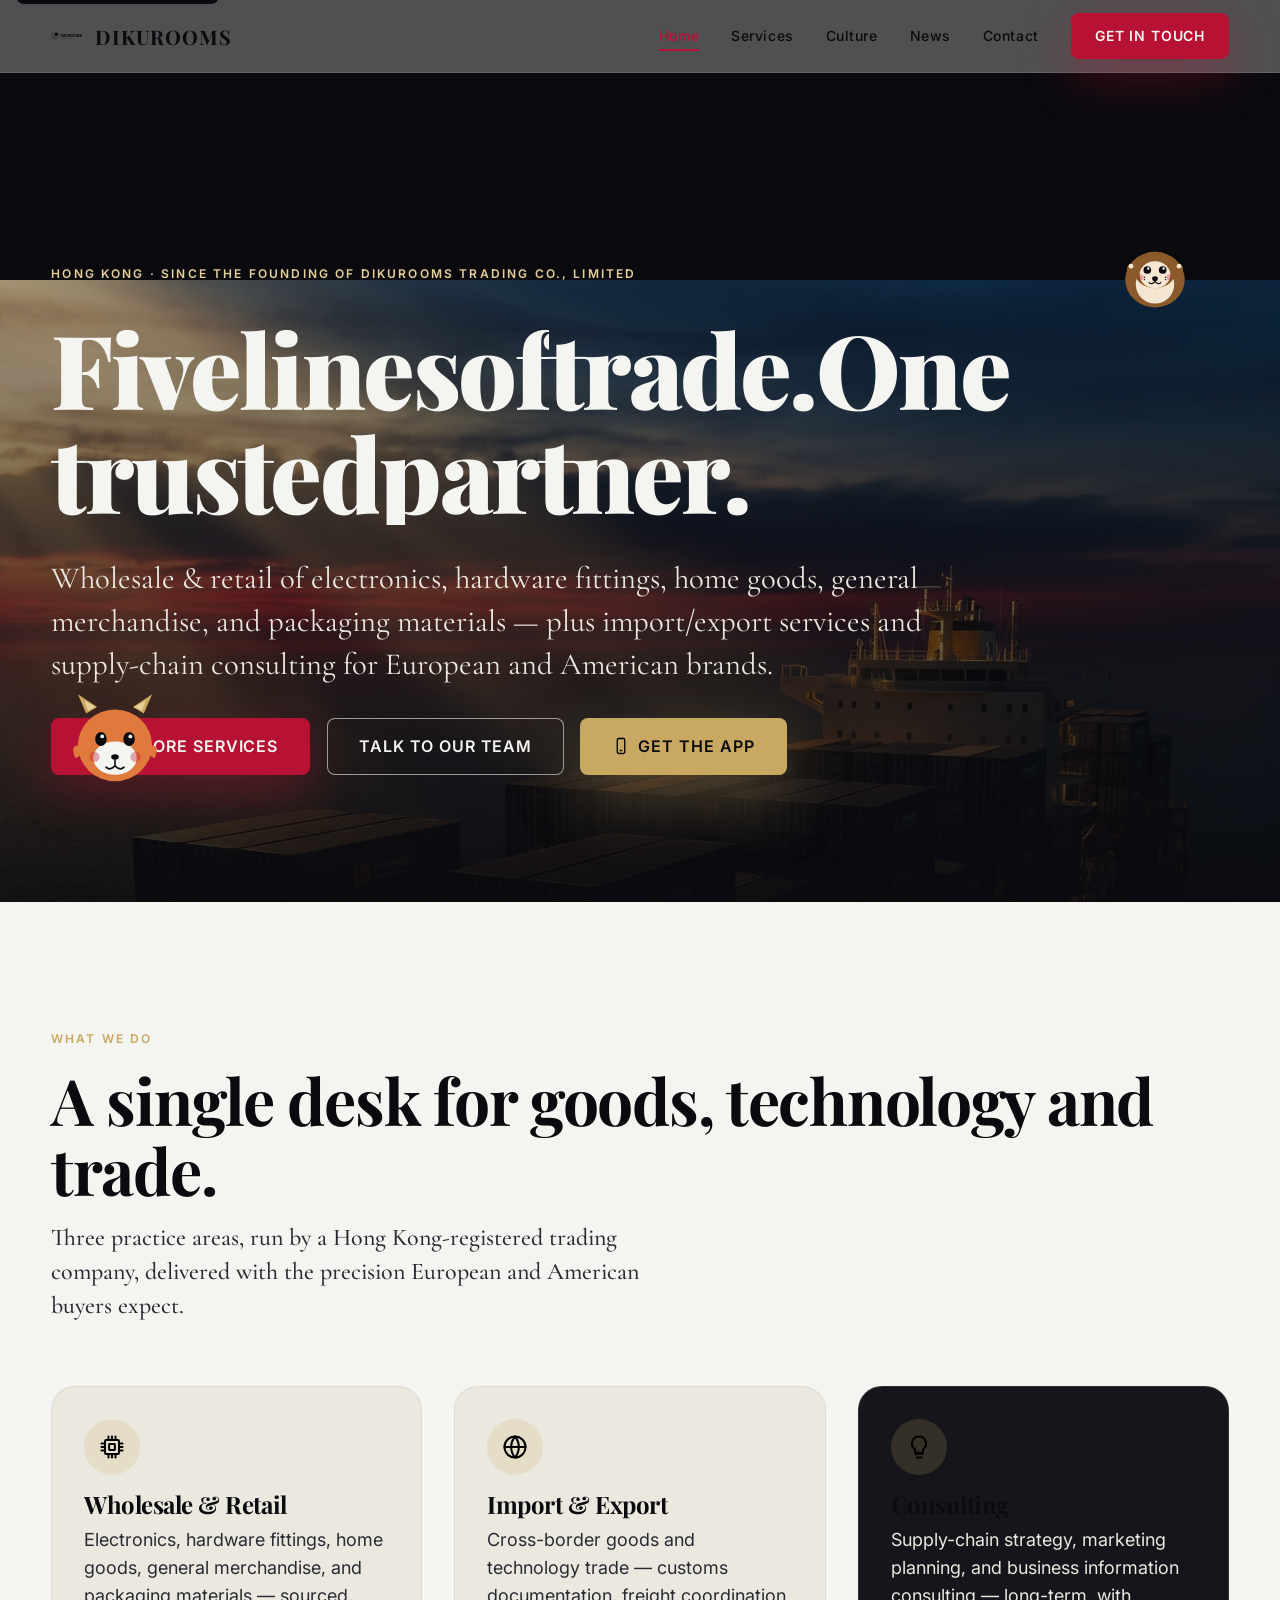
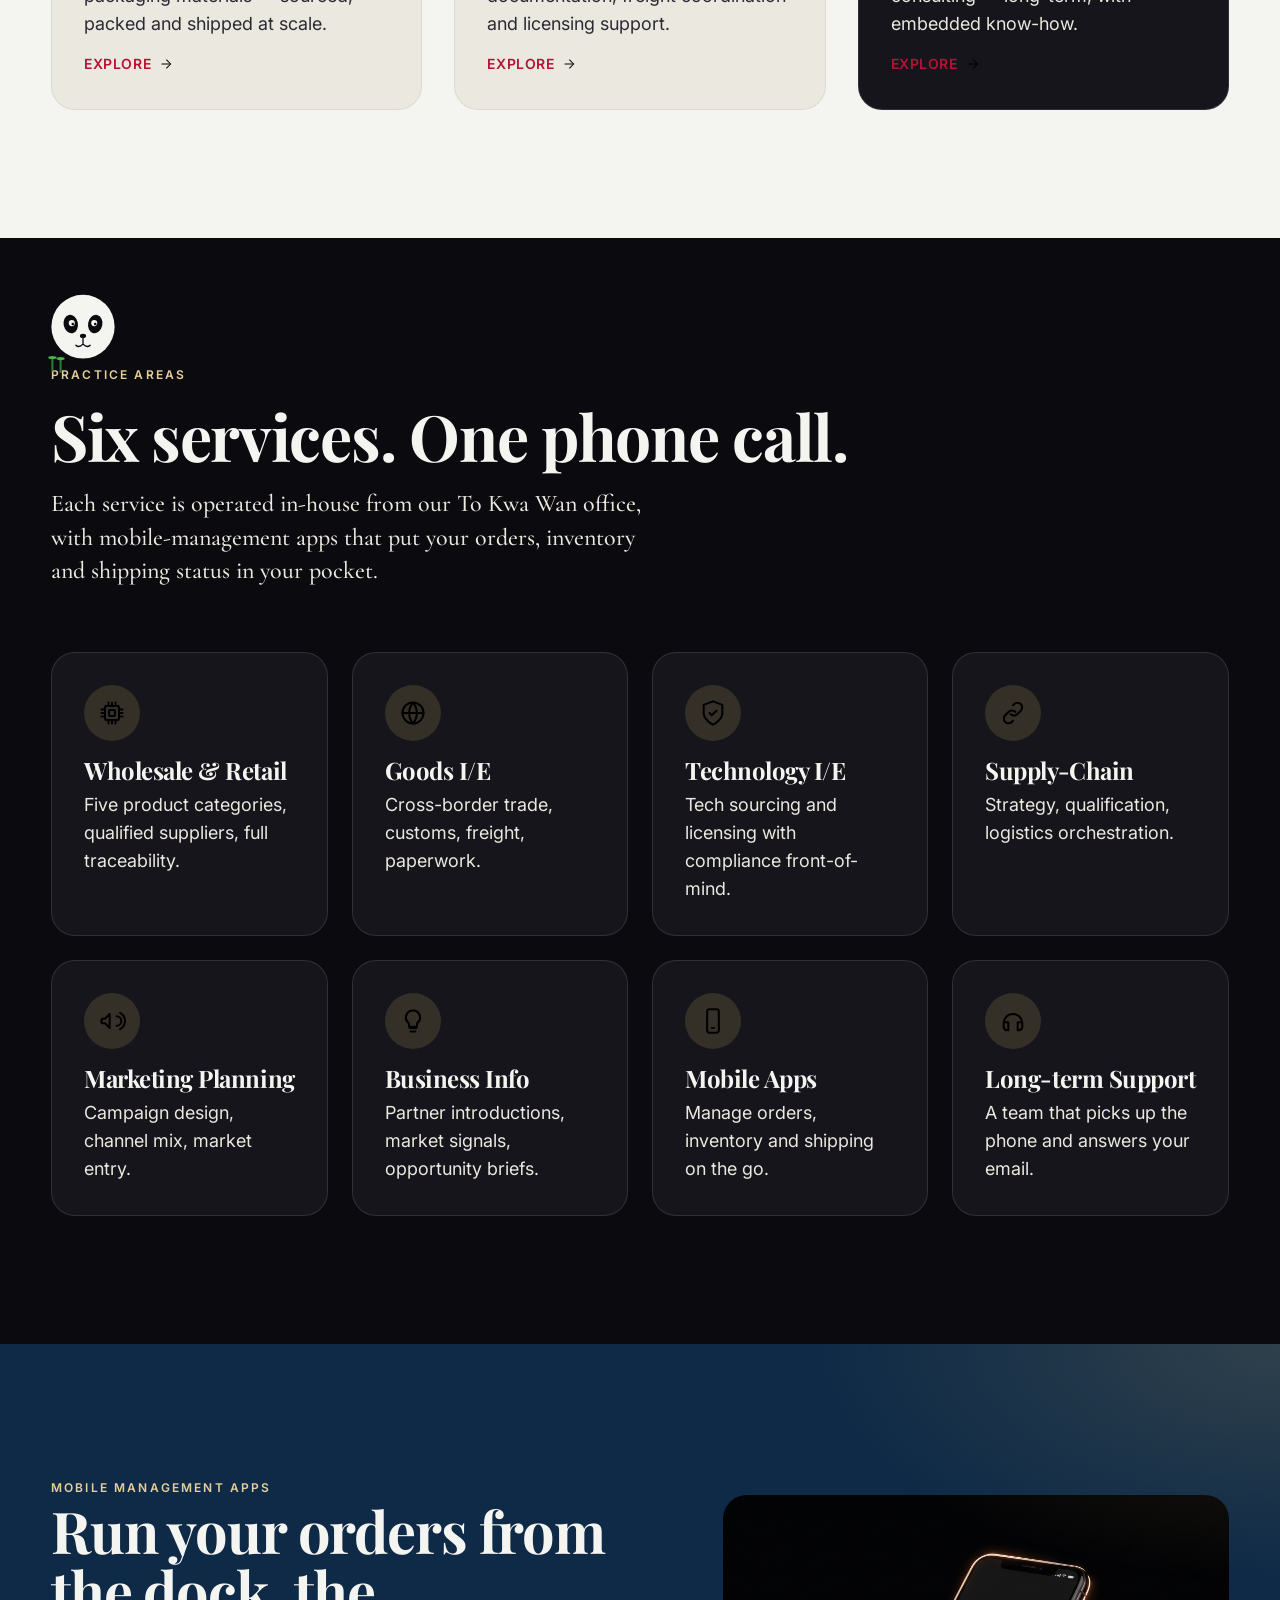
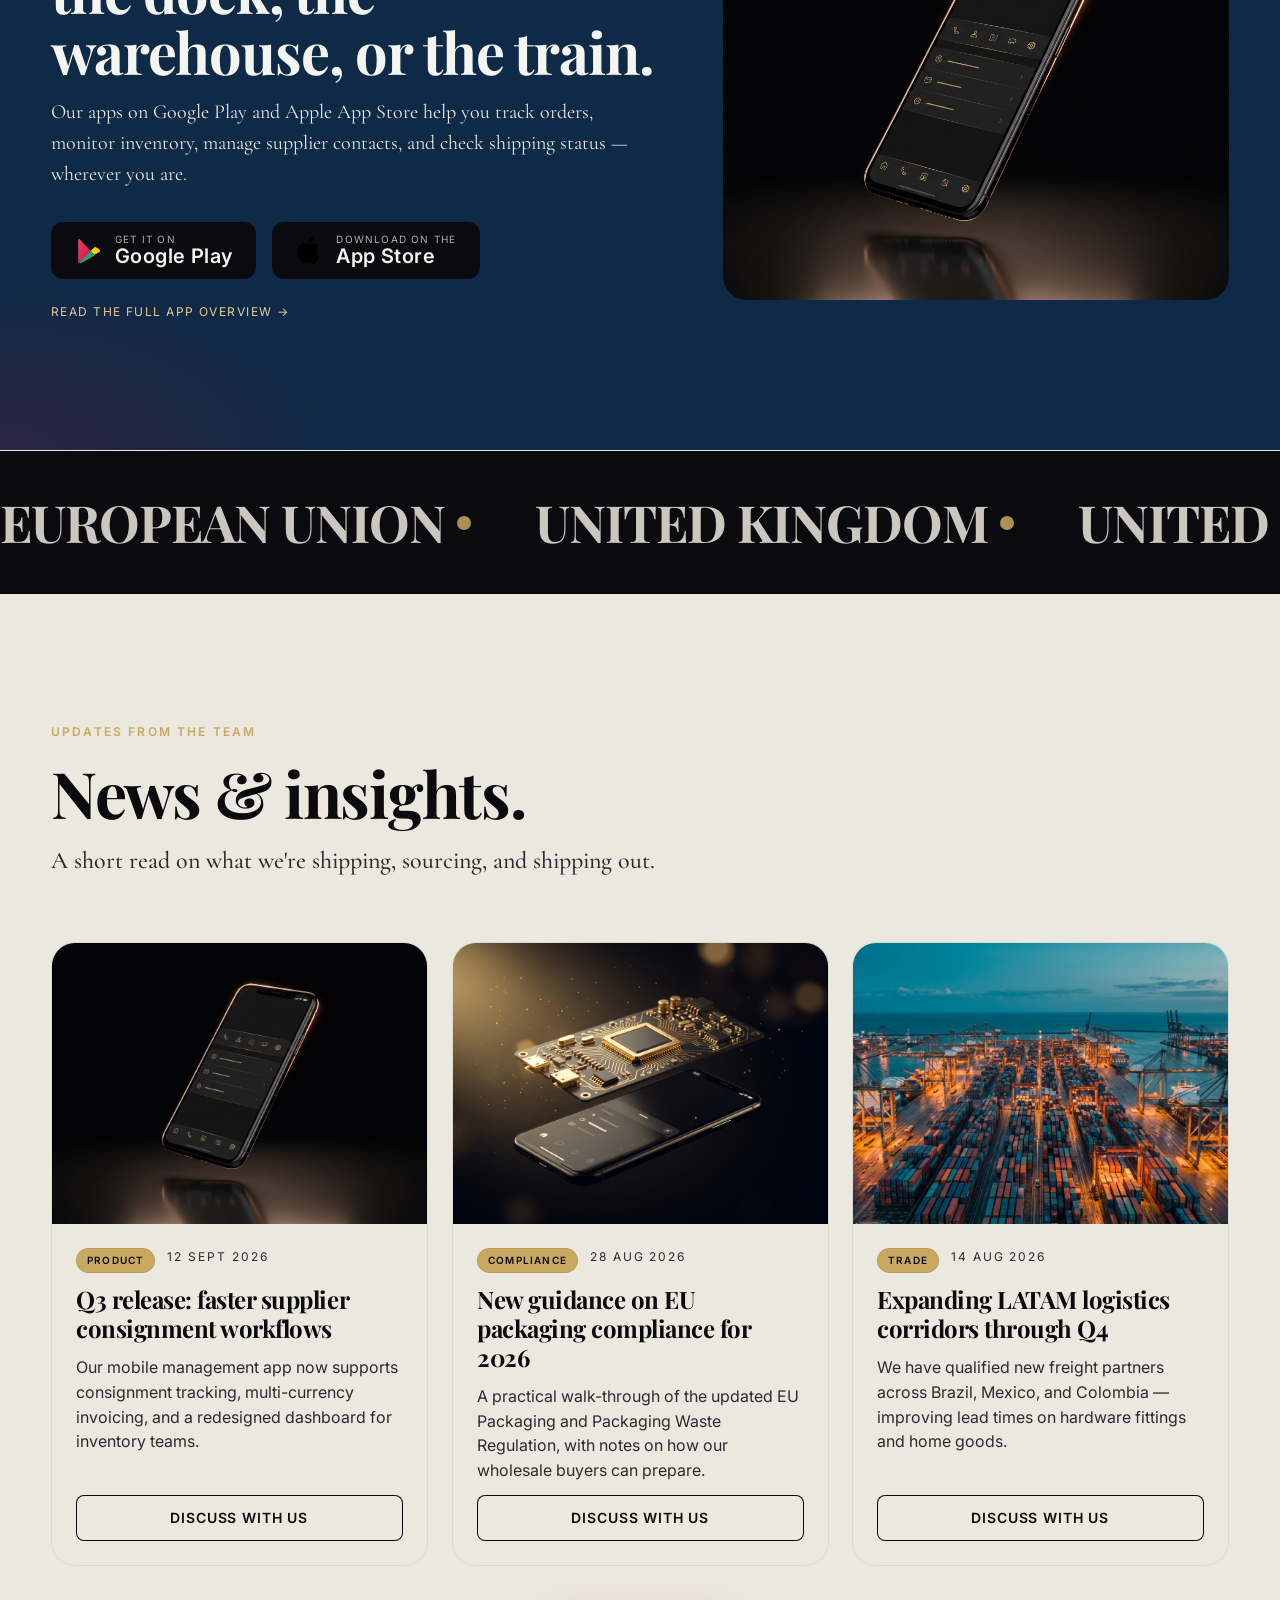
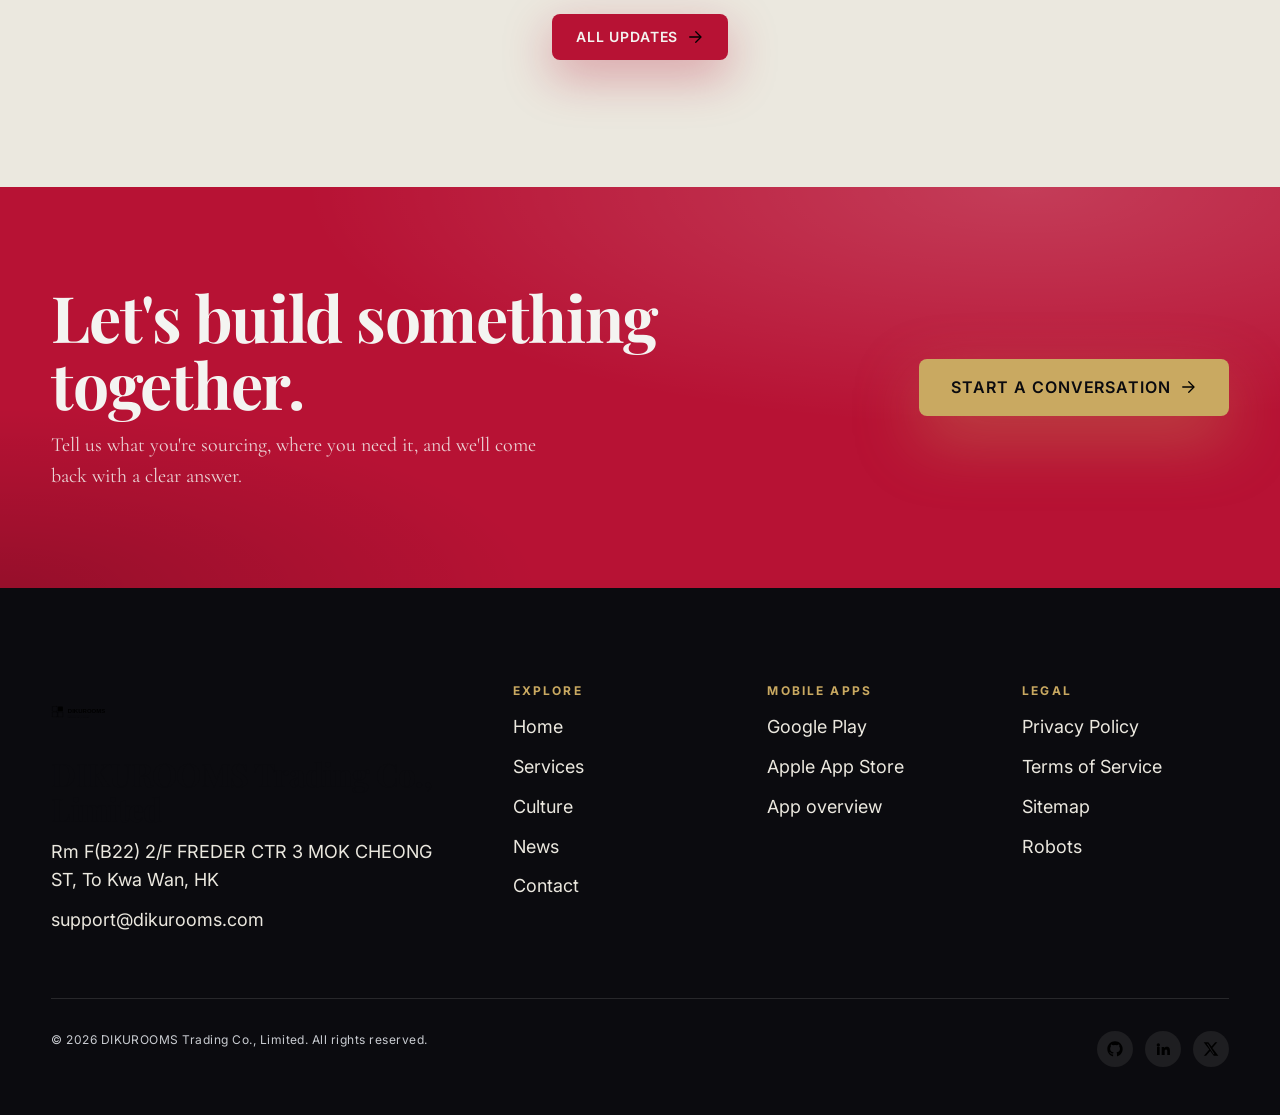
<file: index.html>
<!doctype html>
<html lang="en">
<head>
<meta charset="utf-8" />
<meta name="viewport" content="width=device-width, initial-scale=1, viewport-fit=cover" />
<meta name="theme-color" content="#0B0B0F" />
<meta name="color-scheme" content="light dark" />

<title>DIKUROOMS Trading — Wholesale, Import/Export &amp; Supply-Chain Partner</title>
<meta name="description" content="DIKUROOMS Trading Co., Limited — Hong Kong-registered wholesale, import/export, supply-chain consulting and mobile-management apps for European and American markets." />
<meta name="robots" content="index,follow,max-image-preview:large" />
<link rel="canonical" href="https://dikurooms.com/" />

<!-- OpenGraph -->
<meta property="og:type" content="website" />
<meta property="og:site_name" content="DIKUROOMS Trading" />
<meta property="og:title" content="DIKUROOMS Trading — Wholesale, Import/Export &amp; Supply-Chain Partner" />
<meta property="og:description" content="Hong Kong-registered wholesale, import/export, supply-chain consulting and mobile-management apps for European and American markets." />
<meta property="og:url" content="https://dikurooms.com/" />
<meta property="og:image" content="https://dikurooms.com/images/og/og-cover.png" />
<meta property="og:image:width" content="1200" />
<meta property="og:image:height" content="630" />
<meta property="og:locale" content="en_US" />

<!-- Twitter -->
<meta name="twitter:card" content="summary_large_image" />
<meta name="twitter:title" content="DIKUROOMS Trading — Wholesale, Import/Export &amp; Supply-Chain Partner" />
<meta name="twitter:description" content="Hong Kong-registered wholesale, import/export, supply-chain consulting and mobile-management apps for European and American markets." />
<meta name="twitter:image" content="https://dikurooms.com/images/og/og-cover.png" />

<link rel="icon" type="image/svg+xml" href="/images/logo/favicon.svg" />
<link rel="apple-touch-icon" href="/images/logo/favicon.svg" />
<link rel="preconnect" href="https://fonts.googleapis.com" />
<link rel="preconnect" href="https://fonts.gstatic.com" crossorigin />
<link rel="preload" as="image" href="/images/hero/home-hero.png" fetchpriority="high" />
<link rel="stylesheet" href="https://fonts.googleapis.com/css2?family=Playfair+Display:wght@400;700;900&family=Cormorant+Garamond:wght@500;600&family=Inter:wght@300;400;500;700&family=JetBrains+Mono:wght@400;600&display=swap" />
<link rel="stylesheet" href="/css/styles.css" />

<!-- JSON-LD: Organization + WebSite -->
<script type="application/ld+json">
{
  "@context": "https://schema.org",
  "@graph": [
    {
      "@type": "Organization",
      "@id": "https://dikurooms.com/#organization",
      "name": "DIKUROOMS Trading Co., Limited",
      "legalName": "DIKUROOMS Trading Co., Limited",
      "url": "https://dikurooms.com/",
      "logo": "https://dikurooms.com/images/logo/dikurooms-logo.svg",
      "email": "support@dikurooms.com",
      "description": "Wholesale and retail of electronics, hardware fittings, home goods, general merchandise, and packaging materials. Import/export of goods and technology. Supply-chain consulting, marketing planning, and business information consulting.",
      "address": {
        "@type": "PostalAddress",
        "streetAddress": "Rm F(B22) 2/F FREDER CTR 3 MOK CHEONG ST",
        "addressLocality": "To Kwa Wan",
        "addressRegion": "Kowloon",
        "addressCountry": "HK"
      },
      "sameAs": [
        "https://github.com/qumengyao683/dikurooms.com.git"
      ]
    },
    {
      "@type": "WebSite",
      "@id": "https://dikurooms.com/#website",
      "url": "https://dikurooms.com/",
      "name": "DIKUROOMS Trading",
      "publisher": { "@id": "https://dikurooms.com/#organization" },
      "inLanguage": "en"
    }
  ]
}
</script>
</head>
<body data-header="ink">
<div data-partial="header"></div>

<main id="main">

<!-- ============================================================ HERO -->
<section class="hero" aria-labelledby="hero-title">
  <div class="hero__bg parallax" data-parallax="0.25">
    <img src="/images/hero/home-hero.png" alt="" width="1920" height="1080" />
  </div>

  <img class="hero__mascot hero__mascot--tr" src="/images/animals/otter.svg" alt="" aria-hidden="true" width="96" height="96" />
  <img class="hero__mascot hero__mascot--bl" src="/images/animals/fox.svg" alt="" aria-hidden="true" width="128" height="128" />

  <div class="container">
    <div class="hero__inner">
      <span class="eyebrow eyebrow--bone">Hong Kong · Since the founding of DIKUROOMS Trading Co., Limited</span>
      <h1 id="hero-title" class="hero__title" data-split>Five lines of trade. One trusted partner.</h1>
      <p class="hero__sub">
        Wholesale &amp; retail of electronics, hardware fittings, home goods, general merchandise, and packaging materials — plus import/export services and supply-chain consulting for European and American brands.
      </p>
      <div class="hero__cta-row">
        <span class="magnetic" data-magnetic="40"><a class="btn btn--primary btn--lg btn--shimmer" href="/services.html">
          <img class="btn__icon" src="/images/icons/arrow.svg" alt="" width="18" height="18" />
          Explore services
        </a></span>
        <span class="magnetic" data-magnetic="40"><a class="btn btn--ghost btn--lg" href="/contact.html" style="color: var(--bone); box-shadow: inset 0 0 0 1px rgba(244,244,241,0.6);">
          Talk to our team
        </a></span>
        <span class="magnetic" data-magnetic="40"><a class="btn btn--gold btn--lg" href="/services.html#mobile-apps">
          <img class="btn__icon" src="/images/icons/mobile-app.svg" alt="" width="18" height="18" />
          Get the app
        </a></span>
      </div>
    </div>
  </div>
</section>

<!-- ============================================================ VALUE PROPS -->
<section class="section" aria-labelledby="value-title">
  <div class="container">
    <div class="section-title reveal">
      <span class="eyebrow">What we do</span>
      <h2 id="value-title" class="display-3">A single desk for goods, technology and trade.</h2>
      <p class="lede section-title__lede">
        Three practice areas, run by a Hong Kong-registered trading company, delivered with the precision European and American buyers expect.
      </p>
    </div>

    <div class="value-grid reveal-stagger">
      <article class="card">
        <span class="card__icon"><img src="/images/icons/electronics.svg" alt="" width="28" height="28" /></span>
        <h3 class="card__title">Wholesale &amp; Retail</h3>
        <p class="card__body">Electronics, hardware fittings, home goods, general merchandise, and packaging materials — sourced, packed and shipped at scale.</p>
        <a class="card__link" href="/services.html#wholesale-retail">Explore <img src="/images/icons/arrow.svg" alt="" width="14" height="14" /></a>
      </article>
      <article class="card">
        <span class="card__icon"><img src="/images/icons/globe.svg" alt="" width="28" height="28" /></span>
        <h3 class="card__title">Import &amp; Export</h3>
        <p class="card__body">Cross-border goods and technology trade — customs documentation, freight coordination and licensing support.</p>
        <a class="card__link" href="/services.html#import-export-goods">Explore <img src="/images/icons/arrow.svg" alt="" width="14" height="14" /></a>
      </article>
      <article class="card card--ink">
        <span class="card__icon"><img src="/images/icons/consulting.svg" alt="" width="28" height="28" /></span>
        <h3 class="card__title">Consulting</h3>
        <p class="card__body">Supply-chain strategy, marketing planning, and business information consulting — long-term, with embedded know-how.</p>
        <a class="card__link" href="/services.html#supply-chain-consulting">Explore <img src="/images/icons/arrow.svg" alt="" width="14" height="14" /></a>
      </article>
    </div>
  </div>
</section>

<!-- ============================================================ SERVICES TEASER -->
<section class="section section--ink" aria-labelledby="services-title">
  <div class="accent-mascot accent-mascot--tl" aria-hidden="true">
    <img src="/images/animals/panda.svg" alt="" width="80" height="80" />
  </div>
  <div class="container">
    <div class="section-title reveal">
      <span class="eyebrow eyebrow--bone">Practice areas</span>
      <h2 id="services-title" class="display-3">Six services. One phone call.</h2>
      <p class="lede lede--bone section-title__lede">
        Each service is operated in-house from our To Kwa Wan office, with mobile-management apps that put your orders, inventory and shipping status in your pocket.
      </p>
    </div>

    <div class="service-grid reveal-stagger">
      <article class="card card--ink">
        <span class="card__icon"><img src="/images/icons/electronics.svg" alt="" width="28" height="28" /></span>
        <h3 class="card__title">Wholesale &amp; Retail</h3>
        <p class="card__body">Five product categories, qualified suppliers, full traceability.</p>
      </article>
      <article class="card card--ink">
        <span class="card__icon"><img src="/images/icons/globe.svg" alt="" width="28" height="28" /></span>
        <h3 class="card__title">Goods I/E</h3>
        <p class="card__body">Cross-border trade, customs, freight, paperwork.</p>
      </article>
      <article class="card card--ink">
        <span class="card__icon"><img src="/images/icons/shield.svg" alt="" width="28" height="28" /></span>
        <h3 class="card__title">Technology I/E</h3>
        <p class="card__body">Tech sourcing and licensing with compliance front-of-mind.</p>
      </article>
      <article class="card card--ink">
        <span class="card__icon"><img src="/images/icons/supply-chain.svg" alt="" width="28" height="28" /></span>
        <h3 class="card__title">Supply-Chain</h3>
        <p class="card__body">Strategy, qualification, logistics orchestration.</p>
      </article>
      <article class="card card--ink">
        <span class="card__icon"><img src="/images/icons/marketing.svg" alt="" width="28" height="28" /></span>
        <h3 class="card__title">Marketing Planning</h3>
        <p class="card__body">Campaign design, channel mix, market entry.</p>
      </article>
      <article class="card card--ink">
        <span class="card__icon"><img src="/images/icons/consulting.svg" alt="" width="28" height="28" /></span>
        <h3 class="card__title">Business Info</h3>
        <p class="card__body">Partner introductions, market signals, opportunity briefs.</p>
      </article>
      <article class="card card--ink">
        <span class="card__icon"><img src="/images/icons/mobile-app.svg" alt="" width="28" height="28" /></span>
        <h3 class="card__title">Mobile Apps</h3>
        <p class="card__body">Manage orders, inventory and shipping on the go.</p>
      </article>
      <article class="card card--ink">
        <span class="card__icon"><img src="/images/icons/support.svg" alt="" width="28" height="28" /></span>
        <h3 class="card__title">Long-term Support</h3>
        <p class="card__body">A team that picks up the phone and answers your email.</p>
      </article>
    </div>
  </div>
</section>

<!-- ============================================================ APPS BAND -->
<section class="section apps-band" aria-labelledby="apps-title" data-particles="22">
  <div class="container">
    <div class="apps-band__inner">
      <div class="reveal">
        <span class="eyebrow eyebrow--bone">Mobile Management Apps</span>
        <h2 id="apps-title" class="apps-band__title">Run your orders from the dock, the warehouse, or the train.</h2>
        <p class="apps-band__sub">
          Our apps on Google Play and Apple App Store help you track orders, monitor inventory, manage supplier contacts, and check shipping status — wherever you are.
        </p>
        <div class="apps-band__store-row">
          <span class="magnetic" data-magnetic="32"><a class="app-store" href="https://play.google.com/store/apps/dev?id=dikurooms" rel="noopener" target="_blank">
            <img class="app-store__icon" src="/images/icons/google-play.svg" alt="" width="28" height="28" />
            <span class="app-store__text">
              <span class="app-store__small">Get it on</span>
              <span class="app-store__big">Google Play</span>
            </span>
          </a></span>
          <span class="magnetic" data-magnetic="32"><a class="app-store" href="https://apps.apple.com/app/id-dikurooms" rel="noopener" target="_blank">
            <img class="app-store__icon" src="/images/icons/app-store.svg" alt="" width="28" height="28" />
            <span class="app-store__text">
              <span class="app-store__small">Download on the</span>
              <span class="app-store__big">App Store</span>
            </span>
          </a></span>
        </div>
        <p class="muted-bone" style="margin-top: var(--s-24); font-size: var(--fs-12); letter-spacing: 0.12em; text-transform: uppercase;">
          <a href="/services.html#mobile-apps" style="color: var(--gold-soft);">Read the full app overview →</a>
        </p>
      </div>
      <div class="apps-band__visual reveal">
        <img src="/images/sections/mobile-app.png" alt="DIKUROOMS mobile management app dashboard" />
      </div>
    </div>
  </div>
</section>

<!-- ============================================================ MARKETS MARQUEE -->
<section class="marquee marquee--ink" aria-label="Markets served">
  <div class="marquee__track">
    <span class="marquee__item">European Union<span class="dot"></span></span>
    <span class="marquee__item">United Kingdom<span class="dot"></span></span>
    <span class="marquee__item">United States<span class="dot"></span></span>
    <span class="marquee__item">LATAM<span class="dot"></span></span>
    <span class="marquee__item">APAC<span class="dot"></span></span>
    <span class="marquee__item">Middle East<span class="dot"></span></span>
    <span class="marquee__item">Africa<span class="dot"></span></span>
    <span class="marquee__item">Australia &amp; NZ<span class="dot"></span></span>
    <span class="marquee__item">Canada<span class="dot"></span></span>
    <!-- duplicate for seamless loop -->
    <span class="marquee__item">European Union<span class="dot"></span></span>
    <span class="marquee__item">United Kingdom<span class="dot"></span></span>
    <span class="marquee__item">United States<span class="dot"></span></span>
    <span class="marquee__item">LATAM<span class="dot"></span></span>
    <span class="marquee__item">APAC<span class="dot"></span></span>
    <span class="marquee__item">Middle East<span class="dot"></span></span>
    <span class="marquee__item">Africa<span class="dot"></span></span>
    <span class="marquee__item">Australia &amp; NZ<span class="dot"></span></span>
    <span class="marquee__item">Canada<span class="dot"></span></span>
  </div>
</section>

<!-- ============================================================ NEWS STRIP -->
<section class="section section--cream" aria-labelledby="news-title">
  <div class="container">
    <div class="section-title reveal">
      <span class="eyebrow">Updates from the team</span>
      <h2 id="news-title" class="display-3">News &amp; insights.</h2>
      <p class="lede section-title__lede">A short read on what we're shipping, sourcing, and shipping out.</p>
    </div>

    <div id="news-strip" class="news-grid reveal-stagger"></div>

    <div class="center" style="margin-top: var(--s-48);">
      <a class="btn btn--primary btn--shimmer" href="/news.html">
        All updates
        <img class="btn__icon" src="/images/icons/arrow.svg" alt="" width="18" height="18" />
      </a>
    </div>
  </div>
</section>

<!-- ============================================================ CTA BAND -->
<section class="cta-band" aria-labelledby="cta-title">
  <div class="container">
    <div class="cta-band__inner">
      <div>
        <h2 id="cta-title" class="cta-band__title">Let's build something together.</h2>
        <p class="cta-band__sub">Tell us what you're sourcing, where you need it, and we'll come back with a clear answer.</p>
      </div>
      <span class="magnetic" data-magnetic="40">
        <a class="btn btn--gold btn--lg" href="/contact.html">
          Start a conversation
          <img class="btn__icon" src="/images/icons/arrow.svg" alt="" width="18" height="18" />
        </a>
      </span>
    </div>
  </div>
</section>

</main>

<div data-partial="footer"></div>

<script src="/js/partials.js" defer></script>
<script src="/js/animations.js" defer></script>
<script src="/js/news.js" defer></script>
</body>
</html>
</file>
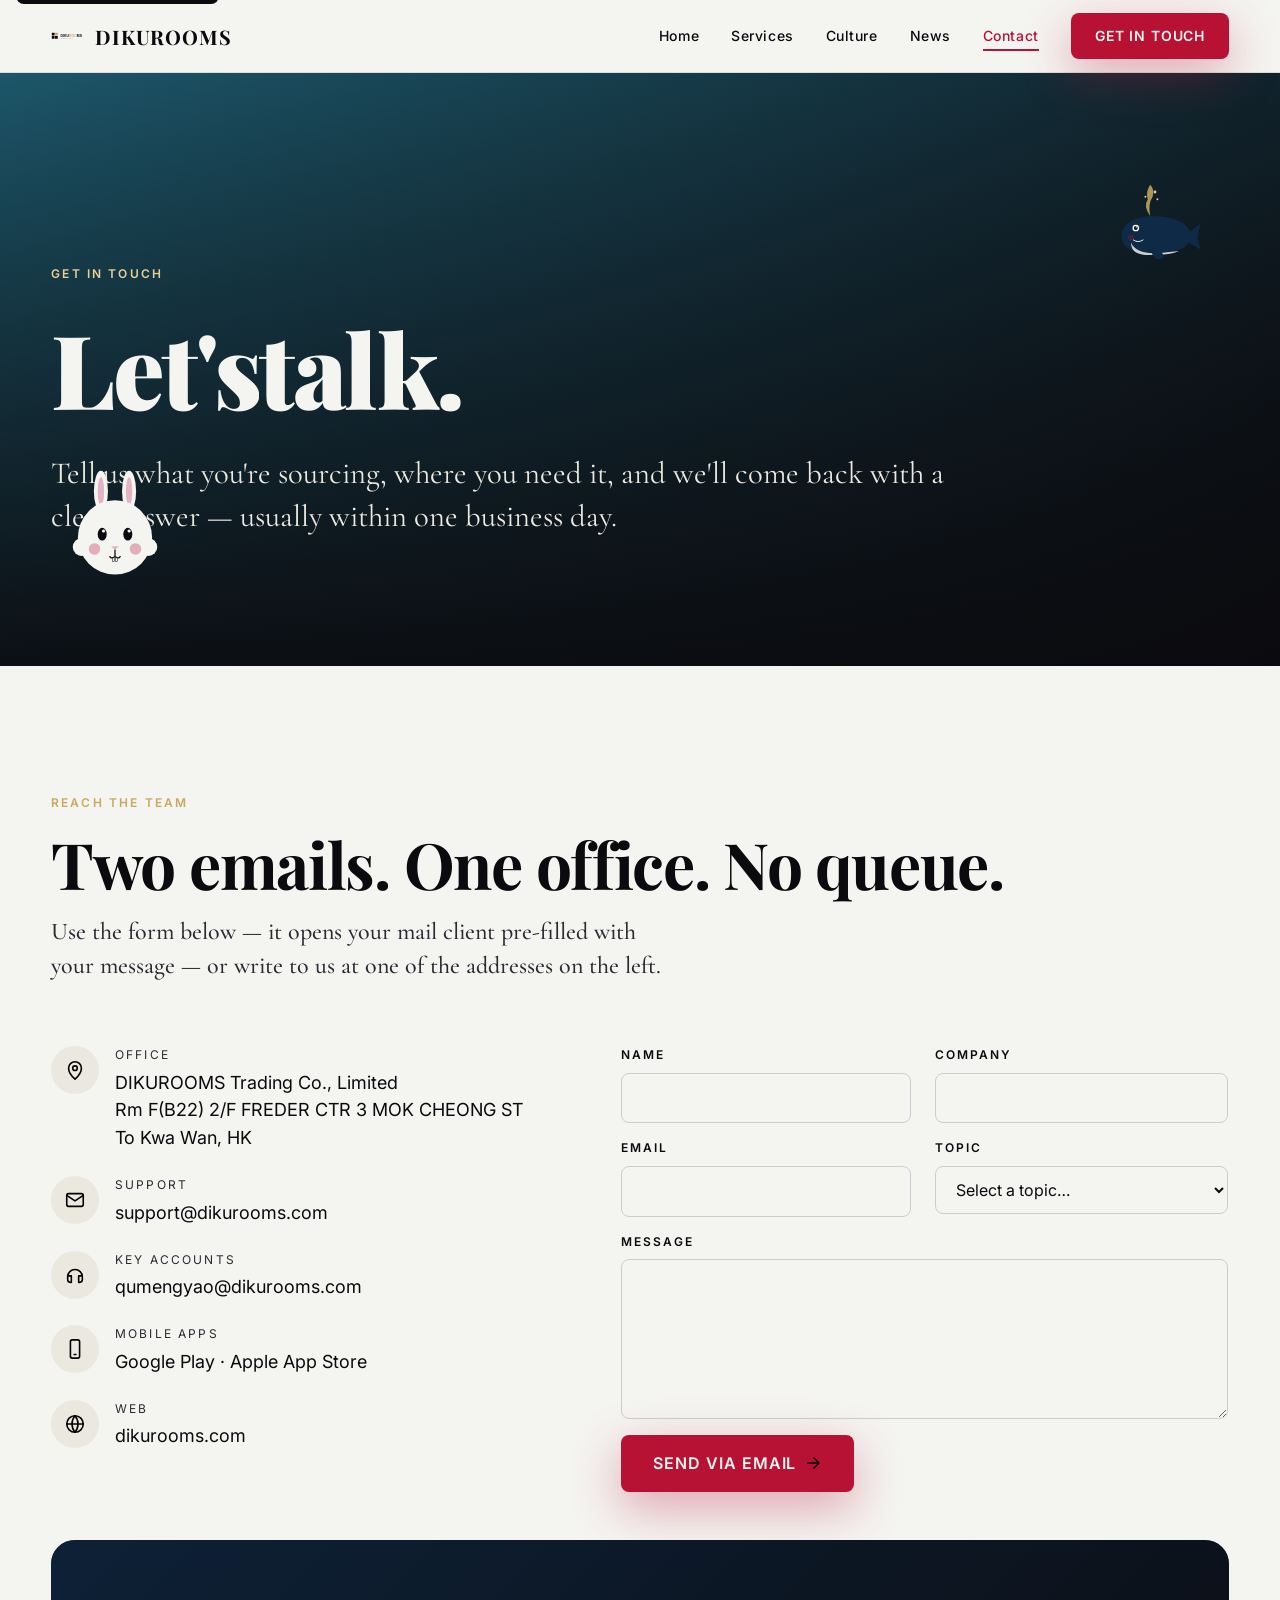
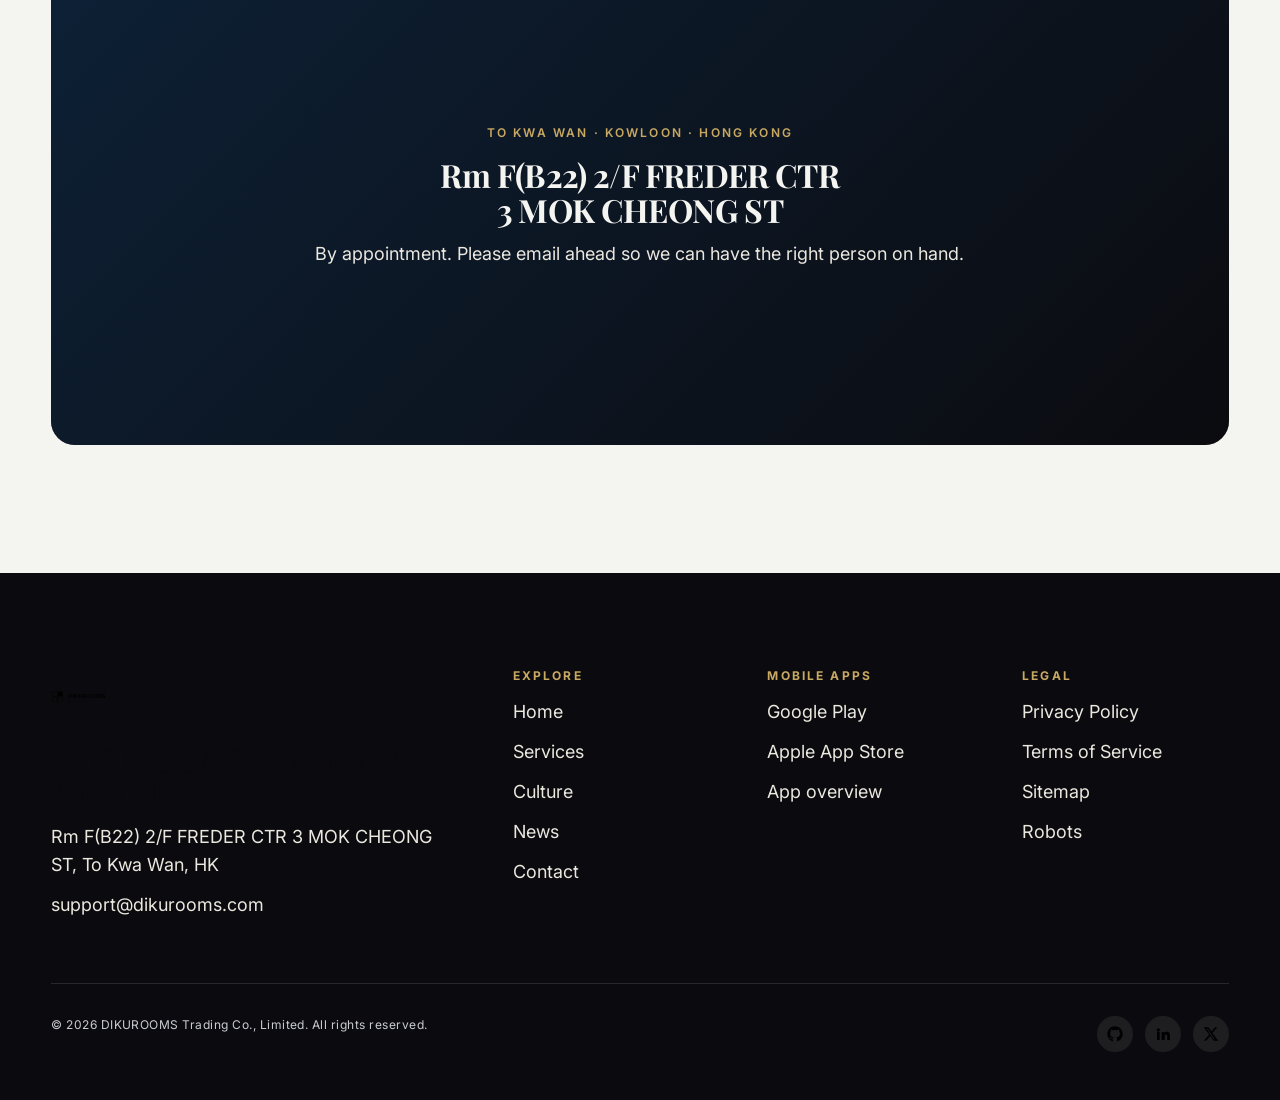
<file: contact.html>
<!doctype html>
<html lang="en">
<head>
<meta charset="utf-8" />
<meta name="viewport" content="width=device-width, initial-scale=1, viewport-fit=cover" />
<meta name="theme-color" content="#0B0B0F" />
<meta name="color-scheme" content="light dark" />

<title>Contact — DIKUROOMS Trading Co., Limited</title>
<meta name="description" content="Contact DIKUROOMS Trading — Hong Kong office in To Kwa Wan. Email support@dikurooms.com or our key-accounts desk at qumengyao@dikurooms.com." />
<meta name="robots" content="index,follow,max-image-preview:large" />
<link rel="canonical" href="https://dikurooms.com/contact.html" />

<meta property="og:type" content="article" />
<meta property="og:site_name" content="DIKUROOMS Trading" />
<meta property="og:title" content="Contact — DIKUROOMS Trading Co., Limited" />
<meta property="og:description" content="Contact DIKUROOMS Trading — Hong Kong office in To Kwa Wan." />
<meta property="og:url" content="https://dikurooms.com/contact.html" />
<meta property="og:image" content="https://dikurooms.com/images/og/og-cover.png" />
<meta property="og:locale" content="en_US" />

<meta name="twitter:card" content="summary_large_image" />
<meta name="twitter:title" content="Contact — DIKUROOMS Trading Co., Limited" />
<meta name="twitter:description" content="Contact DIKUROOMS Trading." />
<meta name="twitter:image" content="https://dikurooms.com/images/og/og-cover.png" />

<link rel="icon" type="image/svg+xml" href="/images/logo/favicon.svg" />
<link rel="apple-touch-icon" href="/images/logo/favicon.svg" />
<link rel="preconnect" href="https://fonts.googleapis.com" />
<link rel="preconnect" href="https://fonts.gstatic.com" crossorigin />
<link rel="stylesheet" href="https://fonts.googleapis.com/css2?family=Playfair+Display:wght@400;700;900&family=Cormorant+Garamond:wght@500;600&family=Inter:wght@300;400;500;700&family=JetBrains+Mono:wght@400;600&display=swap" />
<link rel="stylesheet" href="/css/styles.css" />

<script type="application/ld+json">
{
  "@context": "https://schema.org",
  "@graph": [
    {
      "@type": "Organization",
      "@id": "https://dikurooms.com/#organization",
      "name": "DIKUROOMS Trading Co., Limited",
      "url": "https://dikurooms.com/",
      "logo": "https://dikurooms.com/images/logo/dikurooms-logo.svg",
      "email": "support@dikurooms.com",
      "address": {
        "@type": "PostalAddress",
        "streetAddress": "Rm F(B22) 2/F FREDER CTR 3 MOK CHEONG ST",
        "addressLocality": "To Kwa Wan",
        "addressRegion": "Kowloon",
        "addressCountry": "HK"
      }
    },
    {
      "@type": "BreadcrumbList",
      "itemListElement": [
        { "@type": "ListItem", "position": 1, "name": "Home", "item": "https://dikurooms.com/" },
        { "@type": "ListItem", "position": 2, "name": "Contact", "item": "https://dikurooms.com/contact.html" }
      ]
    }
  ]
}
</script>
</head>
<body data-header="light">
<div data-partial="header"></div>

<main id="main">

<!-- HERO -->
<section class="hero hero--compact" aria-labelledby="hero-title" style="background: linear-gradient(135deg, var(--teal), var(--ink));">
  <img class="hero__mascot hero__mascot--tr" src="/images/animals/whale.svg" alt="" aria-hidden="true" width="96" height="96" />
  <img class="hero__mascot hero__mascot--bl" src="/images/animals/rabbit.svg" alt="" aria-hidden="true" width="128" height="128" />

  <div class="container">
    <div class="hero__inner">
      <span class="eyebrow eyebrow--bone">Get in touch</span>
      <h1 id="hero-title" class="hero__title" data-split>Let's talk.</h1>
      <p class="hero__sub">Tell us what you're sourcing, where you need it, and we'll come back with a clear answer — usually within one business day.</p>
    </div>
  </div>
</section>

<!-- CONTACT GRID -->
<section class="section" aria-labelledby="contact-title">
  <div class="container">
    <div class="section-title reveal">
      <span class="eyebrow">Reach the team</span>
      <h2 id="contact-title" class="display-3">Two emails. One office. No queue.</h2>
      <p class="lede section-title__lede">Use the form below — it opens your mail client pre-filled with your message — or write to us at one of the addresses on the left.</p>
    </div>

    <div class="contact-grid">
      <aside class="contact-info reveal">
        <div class="contact-info__row">
          <span class="contact-info__icon"><img src="/images/icons/location.svg" alt="" width="22" height="22" /></span>
          <div>
            <div class="contact-info__label">Office</div>
            <div class="contact-info__value">
              DIKUROOMS Trading Co., Limited<br />
              Rm F(B22) 2/F FREDER CTR 3 MOK CHEONG ST<br />
              To Kwa Wan, HK
            </div>
          </div>
        </div>

        <div class="contact-info__row">
          <span class="contact-info__icon"><img src="/images/icons/email.svg" alt="" width="22" height="22" /></span>
          <div>
            <div class="contact-info__label">Support</div>
            <div class="contact-info__value">
              <a href="mailto:support@dikurooms.com">support@dikurooms.com</a>
            </div>
          </div>
        </div>

        <div class="contact-info__row">
          <span class="contact-info__icon"><img src="/images/icons/support.svg" alt="" width="22" height="22" /></span>
          <div>
            <div class="contact-info__label">Key accounts</div>
            <div class="contact-info__value">
              <a href="mailto:qumengyao@dikurooms.com">qumengyao@dikurooms.com</a>
            </div>
          </div>
        </div>

        <div class="contact-info__row">
          <span class="contact-info__icon"><img src="/images/icons/mobile-app.svg" alt="" width="22" height="22" /></span>
          <div>
            <div class="contact-info__label">Mobile apps</div>
            <div class="contact-info__value">
              <a href="https://play.google.com/store/apps/dev?id=dikurooms" rel="noopener" target="_blank">Google Play</a> ·
              <a href="https://apps.apple.com/app/id-dikurooms" rel="noopener" target="_blank">Apple App Store</a>
            </div>
          </div>
        </div>

        <div class="contact-info__row">
          <span class="contact-info__icon"><img src="/images/icons/globe.svg" alt="" width="22" height="22" /></span>
          <div>
            <div class="contact-info__label">Web</div>
            <div class="contact-info__value">
              <a href="https://dikurooms.com">dikurooms.com</a>
            </div>
          </div>
        </div>
      </aside>

      <form class="form reveal" data-contact-form novalidate aria-label="Contact form">
        <div class="form__field">
          <label class="form__label" for="cf-name">Name</label>
          <input class="form__input" id="cf-name" name="name" type="text" required autocomplete="name" data-label="Name" />
          <span class="form__error"></span>
        </div>
        <div class="form__field">
          <label class="form__label" for="cf-company">Company</label>
          <input class="form__input" id="cf-company" name="company" type="text" autocomplete="organization" data-label="Company" />
          <span class="form__error"></span>
        </div>
        <div class="form__field">
          <label class="form__label" for="cf-email">Email</label>
          <input class="form__input" id="cf-email" name="email" type="email" required autocomplete="email" data-label="Email" />
          <span class="form__error"></span>
        </div>
        <div class="form__field">
          <label class="form__label" for="cf-topic">Topic</label>
          <select class="form__select" id="cf-topic" name="topic" data-label="Topic">
            <option value="">Select a topic…</option>
            <option value="Wholesale &amp; Retail">Wholesale &amp; Retail</option>
            <option value="Import/Export of Goods">Import/Export of Goods</option>
            <option value="Import/Export of Technology">Import/Export of Technology</option>
            <option value="Supply-Chain Consulting">Supply-Chain Consulting</option>
            <option value="Marketing Planning">Marketing Planning</option>
            <option value="Business Information Consulting">Business Information Consulting</option>
            <option value="Mobile Apps">Mobile Apps</option>
            <option value="Other">Other</option>
          </select>
          <span class="form__error"></span>
        </div>
        <div class="form__field form__field--full">
          <label class="form__label" for="cf-message">Message</label>
          <textarea class="form__textarea" id="cf-message" name="message" required minlength="10" data-label="Message"></textarea>
          <span class="form__error"></span>
        </div>
        <div class="form__status" role="status" aria-live="polite"></div>
        <div class="form__submit">
          <span class="magnetic" data-magnetic="40">
            <button class="btn btn--primary btn--lg btn--shimmer" type="submit">
              Send via email
              <img class="btn__icon" src="/images/icons/arrow.svg" alt="" width="18" height="18" />
            </button>
          </span>
        </div>
      </form>
    </div>

    <div class="map-card reveal" aria-label="Map of our office location">
      <div class="map-card__overlay">
        <div>
          <span class="eyebrow">To Kwa Wan · Kowloon · Hong Kong</span>
          <h3 style="color: var(--bone); font-family: var(--font-display); font-weight: 700; font-size: var(--fs-32); margin-top: var(--s-12);">
            Rm F(B22) 2/F FREDER CTR<br />3 MOK CHEONG ST
          </h3>
          <p>By appointment. Please email ahead so we can have the right person on hand.</p>
        </div>
      </div>
    </div>
  </div>
</section>

</main>

<div data-partial="footer"></div>

<script src="/js/partials.js" defer></script>
<script src="/js/animations.js" defer></script>
<script src="/js/contact.js" defer></script>
</body>
</html>
</file>
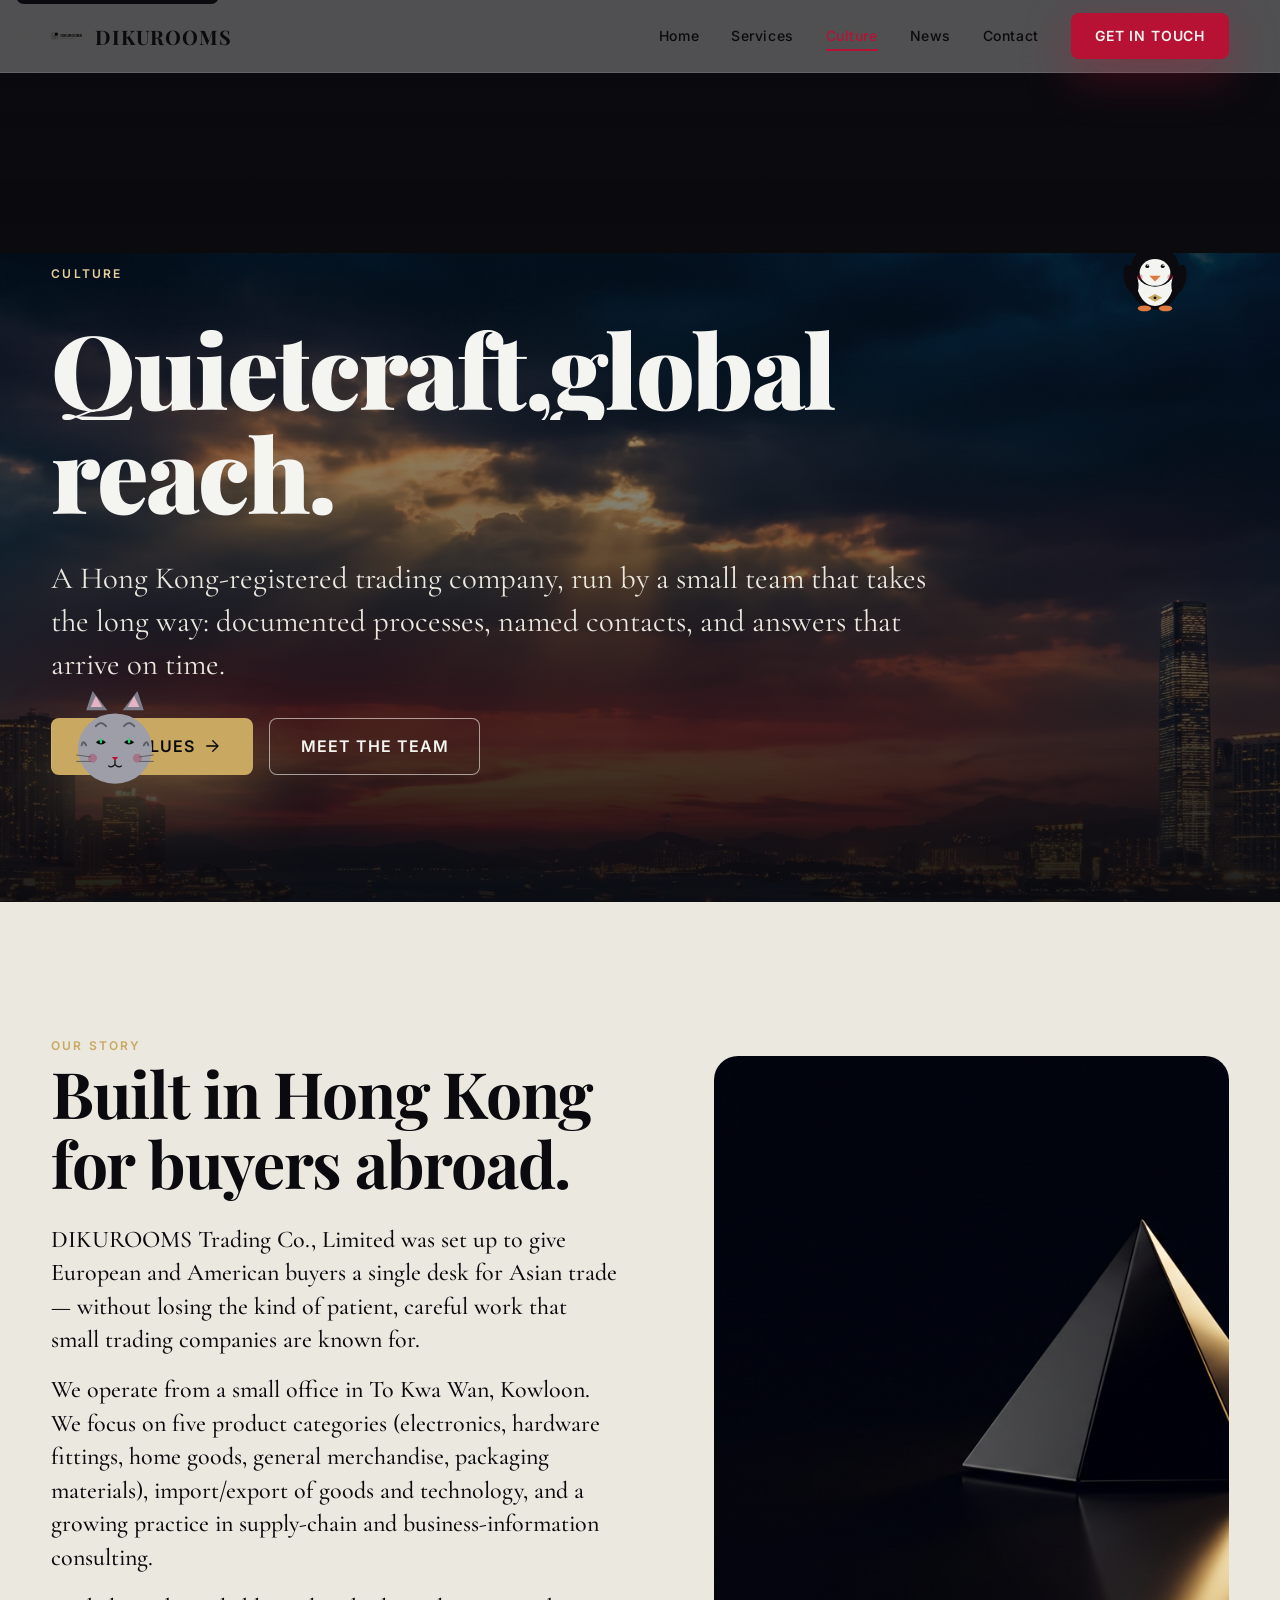
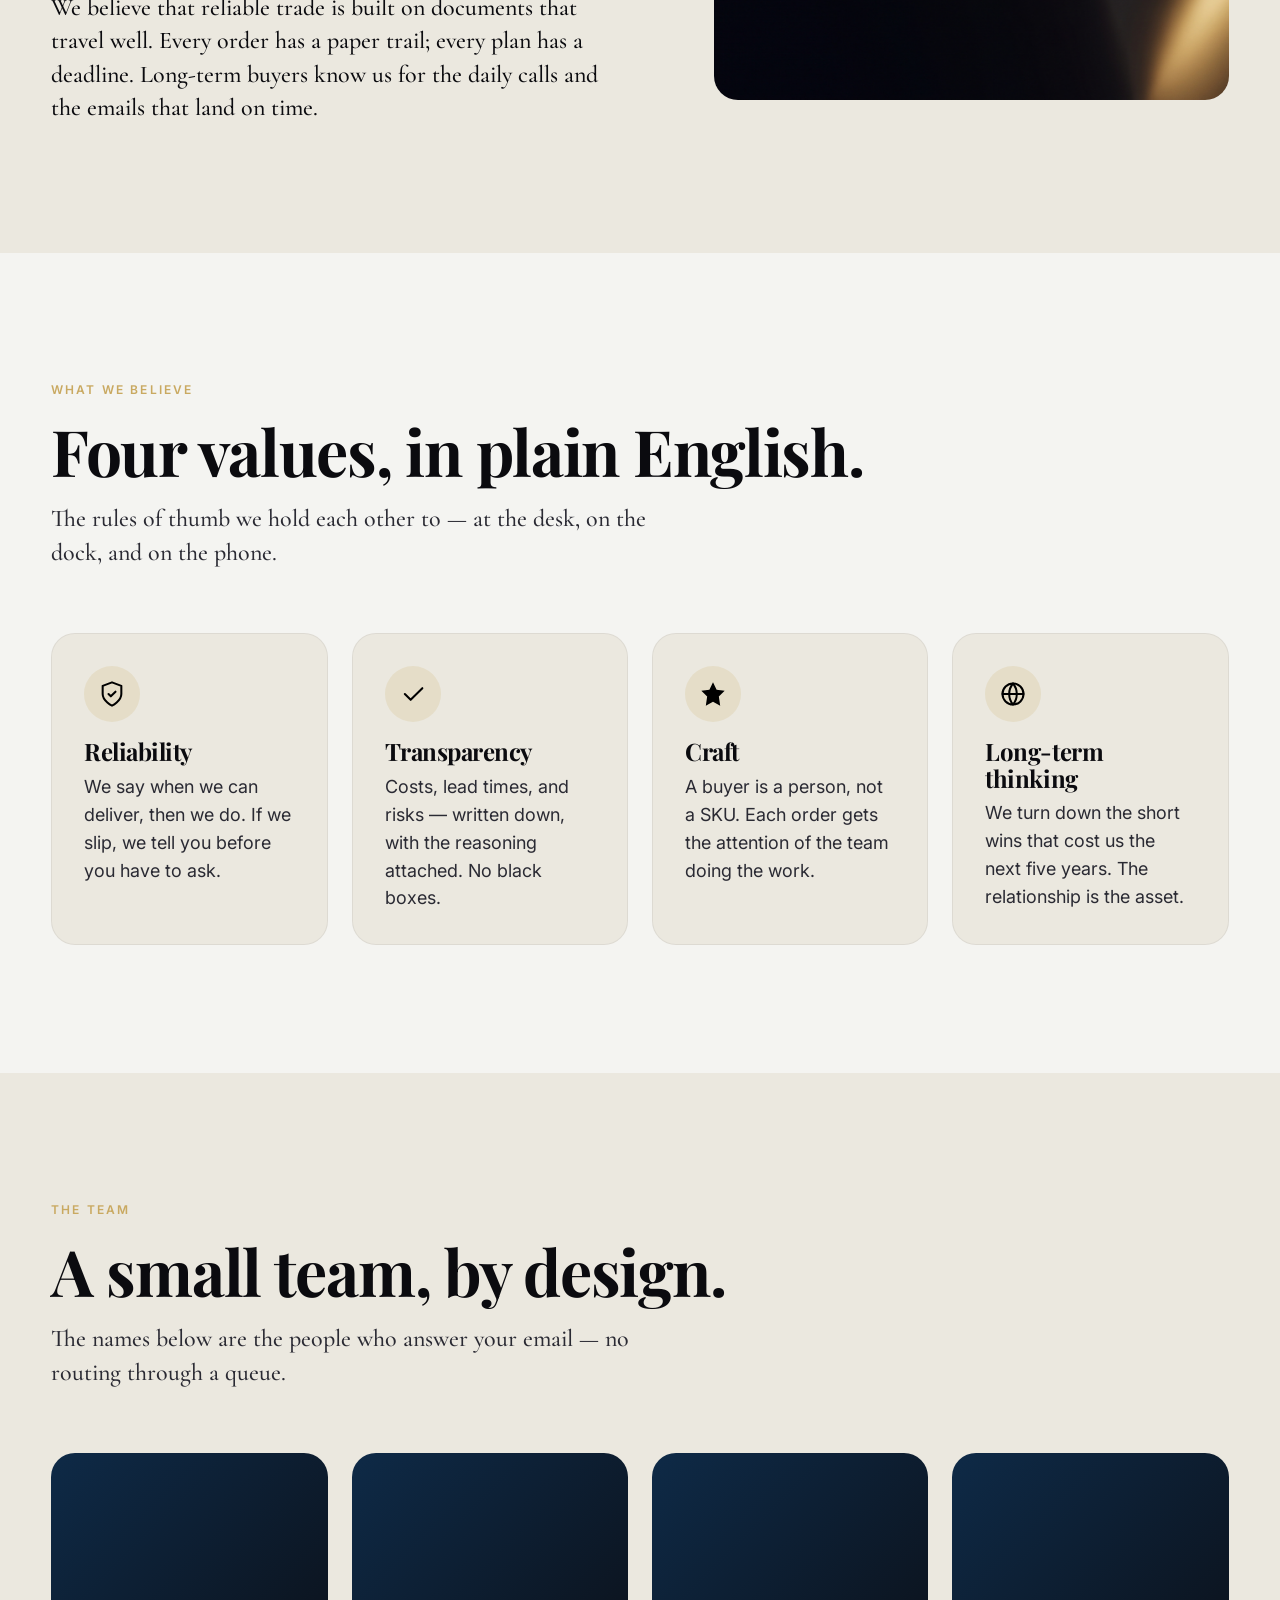
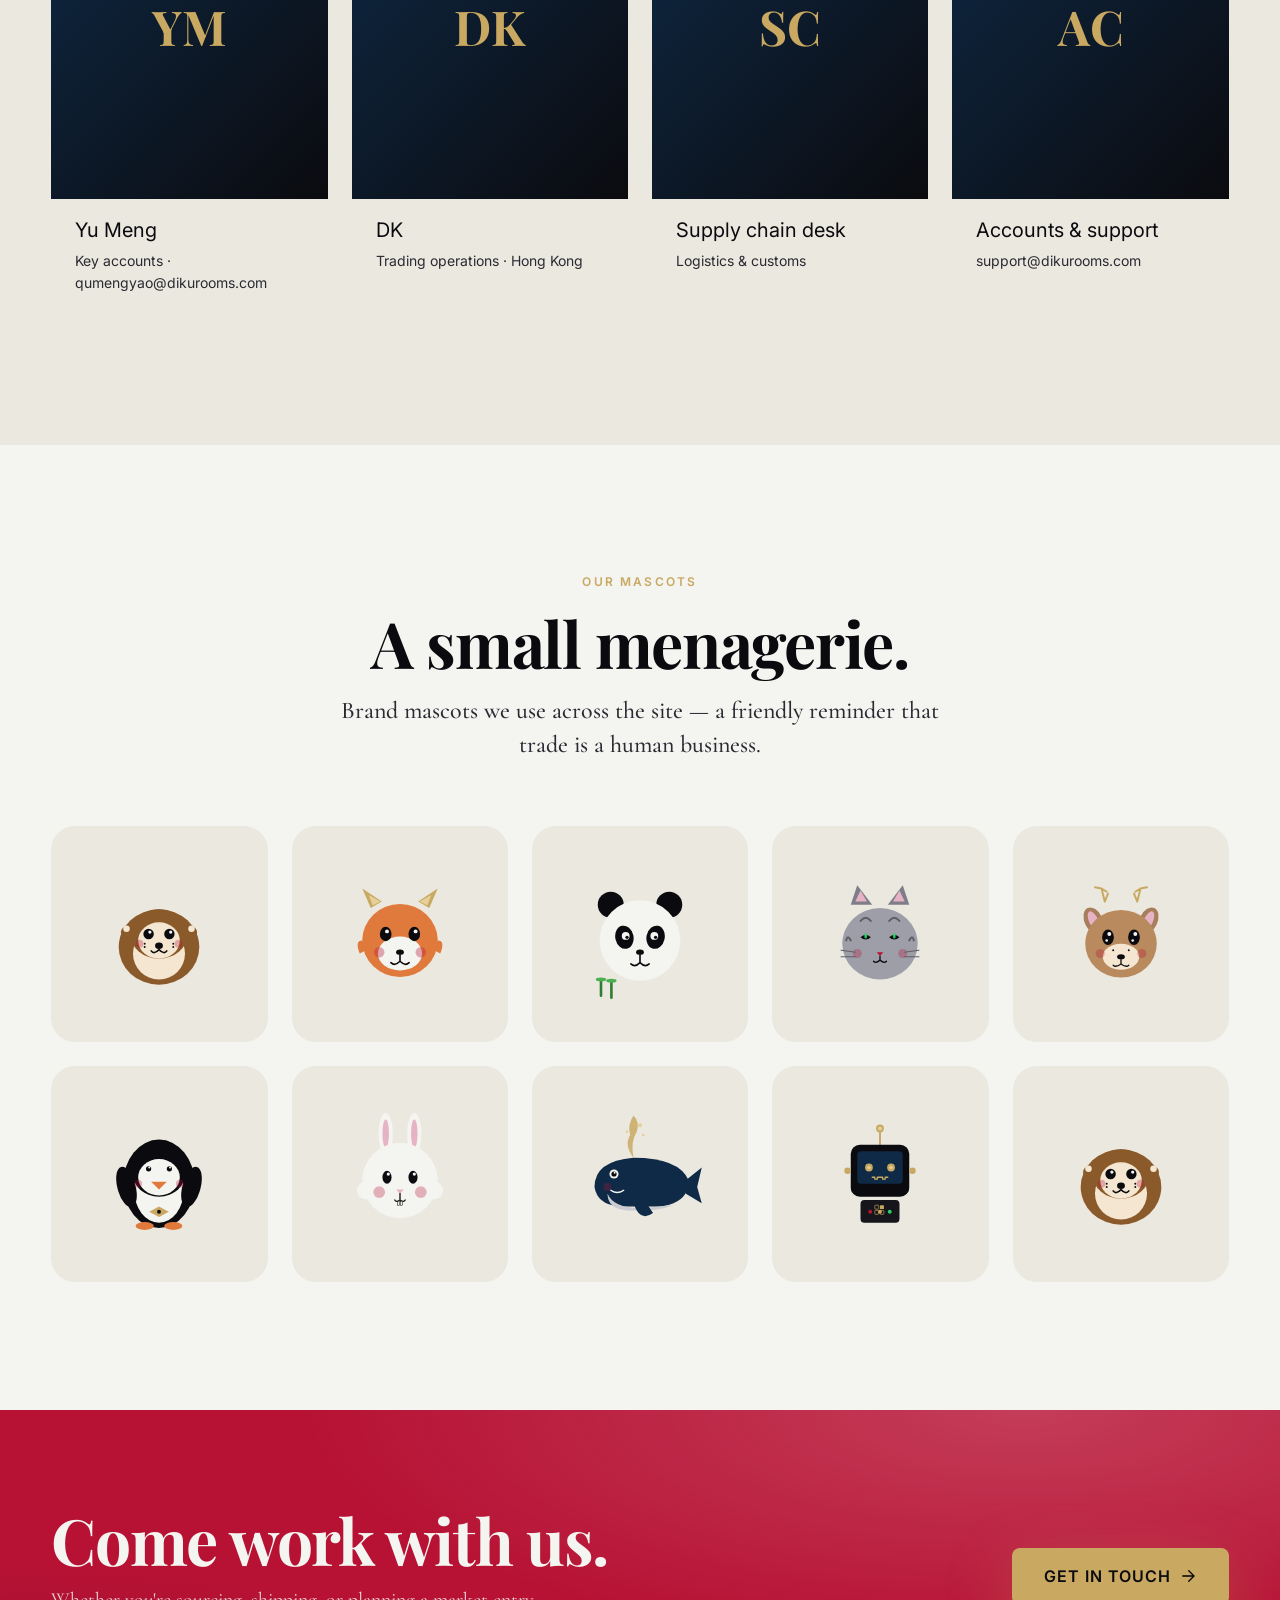
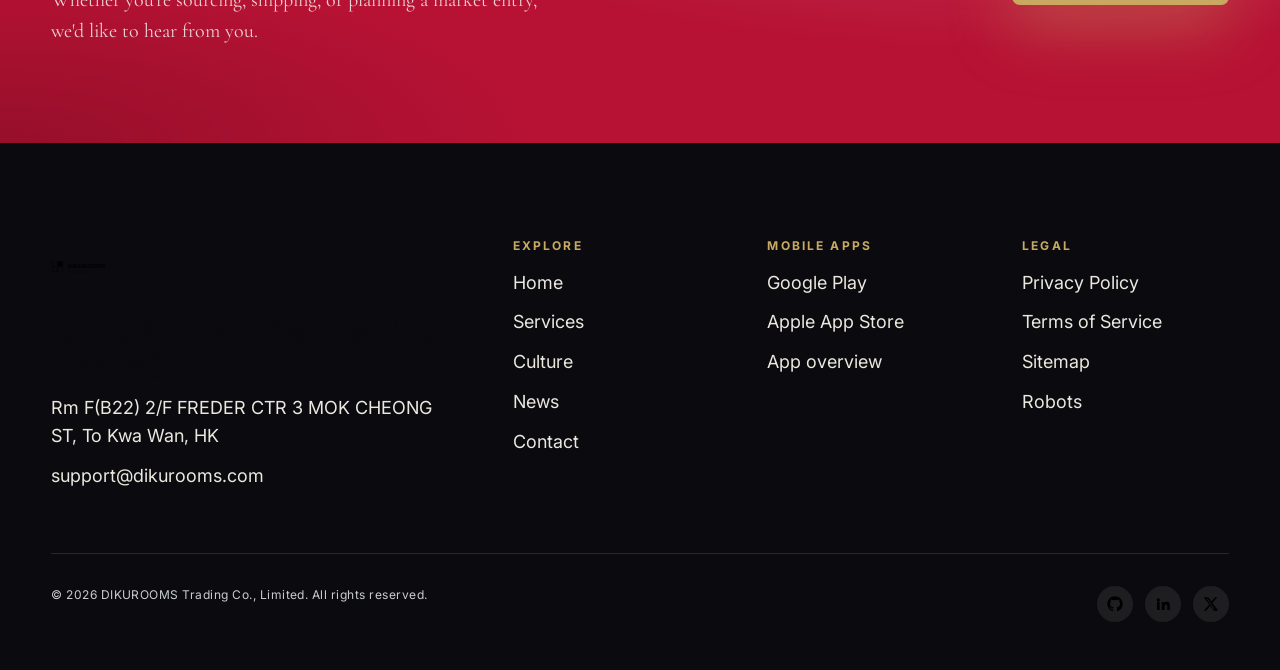
<file: culture.html>
<!doctype html>
<html lang="en">
<head>
<meta charset="utf-8" />
<meta name="viewport" content="width=device-width, initial-scale=1, viewport-fit=cover" />
<meta name="theme-color" content="#0B0B0F" />
<meta name="color-scheme" content="light dark" />

<title>Culture — Quiet craft, global reach | DIKUROOMS Trading</title>
<meta name="description" content="The culture behind DIKUROOMS Trading — a Hong Kong-registered trading company focused on European and American markets. Reliability, transparency, craft, and long-term thinking." />
<meta name="robots" content="index,follow,max-image-preview:large" />
<link rel="canonical" href="https://dikurooms.com/culture.html" />

<meta property="og:type" content="article" />
<meta property="og:site_name" content="DIKUROOMS Trading" />
<meta property="og:title" content="Culture — Quiet craft, global reach | DIKUROOMS Trading" />
<meta property="og:description" content="The culture behind DIKUROOMS Trading — reliability, transparency, craft, and long-term thinking." />
<meta property="og:url" content="https://dikurooms.com/culture.html" />
<meta property="og:image" content="https://dikurooms.com/images/og/og-cover.png" />
<meta property="og:locale" content="en_US" />

<meta name="twitter:card" content="summary_large_image" />
<meta name="twitter:title" content="Culture — Quiet craft, global reach | DIKUROOMS Trading" />
<meta name="twitter:description" content="The culture behind DIKUROOMS Trading." />
<meta name="twitter:image" content="https://dikurooms.com/images/og/og-cover.png" />

<link rel="icon" type="image/svg+xml" href="/images/logo/favicon.svg" />
<link rel="apple-touch-icon" href="/images/logo/favicon.svg" />
<link rel="preconnect" href="https://fonts.googleapis.com" />
<link rel="preconnect" href="https://fonts.gstatic.com" crossorigin />
<link rel="preload" as="image" href="/images/hero/culture-hero.png" fetchpriority="high" />
<link rel="stylesheet" href="https://fonts.googleapis.com/css2?family=Playfair+Display:wght@400;700;900&family=Cormorant+Garamond:wght@500;600&family=Inter:wght@300;400;500;700&family=JetBrains+Mono:wght@400;600&display=swap" />
<link rel="stylesheet" href="/css/styles.css" />

<script type="application/ld+json">
{
  "@context": "https://schema.org",
  "@graph": [
    {
      "@type": "Organization",
      "@id": "https://dikurooms.com/#organization",
      "name": "DIKUROOMS Trading Co., Limited",
      "legalName": "DIKUROOMS Trading Co., Limited",
      "url": "https://dikurooms.com/",
      "logo": "https://dikurooms.com/images/logo/dikurooms-logo.svg",
      "email": "support@dikurooms.com",
      "address": {
        "@type": "PostalAddress",
        "streetAddress": "Rm F(B22) 2/F FREDER CTR 3 MOK CHEONG ST",
        "addressLocality": "To Kwa Wan",
        "addressRegion": "Kowloon",
        "addressCountry": "HK"
      }
    },
    {
      "@type": "BreadcrumbList",
      "itemListElement": [
        { "@type": "ListItem", "position": 1, "name": "Home", "item": "https://dikurooms.com/" },
        { "@type": "ListItem", "position": 2, "name": "Culture", "item": "https://dikurooms.com/culture.html" }
      ]
    }
  ]
}
</script>
</head>
<body data-header="ink">
<div data-partial="header"></div>

<main id="main">

<!-- HERO -->
<section class="hero hero--culture" aria-labelledby="hero-title">
  <div class="hero__bg parallax" data-parallax="0.22">
    <img class="ken-burns" src="/images/hero/culture-hero.png" alt="" width="1920" height="1080" />
  </div>

  <img class="hero__mascot hero__mascot--tr" src="/images/animals/penguin.svg" alt="" aria-hidden="true" width="96" height="96" />
  <img class="hero__mascot hero__mascot--bl" src="/images/animals/cat.svg" alt="" aria-hidden="true" width="128" height="128" />

  <div class="container">
    <div class="hero__inner">
      <span class="eyebrow eyebrow--bone">Culture</span>
      <h1 id="hero-title" class="hero__title" data-split>Quiet craft, global reach.</h1>
      <p class="hero__sub">A Hong Kong-registered trading company, run by a small team that takes the long way: documented processes, named contacts, and answers that arrive on time.</p>
      <div class="hero__cta-row">
        <span class="magnetic" data-magnetic="40"><a class="btn btn--gold btn--lg btn--shimmer" href="#values">
          Our values
          <img class="btn__icon" src="/images/icons/arrow.svg" alt="" width="18" height="18" />
        </a></span>
        <span class="magnetic" data-magnetic="40"><a class="btn btn--ghost btn--lg" href="/contact.html" style="color: var(--bone); box-shadow: inset 0 0 0 1px rgba(244,244,241,0.6);">
          Meet the team
        </a></span>
      </div>
    </div>
  </div>
</section>

<!-- STORY -->
<section class="section section--cream" aria-labelledby="story-title">
  <div class="container">
    <div class="split-section">
      <div class="reveal">
        <span class="eyebrow">Our story</span>
        <h2 id="story-title" class="display-3">Built in Hong Kong for buyers abroad.</h2>
        <div class="culture-story lede" style="margin-top: var(--s-24);">
          <p>DIKUROOMS Trading Co., Limited was set up to give European and American buyers a single desk for Asian trade — without losing the kind of patient, careful work that small trading companies are known for.</p>
          <p>We operate from a small office in To Kwa Wan, Kowloon. We focus on five product categories (electronics, hardware fittings, home goods, general merchandise, packaging materials), import/export of goods and technology, and a growing practice in supply-chain and business-information consulting.</p>
          <p>We believe that reliable trade is built on documents that travel well. Every order has a paper trail; every plan has a deadline. Long-term buyers know us for the daily calls and the emails that land on time.</p>
        </div>
      </div>
      <div class="showcase reveal" style="aspect-ratio: 4 / 5;">
        <img src="/images/sections/consulting.png" alt="Inside our Hong Kong office." />
      </div>
    </div>
  </div>
</section>

<!-- VALUES -->
<section class="section anchor" id="values" aria-labelledby="values-title">
  <div class="container">
    <div class="section-title reveal">
      <span class="eyebrow">What we believe</span>
      <h2 id="values-title" class="display-3">Four values, in plain English.</h2>
      <p class="lede section-title__lede">The rules of thumb we hold each other to — at the desk, on the dock, and on the phone.</p>
    </div>

    <div class="value-cards reveal-stagger">
      <article class="card">
        <span class="card__icon"><img src="/images/icons/shield.svg" alt="" width="28" height="28" /></span>
        <h3 class="card__title">Reliability</h3>
        <p class="card__body">We say when we can deliver, then we do. If we slip, we tell you before you have to ask.</p>
      </article>
      <article class="card">
        <span class="card__icon"><img src="/images/icons/check.svg" alt="" width="28" height="28" /></span>
        <h3 class="card__title">Transparency</h3>
        <p class="card__body">Costs, lead times, and risks — written down, with the reasoning attached. No black boxes.</p>
      </article>
      <article class="card">
        <span class="card__icon"><img src="/images/icons/star.svg" alt="" width="28" height="28" /></span>
        <h3 class="card__title">Craft</h3>
        <p class="card__body">A buyer is a person, not a SKU. Each order gets the attention of the team doing the work.</p>
      </article>
      <article class="card">
        <span class="card__icon"><img src="/images/icons/globe.svg" alt="" width="28" height="28" /></span>
        <h3 class="card__title">Long-term thinking</h3>
        <p class="card__body">We turn down the short wins that cost us the next five years. The relationship is the asset.</p>
      </article>
    </div>
  </div>
</section>

<!-- TEAM -->
<section class="section section--cream" aria-labelledby="team-title">
  <div class="container">
    <div class="section-title reveal">
      <span class="eyebrow">The team</span>
      <h2 id="team-title" class="display-3">A small team, by design.</h2>
      <p class="lede section-title__lede">The names below are the people who answer your email — no routing through a queue.</p>
    </div>

    <div class="team-grid reveal-stagger">
      <article class="team-card">
        <div class="team-card__photo" aria-hidden="true">YM</div>
        <div class="team-card__body">
          <div class="team-card__name">Yu Meng</div>
          <div class="team-card__role">Key accounts · qumengyao@dikurooms.com</div>
        </div>
      </article>
      <article class="team-card">
        <div class="team-card__photo" aria-hidden="true">DK</div>
        <div class="team-card__body">
          <div class="team-card__name">DK</div>
          <div class="team-card__role">Trading operations · Hong Kong</div>
        </div>
      </article>
      <article class="team-card">
        <div class="team-card__photo" aria-hidden="true">SC</div>
        <div class="team-card__body">
          <div class="team-card__name">Supply chain desk</div>
          <div class="team-card__role">Logistics &amp; customs</div>
        </div>
      </article>
      <article class="team-card">
        <div class="team-card__photo" aria-hidden="true">AC</div>
        <div class="team-card__body">
          <div class="team-card__name">Accounts &amp; support</div>
          <div class="team-card__role">support@dikurooms.com</div>
        </div>
      </article>
    </div>
  </div>
</section>

<!-- MASCOT WALL -->
<section class="section" aria-labelledby="mascot-title">
  <div class="container">
    <div class="section-title reveal center">
      <span class="eyebrow">Our mascots</span>
      <h2 id="mascot-title" class="display-3">A small menagerie.</h2>
      <p class="lede section-title__lede" style="margin-inline:auto;">Brand mascots we use across the site — a friendly reminder that trade is a human business.</p>
    </div>

    <div class="mascot-wall reveal-stagger" aria-label="Brand mascots">
      <div class="mascot-wall__item"><img src="/images/animals/otter.svg" alt="Otter mascot" /></div>
      <div class="mascot-wall__item"><img src="/images/animals/fox.svg" alt="Fox mascot" /></div>
      <div class="mascot-wall__item"><img src="/images/animals/panda.svg" alt="Panda mascot" /></div>
      <div class="mascot-wall__item"><img src="/images/animals/cat.svg" alt="Cat mascot" /></div>
      <div class="mascot-wall__item"><img src="/images/animals/deer.svg" alt="Deer mascot" /></div>
      <div class="mascot-wall__item"><img src="/images/animals/penguin.svg" alt="Penguin mascot" /></div>
      <div class="mascot-wall__item"><img src="/images/animals/rabbit.svg" alt="Rabbit mascot" /></div>
      <div class="mascot-wall__item"><img src="/images/animals/whale.svg" alt="Whale mascot" /></div>
      <div class="mascot-wall__item"><img src="/images/animals/robot.svg" alt="Robot mascot" /></div>
      <div class="mascot-wall__item accent-mascot--blink"><img src="/images/animals/otter.svg" alt="Otter mascot blinking" /></div>
    </div>
  </div>
</section>

<!-- CTA -->
<section class="cta-band" aria-labelledby="cta-title">
  <div class="container">
    <div class="cta-band__inner">
      <div>
        <h2 id="cta-title" class="cta-band__title">Come work with us.</h2>
        <p class="cta-band__sub">Whether you're sourcing, shipping, or planning a market entry, we'd like to hear from you.</p>
      </div>
      <span class="magnetic" data-magnetic="40">
        <a class="btn btn--gold btn--lg" href="/contact.html">
          Get in touch
          <img class="btn__icon" src="/images/icons/arrow.svg" alt="" width="18" height="18" />
        </a>
      </span>
    </div>
  </div>
</section>

</main>

<div data-partial="footer"></div>

<script src="/js/partials.js" defer></script>
<script src="/js/animations.js" defer></script>
</body>
</html>
</file>
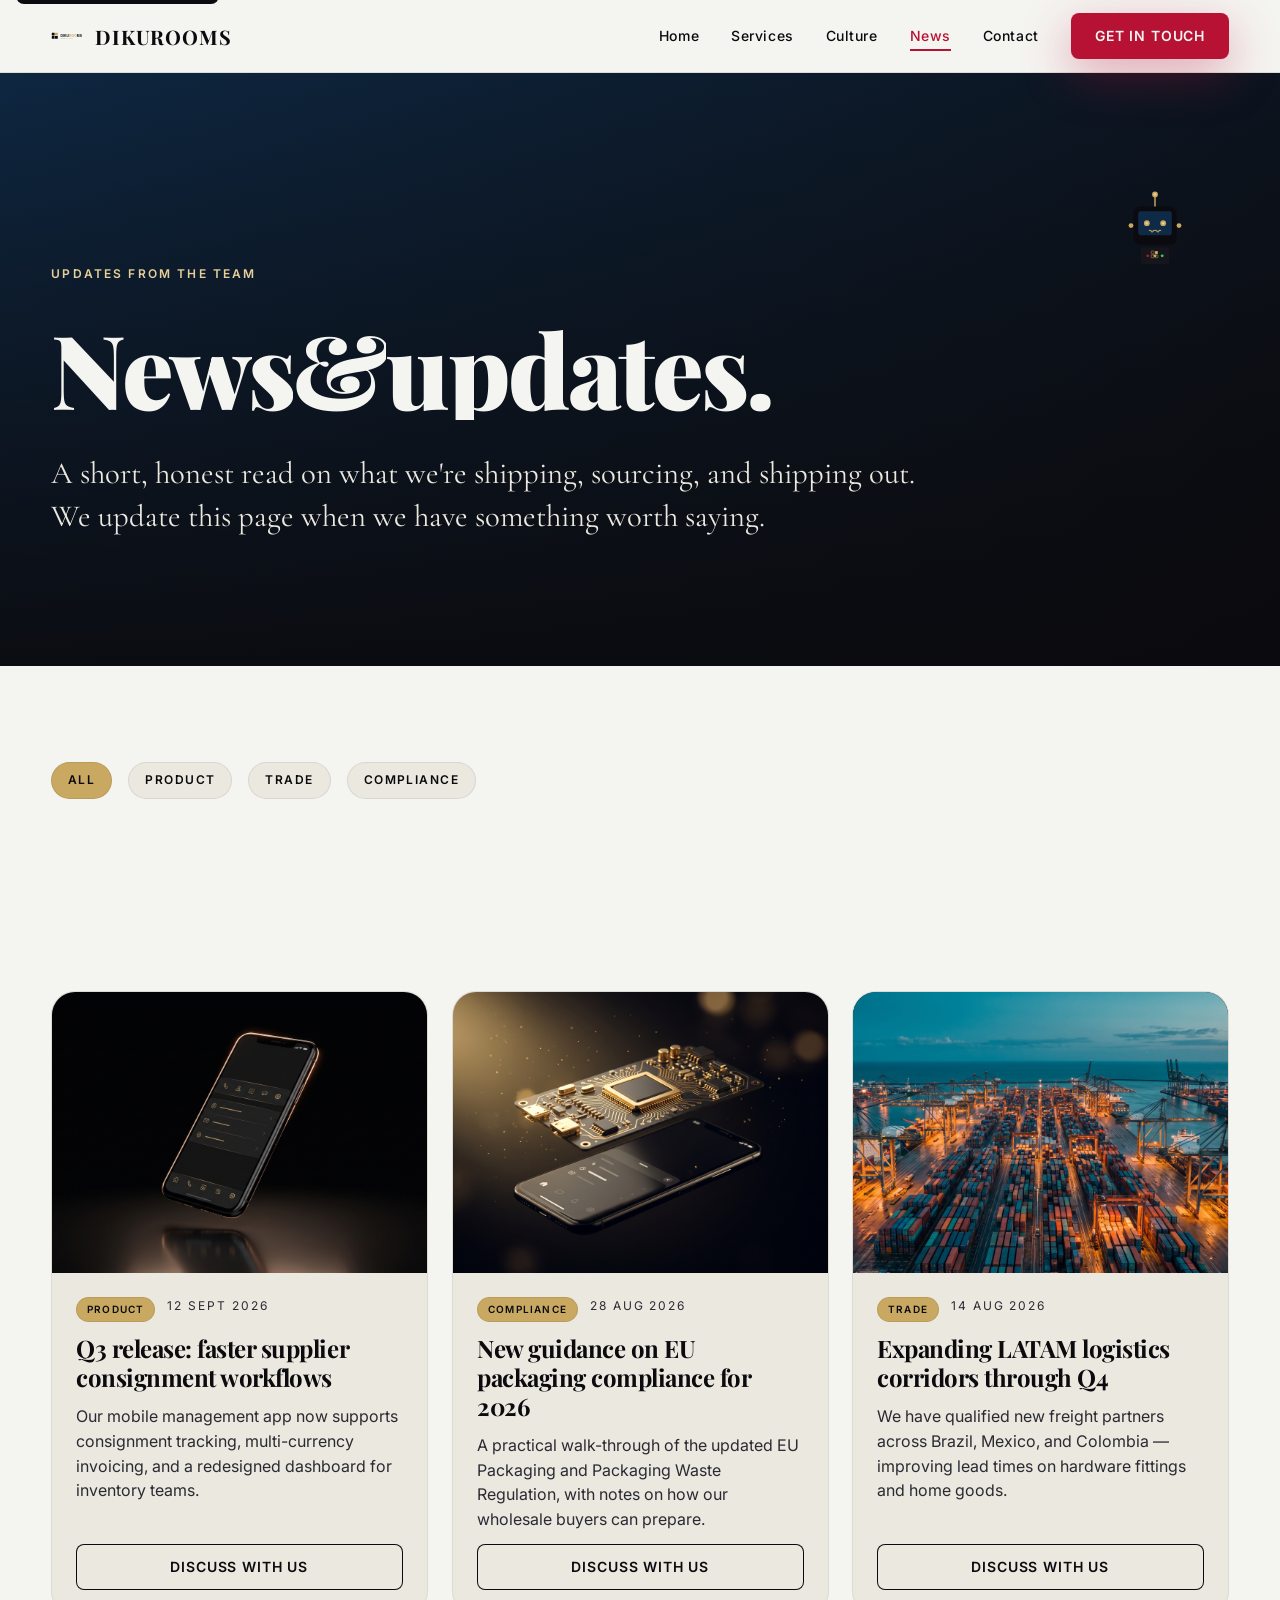
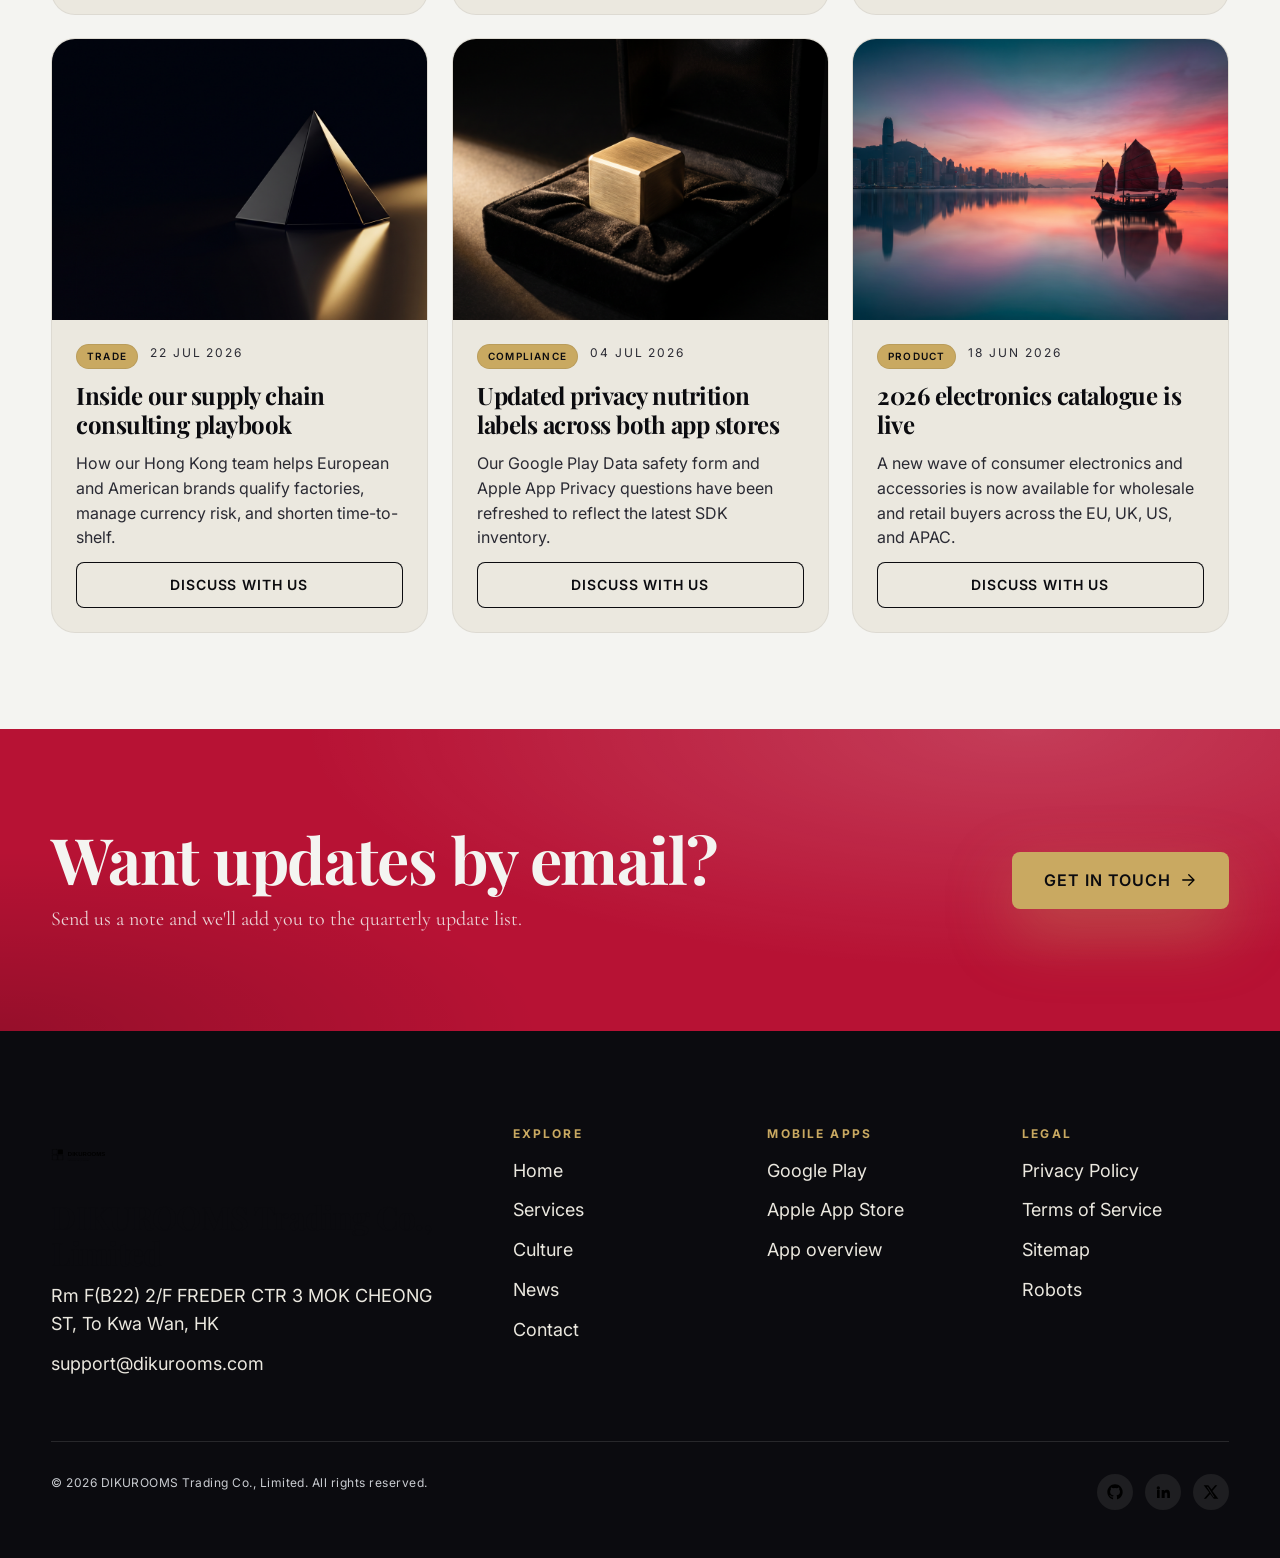
<file: news.html>
<!doctype html>
<html lang="en">
<head>
<meta charset="utf-8" />
<meta name="viewport" content="width=device-width, initial-scale=1, viewport-fit=cover" />
<meta name="theme-color" content="#0B0B0F" />
<meta name="color-scheme" content="light dark" />

<title>News &amp; Updates — DIKUROOMS Trading</title>
<meta name="description" content="Updates from DIKUROOMS Trading — product releases, trade updates and compliance notes." />
<meta name="robots" content="index,follow,max-image-preview:large" />
<link rel="canonical" href="https://dikurooms.com/news.html" />

<meta property="og:type" content="article" />
<meta property="og:site_name" content="DIKUROOMS Trading" />
<meta property="og:title" content="News &amp; Updates — DIKUROOMS Trading" />
<meta property="og:description" content="Updates from DIKUROOMS Trading — product releases, trade updates and compliance notes." />
<meta property="og:url" content="https://dikurooms.com/news.html" />
<meta property="og:image" content="https://dikurooms.com/images/og/og-cover.png" />
<meta property="og:locale" content="en_US" />

<meta name="twitter:card" content="summary_large_image" />
<meta name="twitter:title" content="News &amp; Updates — DIKUROOMS Trading" />
<meta name="twitter:description" content="Updates from DIKUROOMS Trading." />
<meta name="twitter:image" content="https://dikurooms.com/images/og/og-cover.png" />

<link rel="icon" type="image/svg+xml" href="/images/logo/favicon.svg" />
<link rel="apple-touch-icon" href="/images/logo/favicon.svg" />
<link rel="preconnect" href="https://fonts.googleapis.com" />
<link rel="preconnect" href="https://fonts.gstatic.com" crossorigin />
<link rel="stylesheet" href="https://fonts.googleapis.com/css2?family=Playfair+Display:wght@400;700;900&family=Cormorant+Garamond:wght@500;600&family=Inter:wght@300;400;500;700&family=JetBrains+Mono:wght@400;600&display=swap" />
<link rel="stylesheet" href="/css/styles.css" />

<script type="application/ld+json">
{
  "@context": "https://schema.org",
  "@graph": [
    {
      "@type": "Organization",
      "@id": "https://dikurooms.com/#organization",
      "name": "DIKUROOMS Trading Co., Limited",
      "url": "https://dikurooms.com/",
      "logo": "https://dikurooms.com/images/logo/dikurooms-logo.svg",
      "email": "support@dikurooms.com",
      "address": {
        "@type": "PostalAddress",
        "streetAddress": "Rm F(B22) 2/F FREDER CTR 3 MOK CHEONG ST",
        "addressLocality": "To Kwa Wan",
        "addressRegion": "Kowloon",
        "addressCountry": "HK"
      }
    },
    {
      "@type": "BreadcrumbList",
      "itemListElement": [
        { "@type": "ListItem", "position": 1, "name": "Home", "item": "https://dikurooms.com/" },
        { "@type": "ListItem", "position": 2, "name": "News", "item": "https://dikurooms.com/news.html" }
      ]
    }
  ]
}
</script>
</head>
<body data-header="light">
<div data-partial="header"></div>

<main id="main">

<!-- HERO -->
<section class="hero hero--compact" aria-labelledby="hero-title" style="background: linear-gradient(135deg, var(--ocean), var(--ink));">
  <img class="hero__mascot hero__mascot--tr" src="/images/animals/robot.svg" alt="" aria-hidden="true" width="96" height="96" />

  <div class="container">
    <div class="hero__inner">
      <span class="eyebrow eyebrow--bone">Updates from the team</span>
      <h1 id="hero-title" class="hero__title" data-split>News &amp; updates.</h1>
      <p class="hero__sub">A short, honest read on what we're shipping, sourcing, and shipping out. We update this page when we have something worth saying.</p>
    </div>
  </div>
</section>

<!-- FILTER BAR (visual; functional through data-category on each card) -->
<section class="section section--tight" aria-label="Filter by category">
  <div class="container">
    <div class="flex gap-16 reveal" style="flex-wrap: wrap;">
      <span class="pill pill--gold">All</span>
      <span class="pill">Product</span>
      <span class="pill">Trade</span>
      <span class="pill">Compliance</span>
    </div>
  </div>
</section>

<!-- NEWS GRID -->
<section class="section section--tight" aria-label="News list">
  <div class="container">
    <div id="news-grid" class="news-grid"></div>
  </div>
</section>

<!-- CTA -->
<section class="cta-band" aria-labelledby="cta-title">
  <div class="container">
    <div class="cta-band__inner">
      <div>
        <h2 id="cta-title" class="cta-band__title">Want updates by email?</h2>
        <p class="cta-band__sub">Send us a note and we'll add you to the quarterly update list.</p>
      </div>
      <span class="magnetic" data-magnetic="40">
        <a class="btn btn--gold btn--lg" href="/contact.html">
          Get in touch
          <img class="btn__icon" src="/images/icons/arrow.svg" alt="" width="18" height="18" />
        </a>
      </span>
    </div>
  </div>
</section>

</main>

<div data-partial="footer"></div>

<script src="/js/partials.js" defer></script>
<script src="/js/animations.js" defer></script>
<script src="/js/news.js" defer></script>
</body>
</html>
</file>
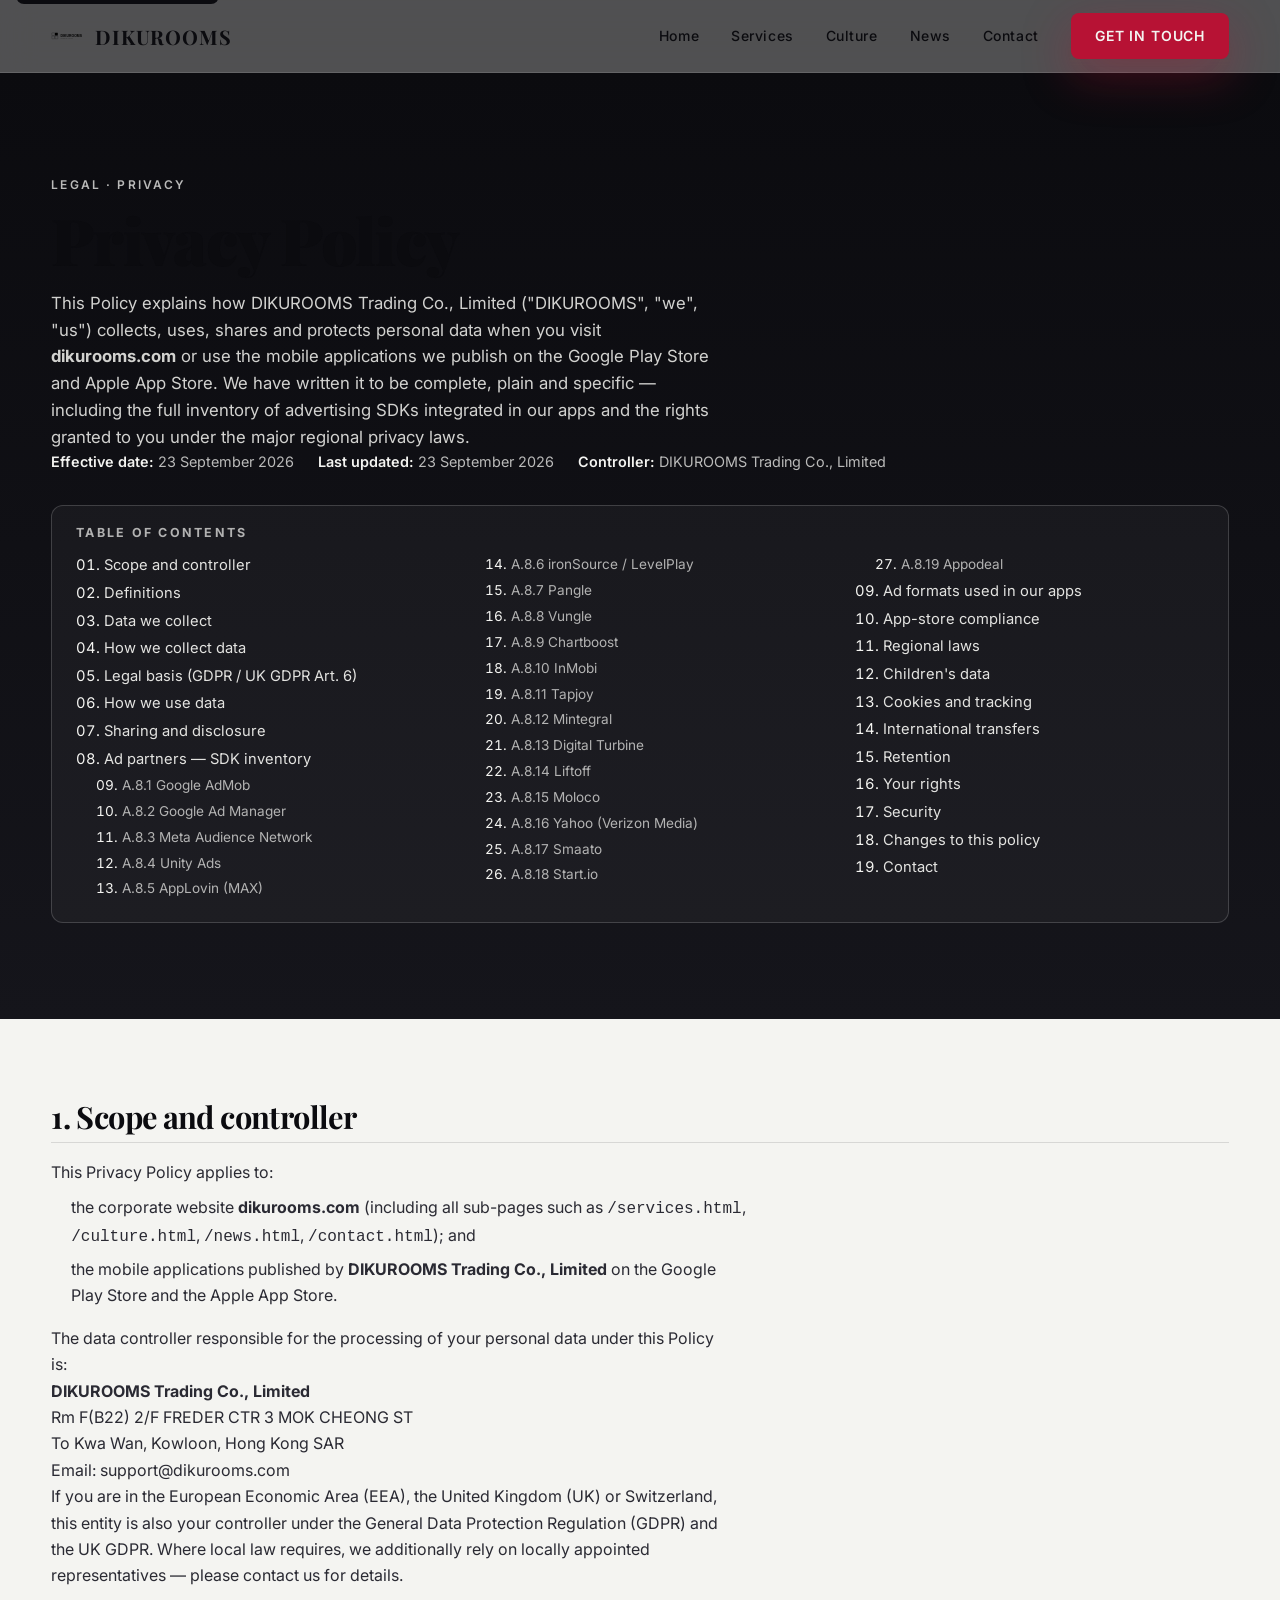
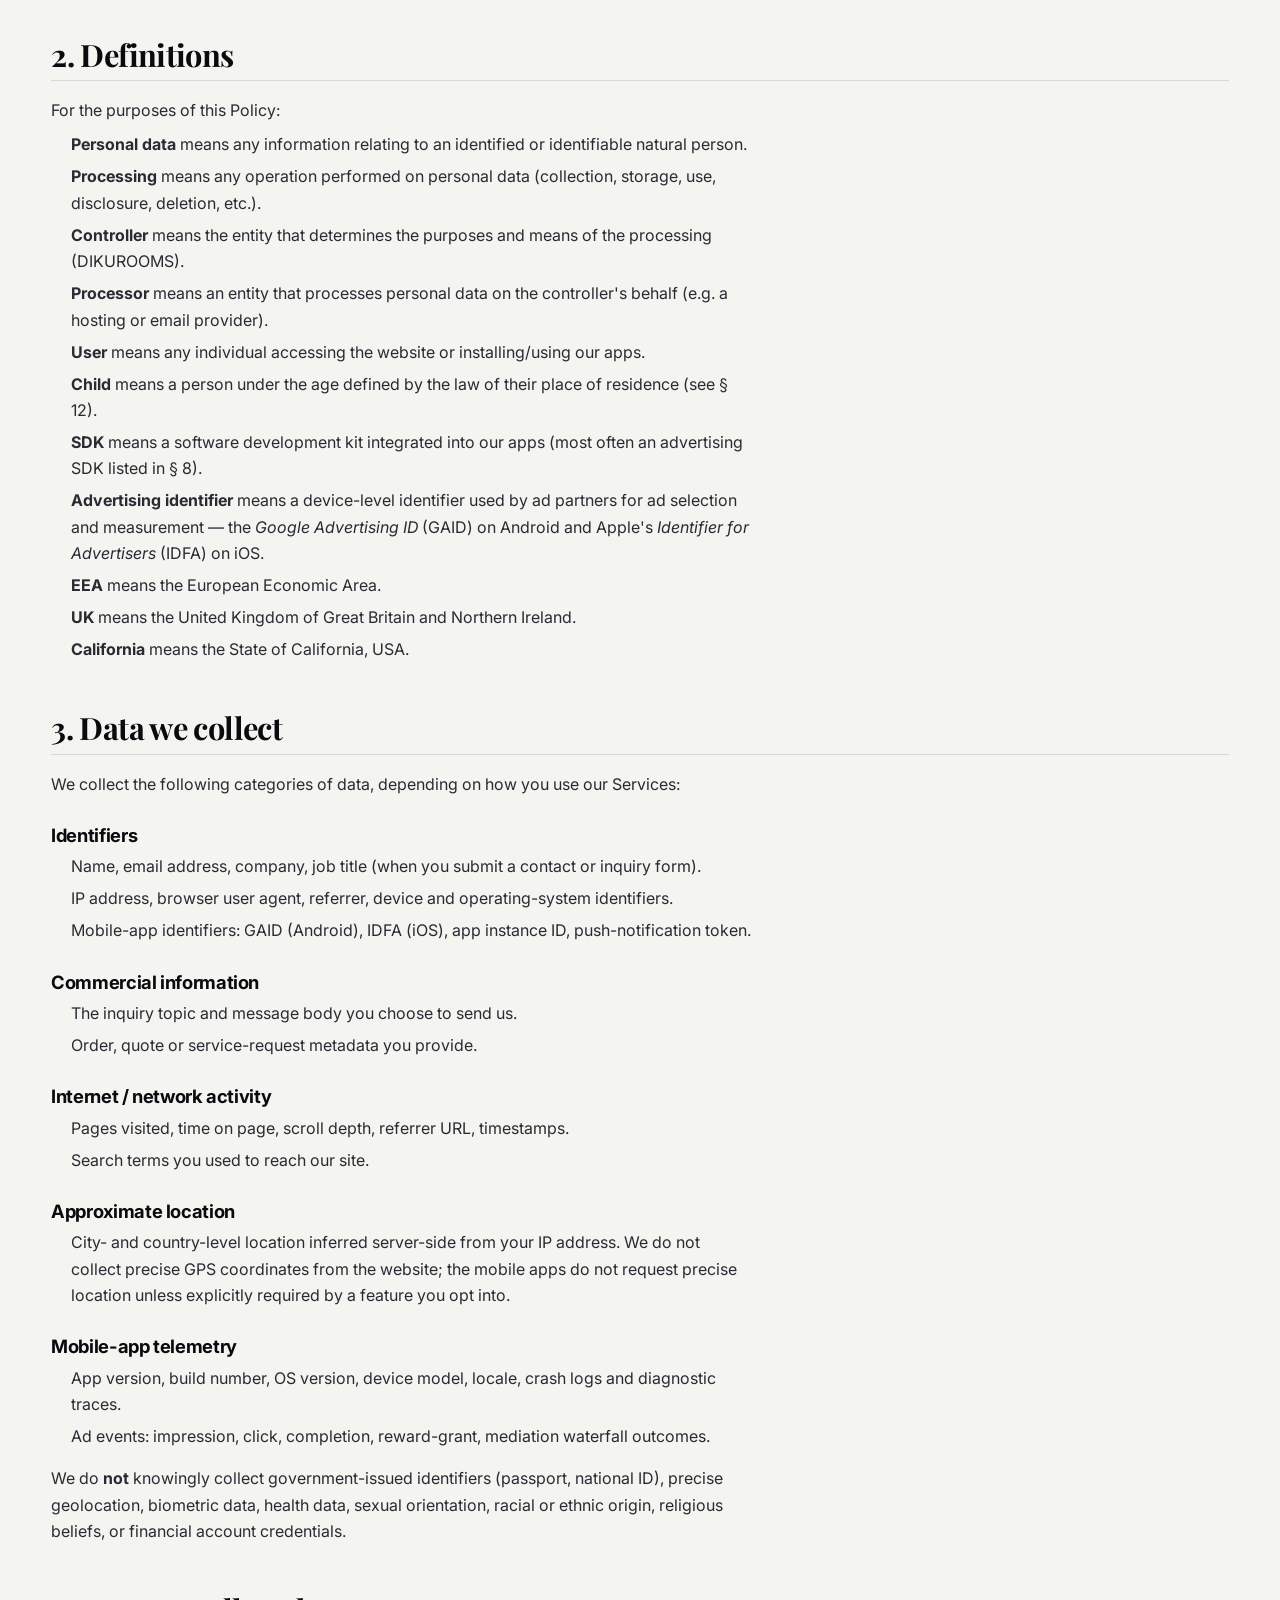
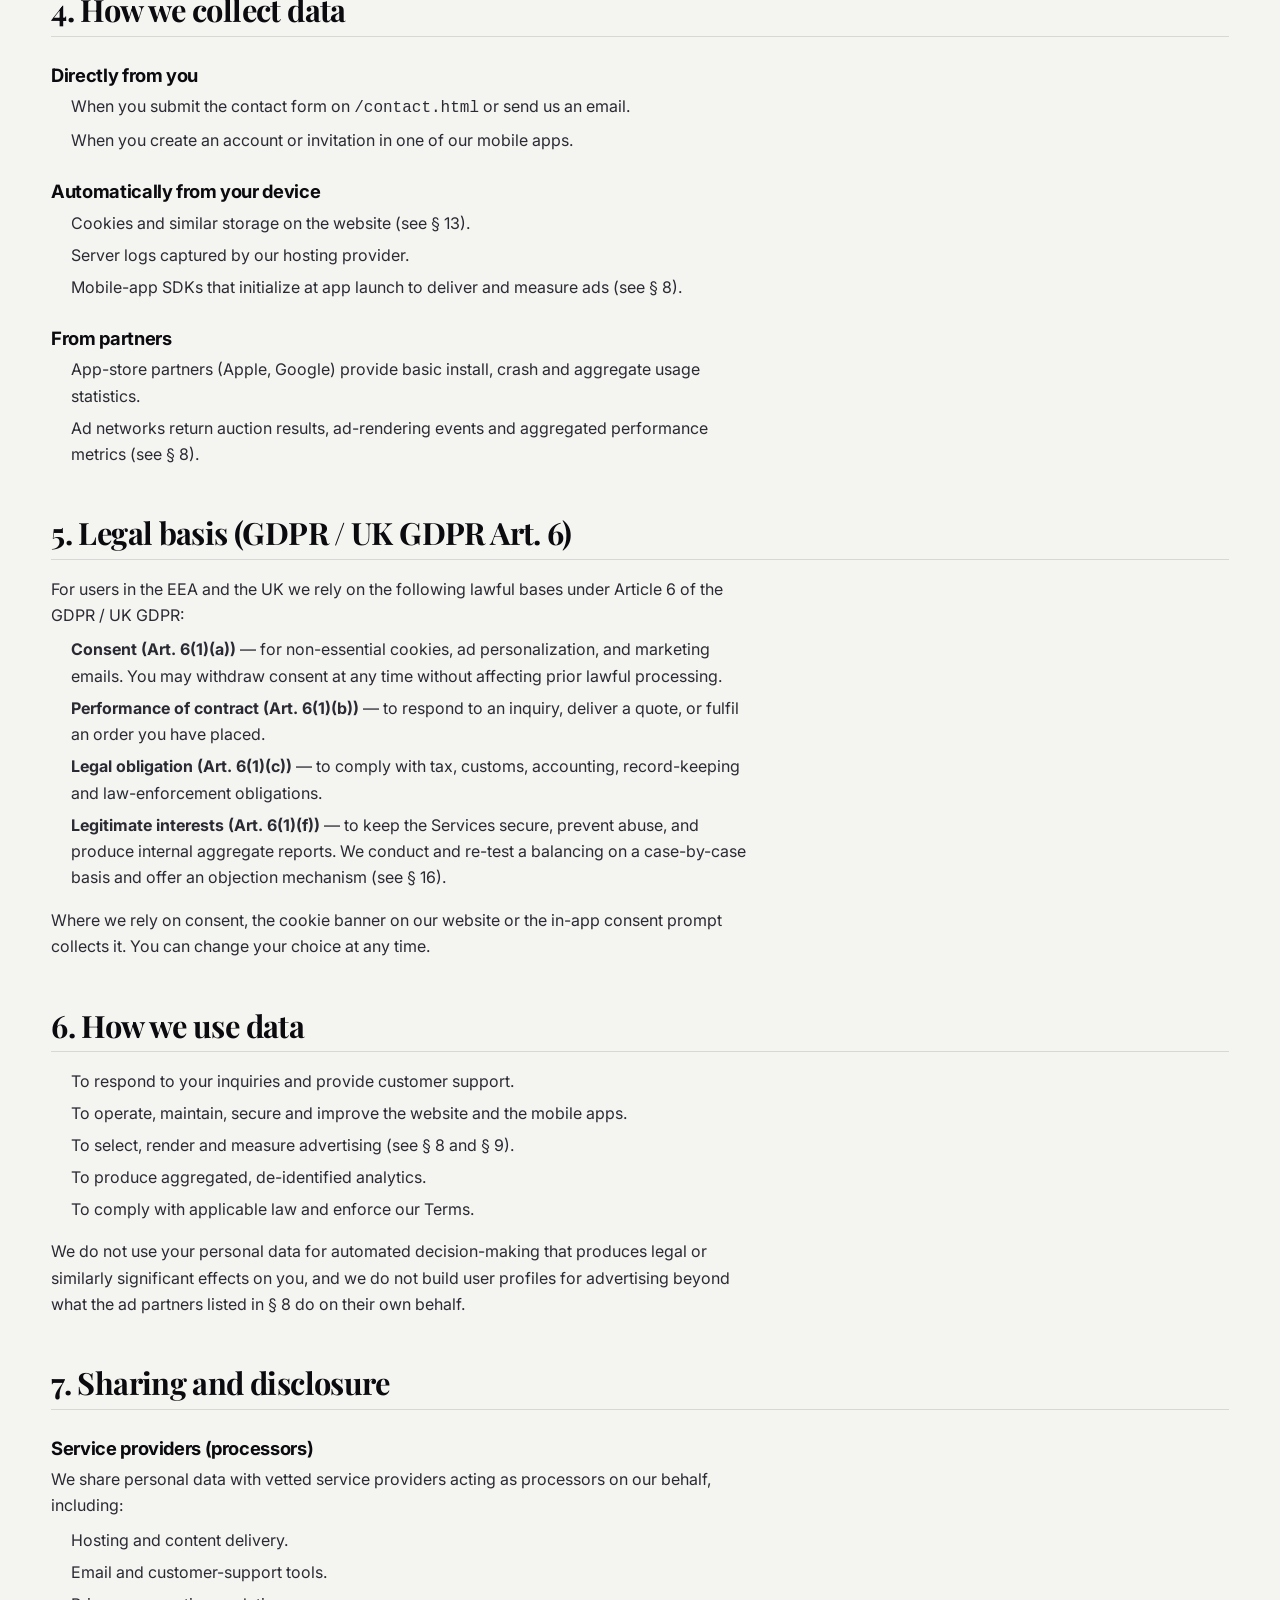
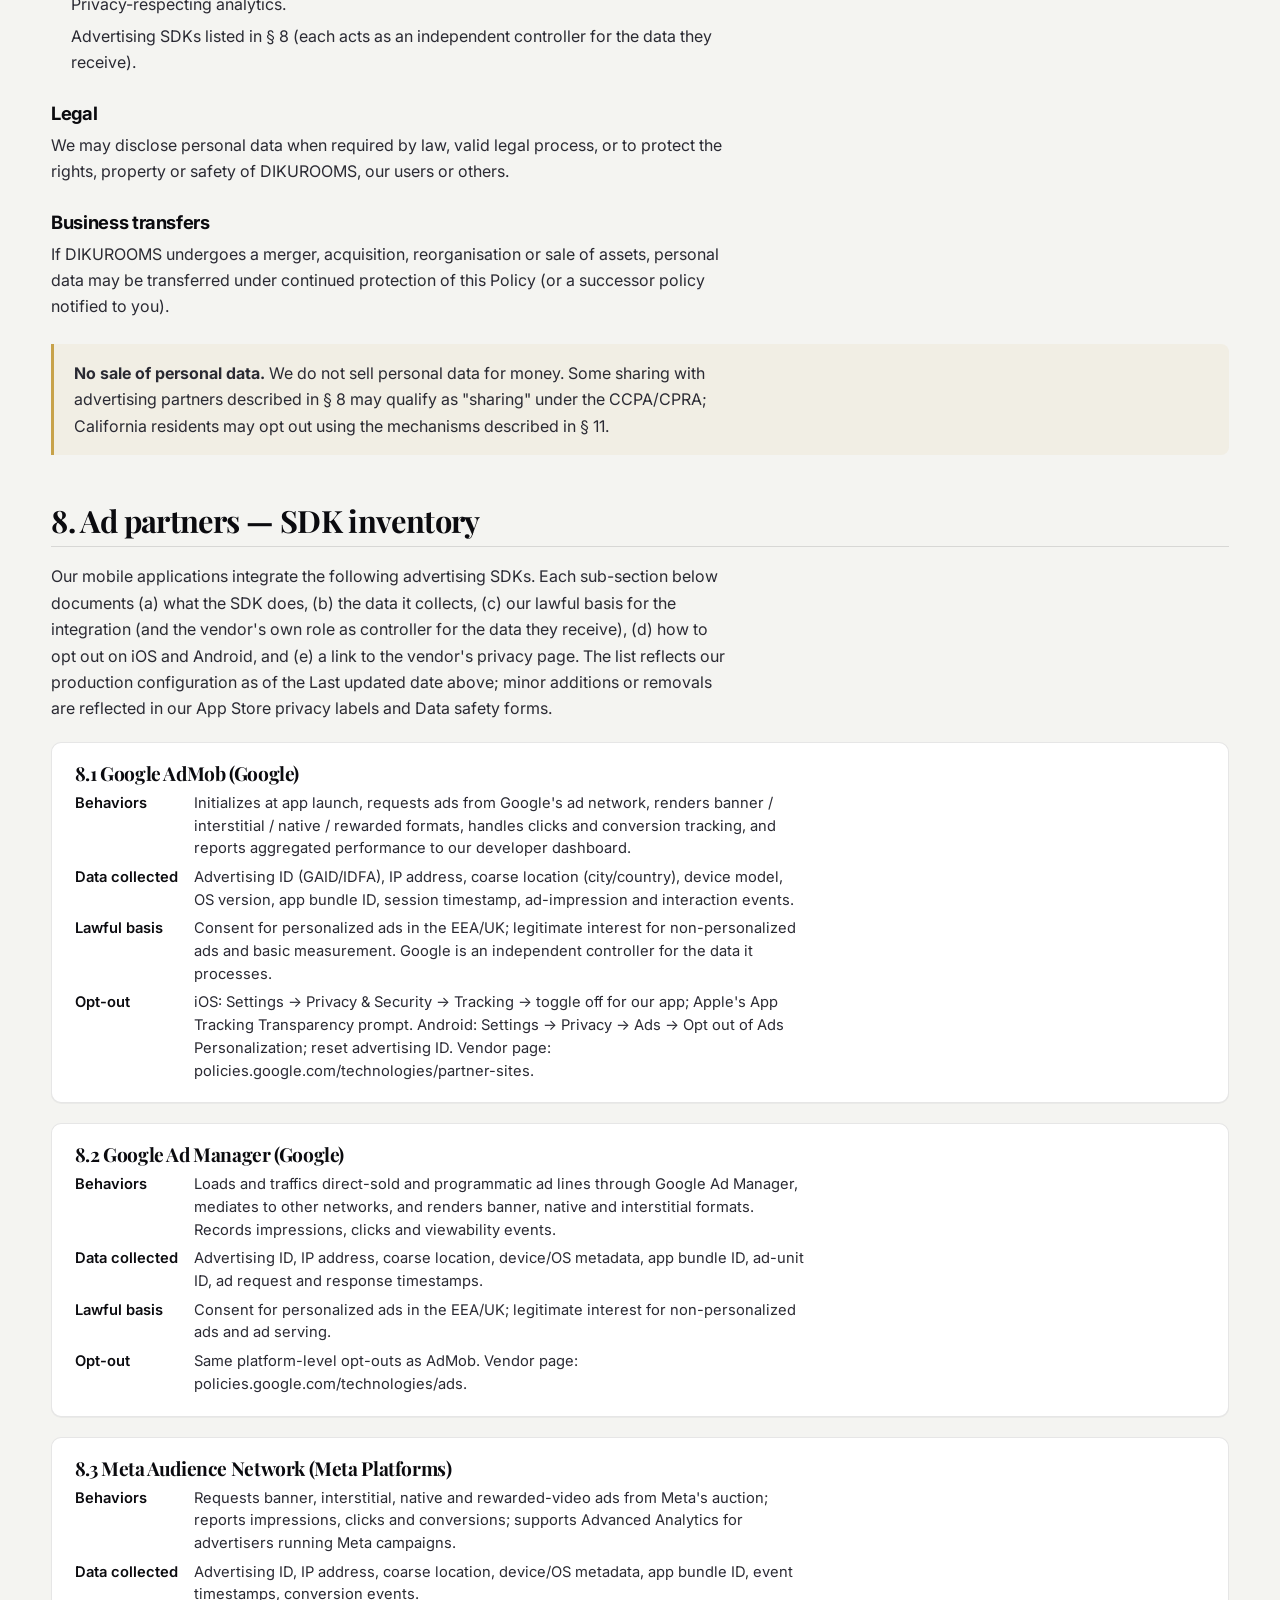
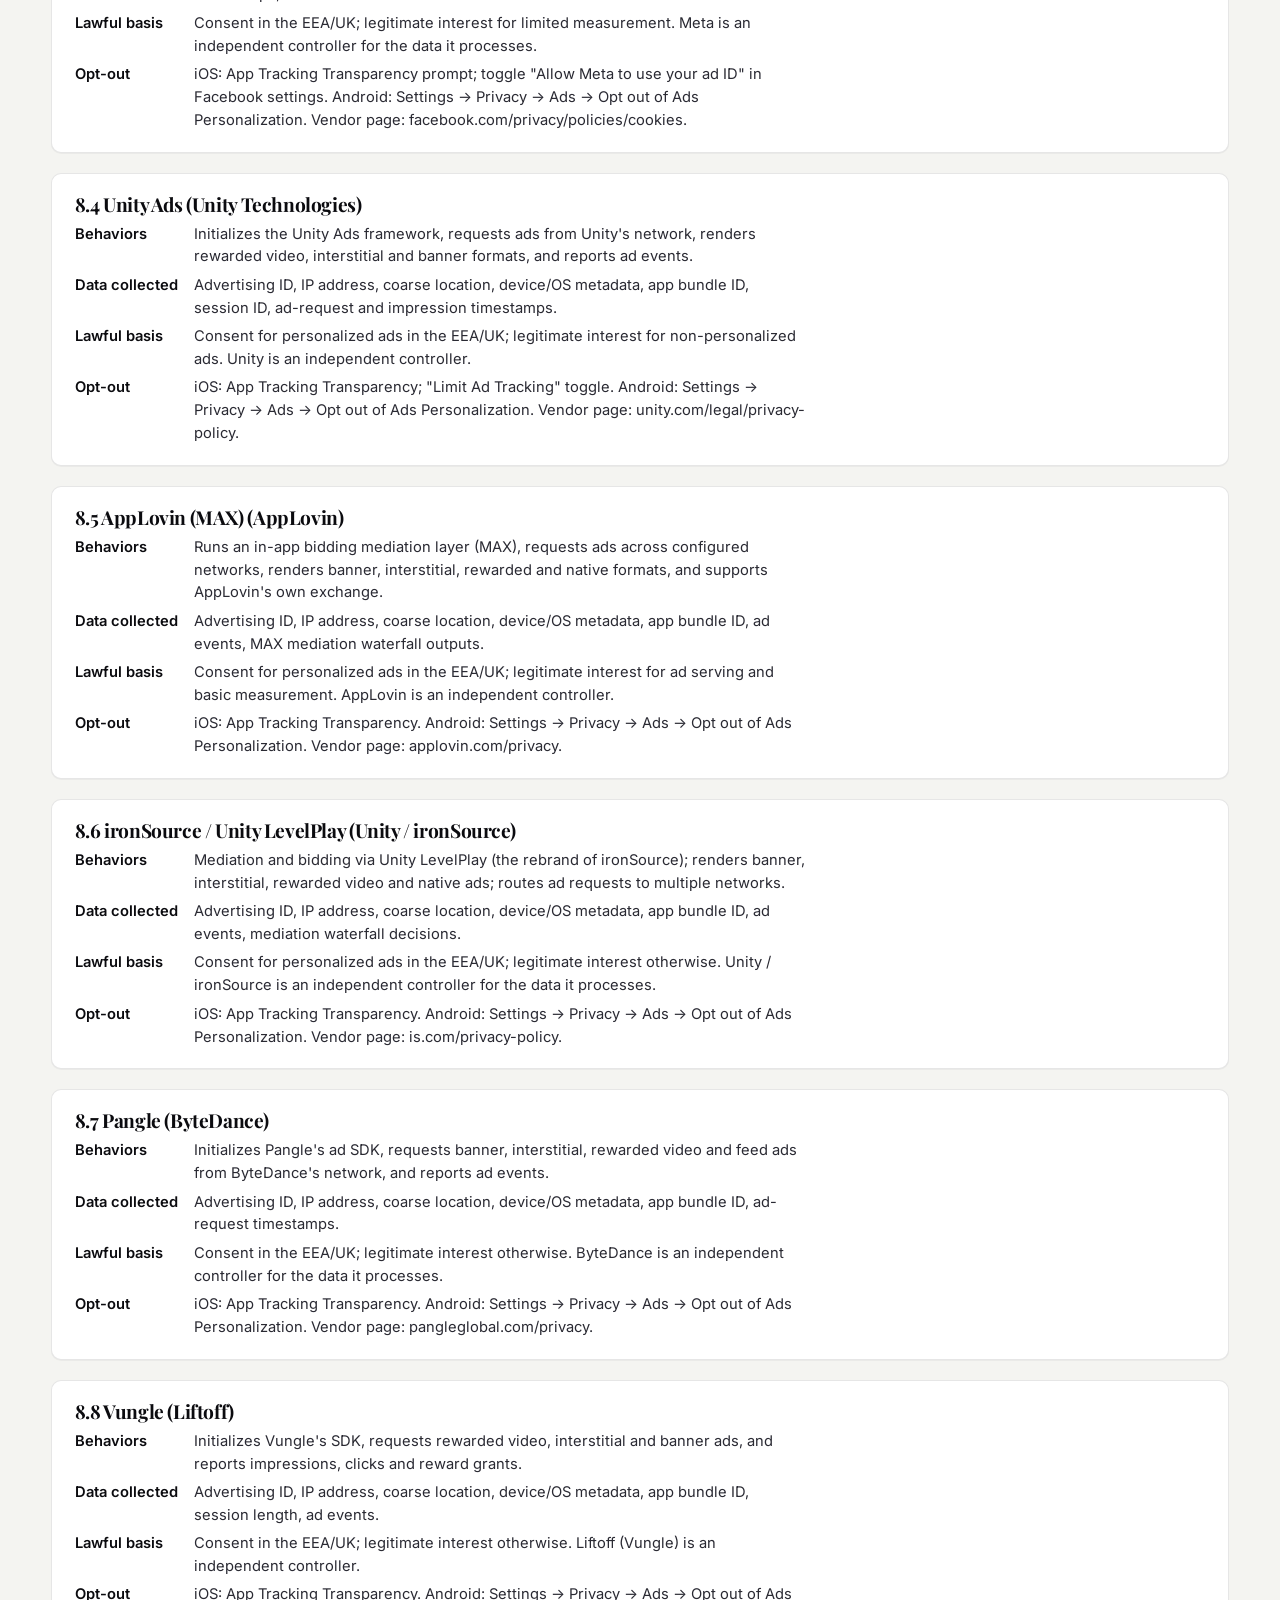
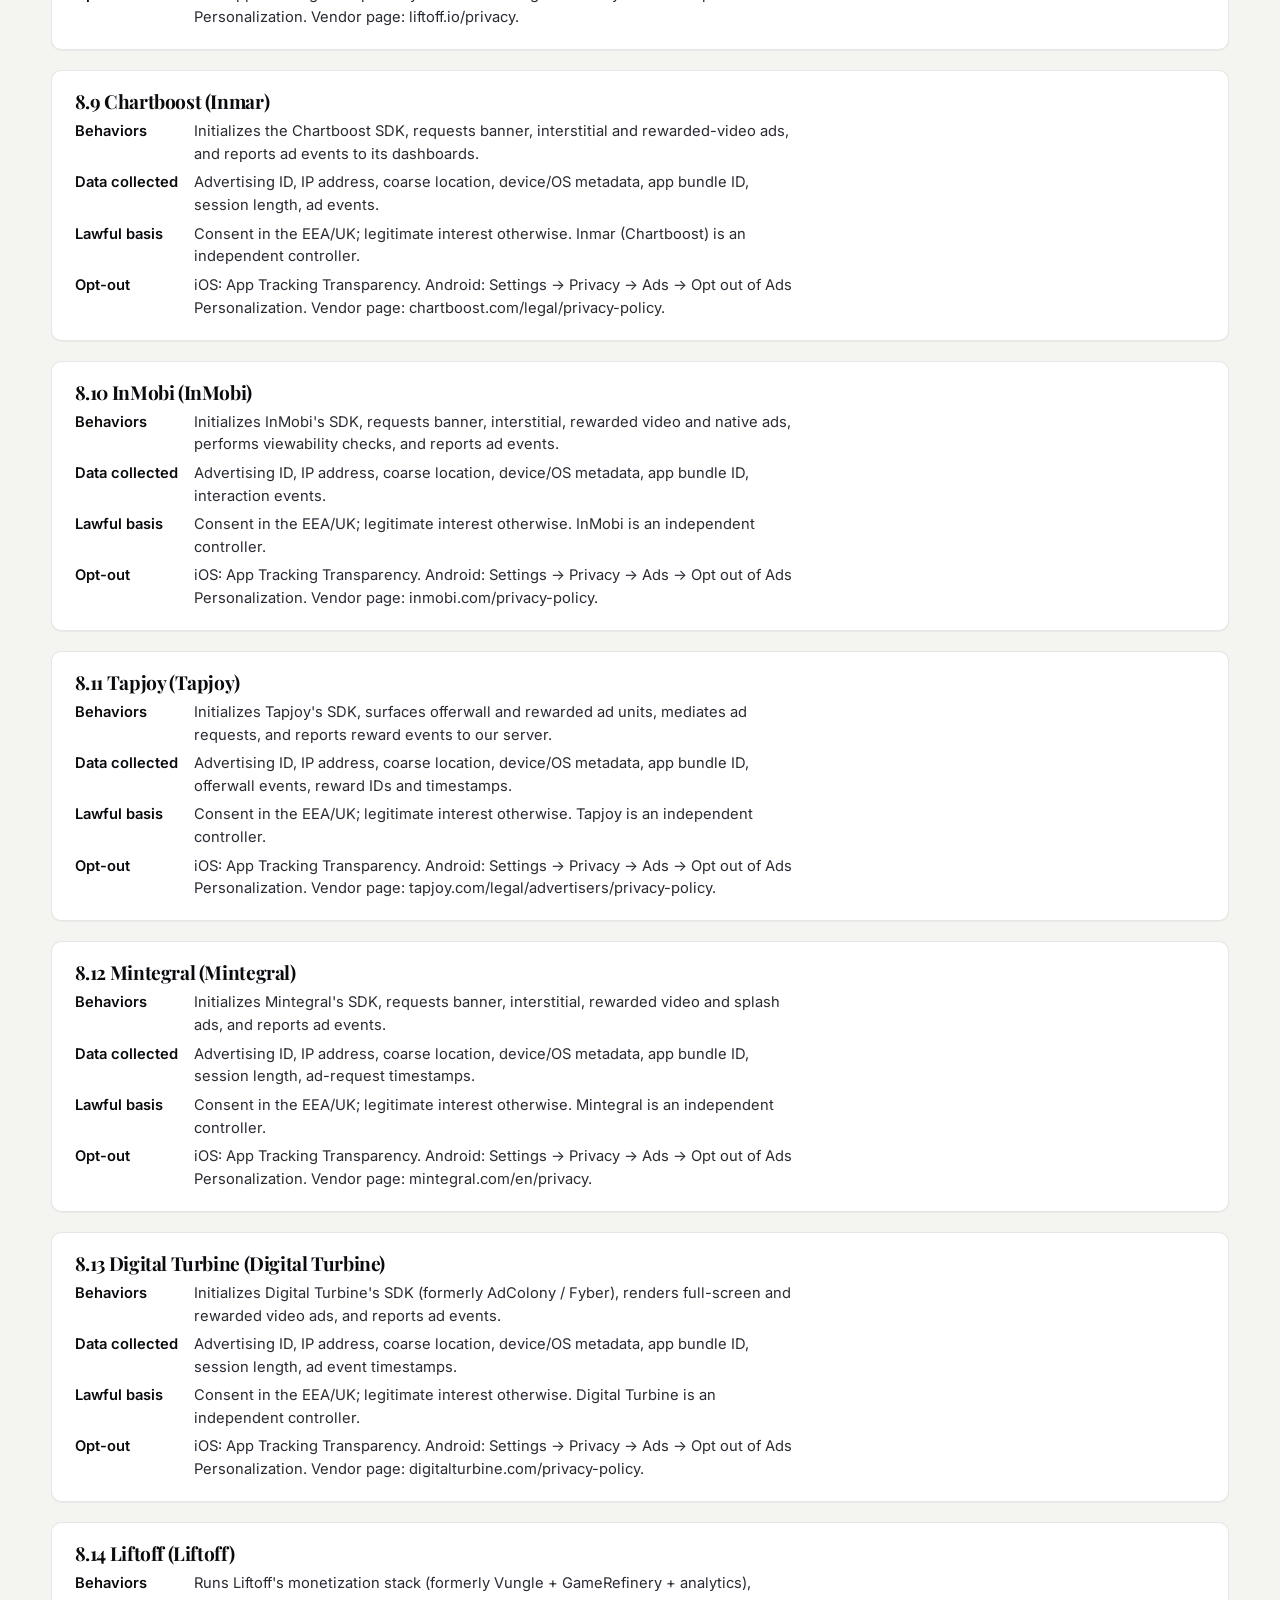
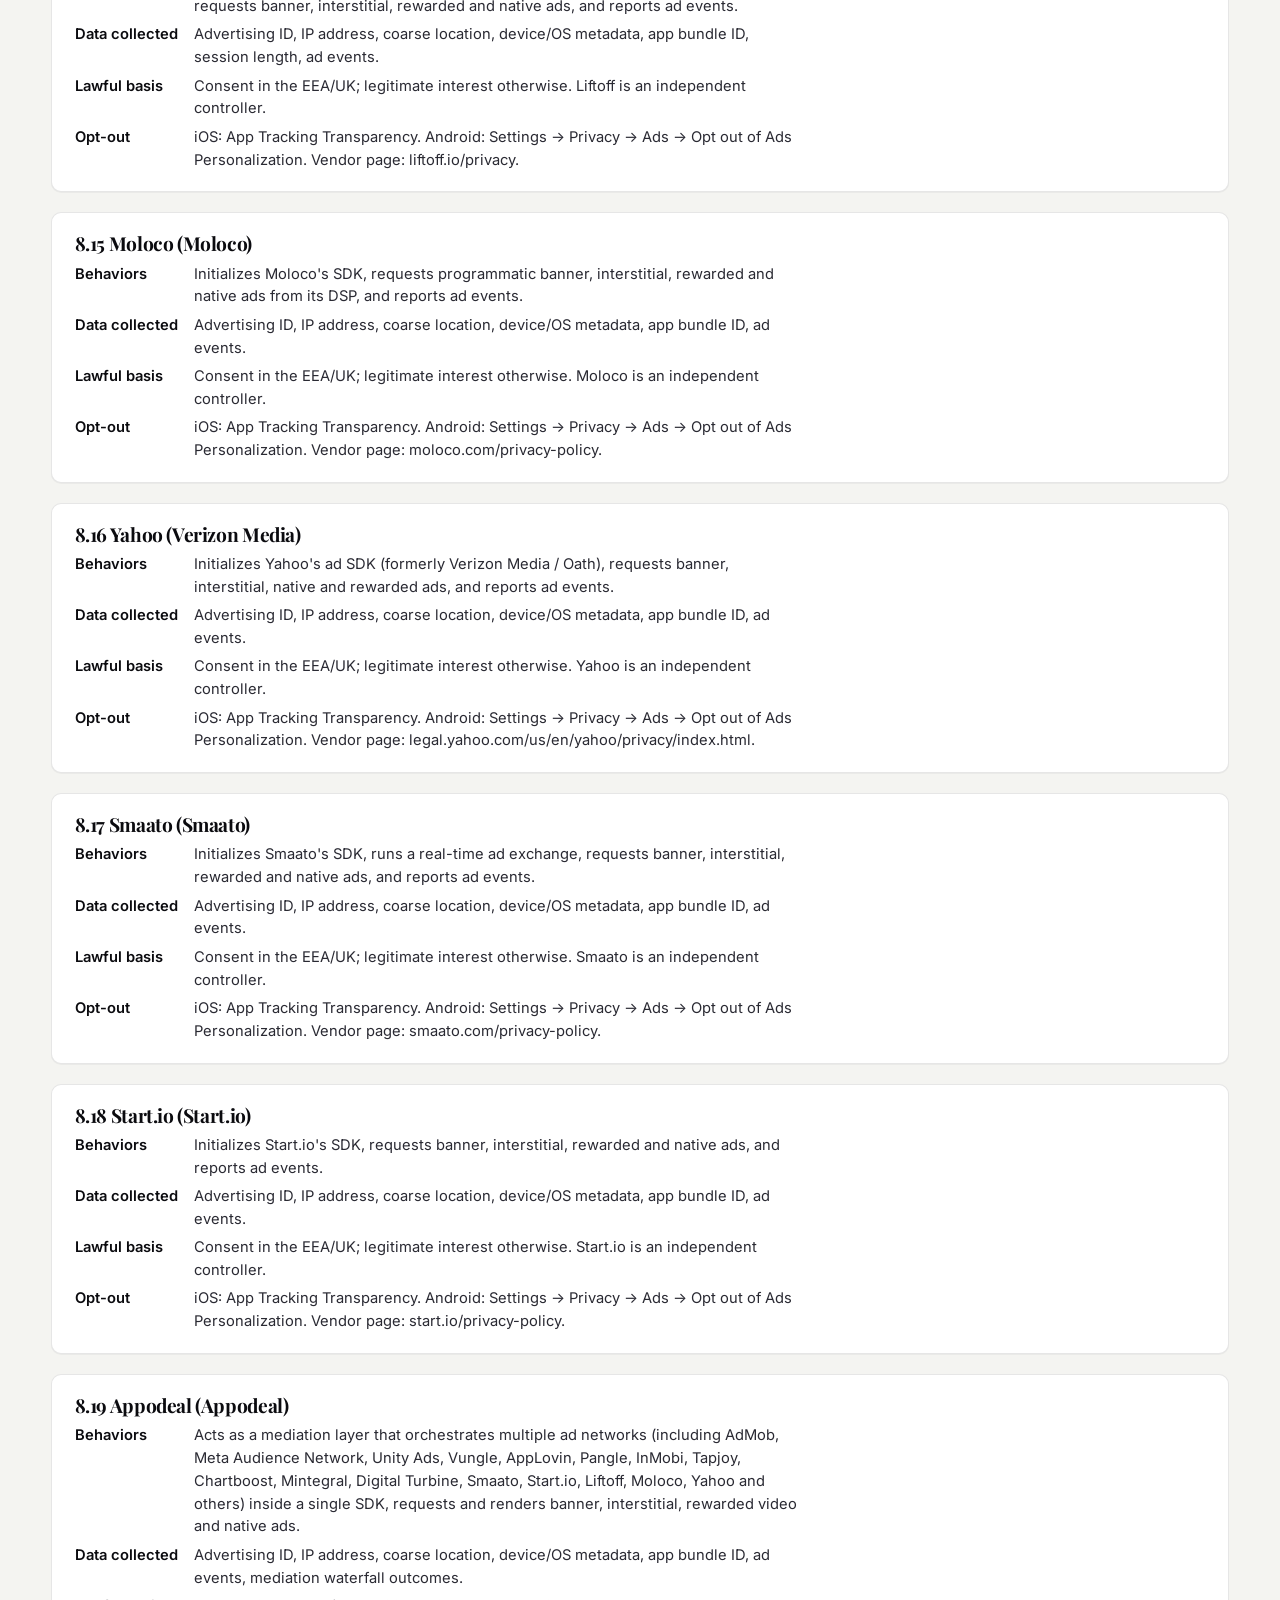
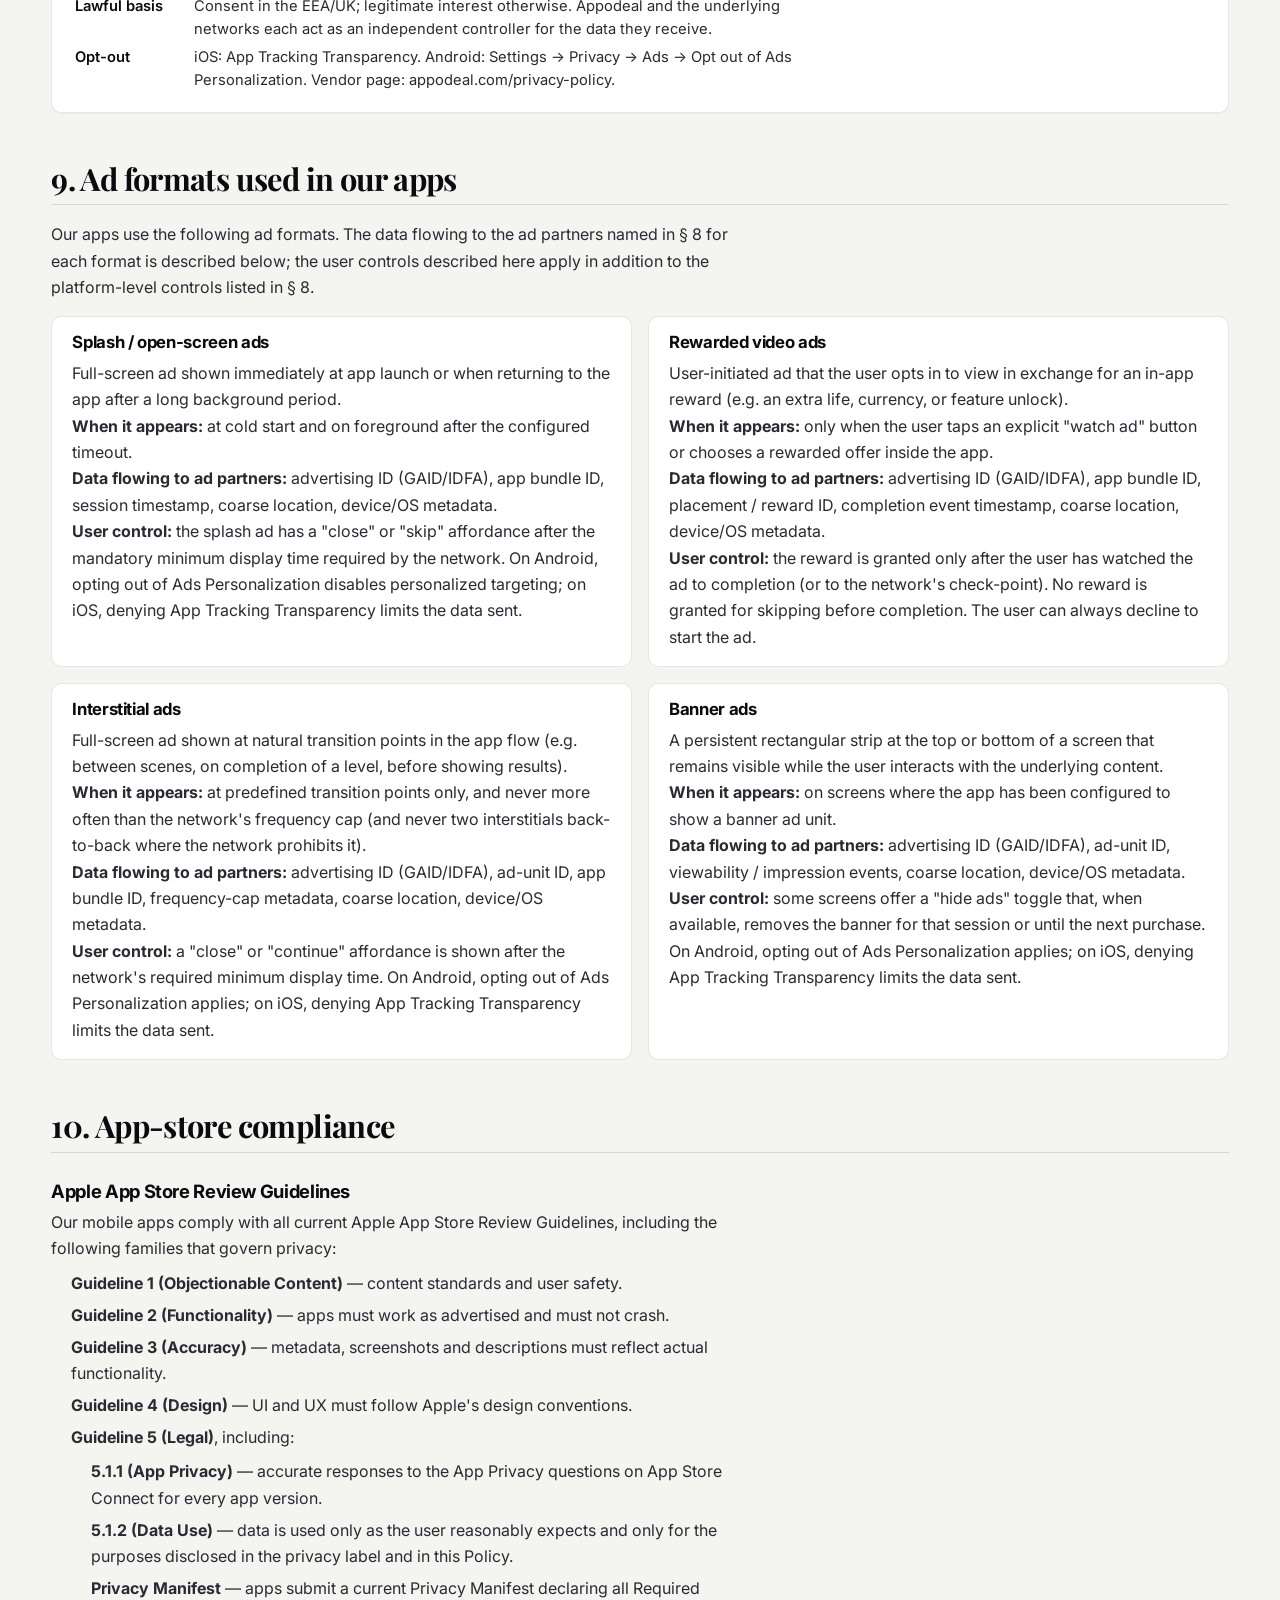
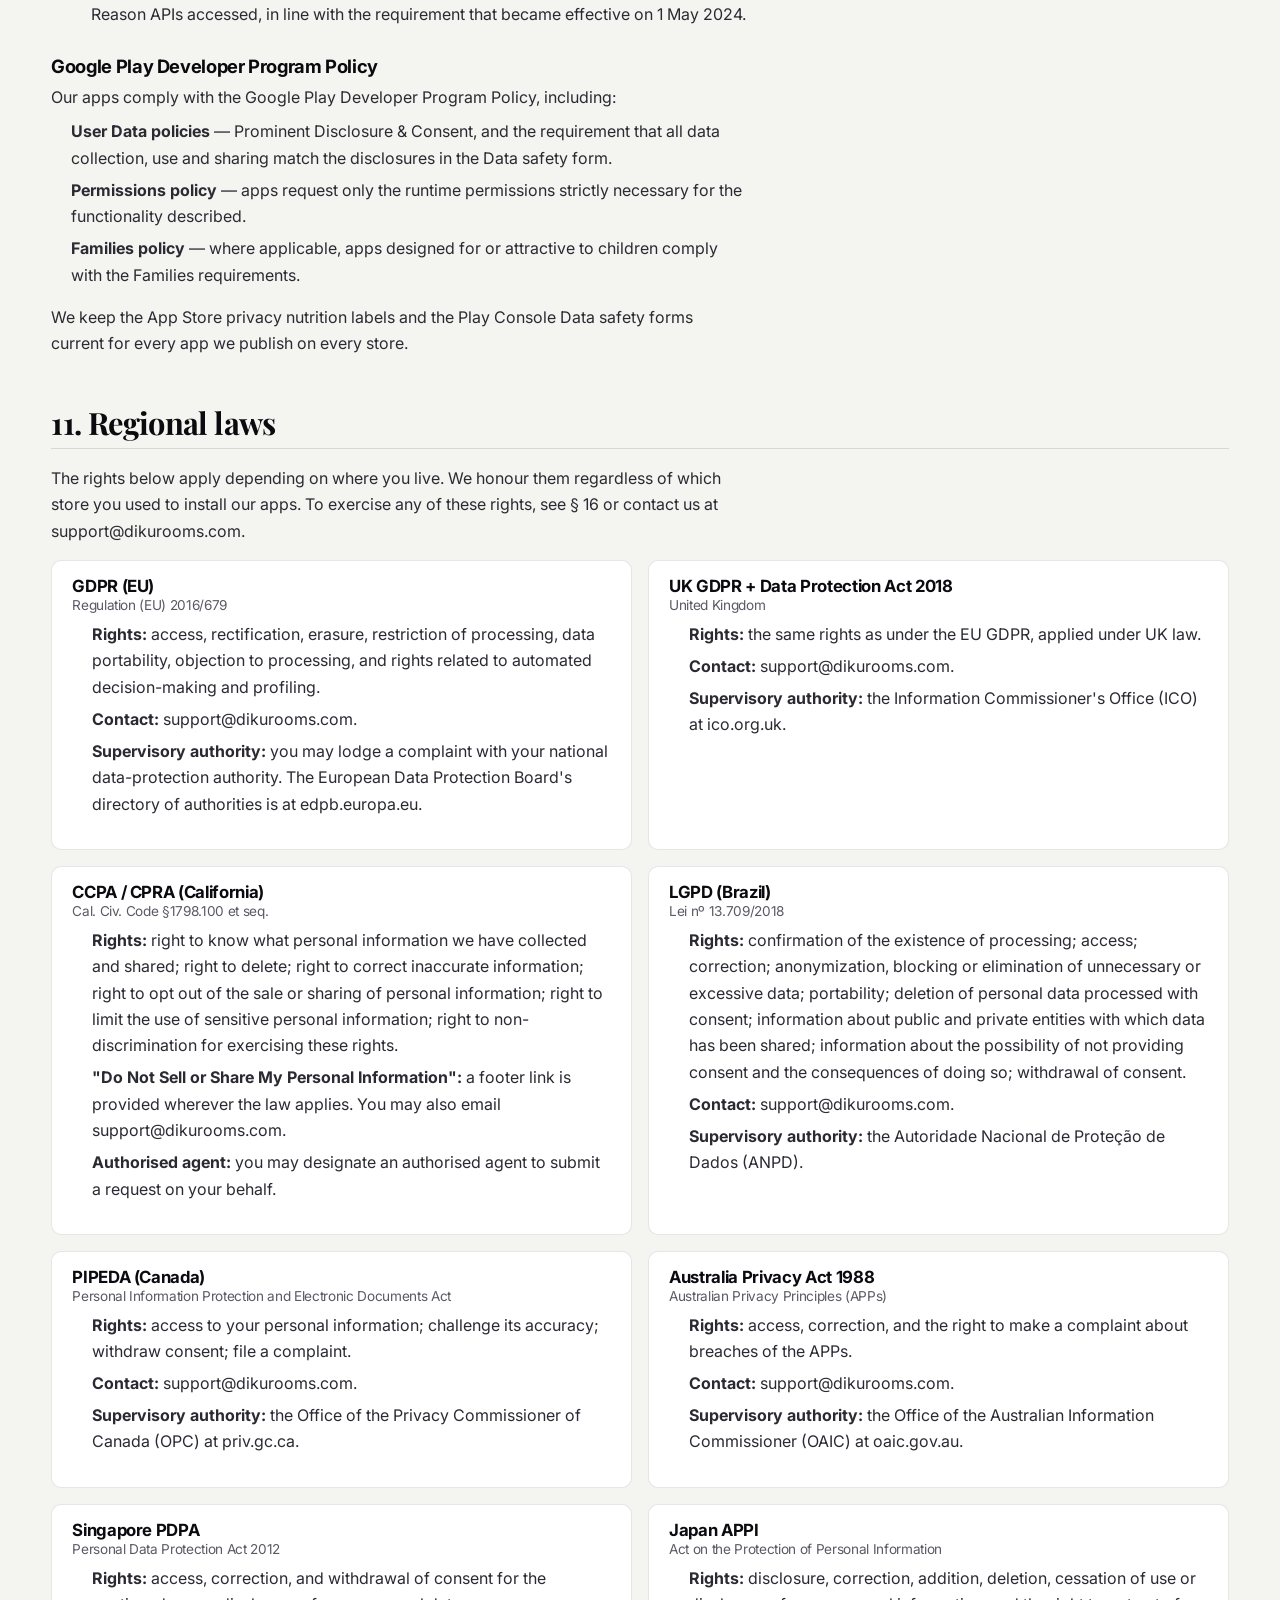
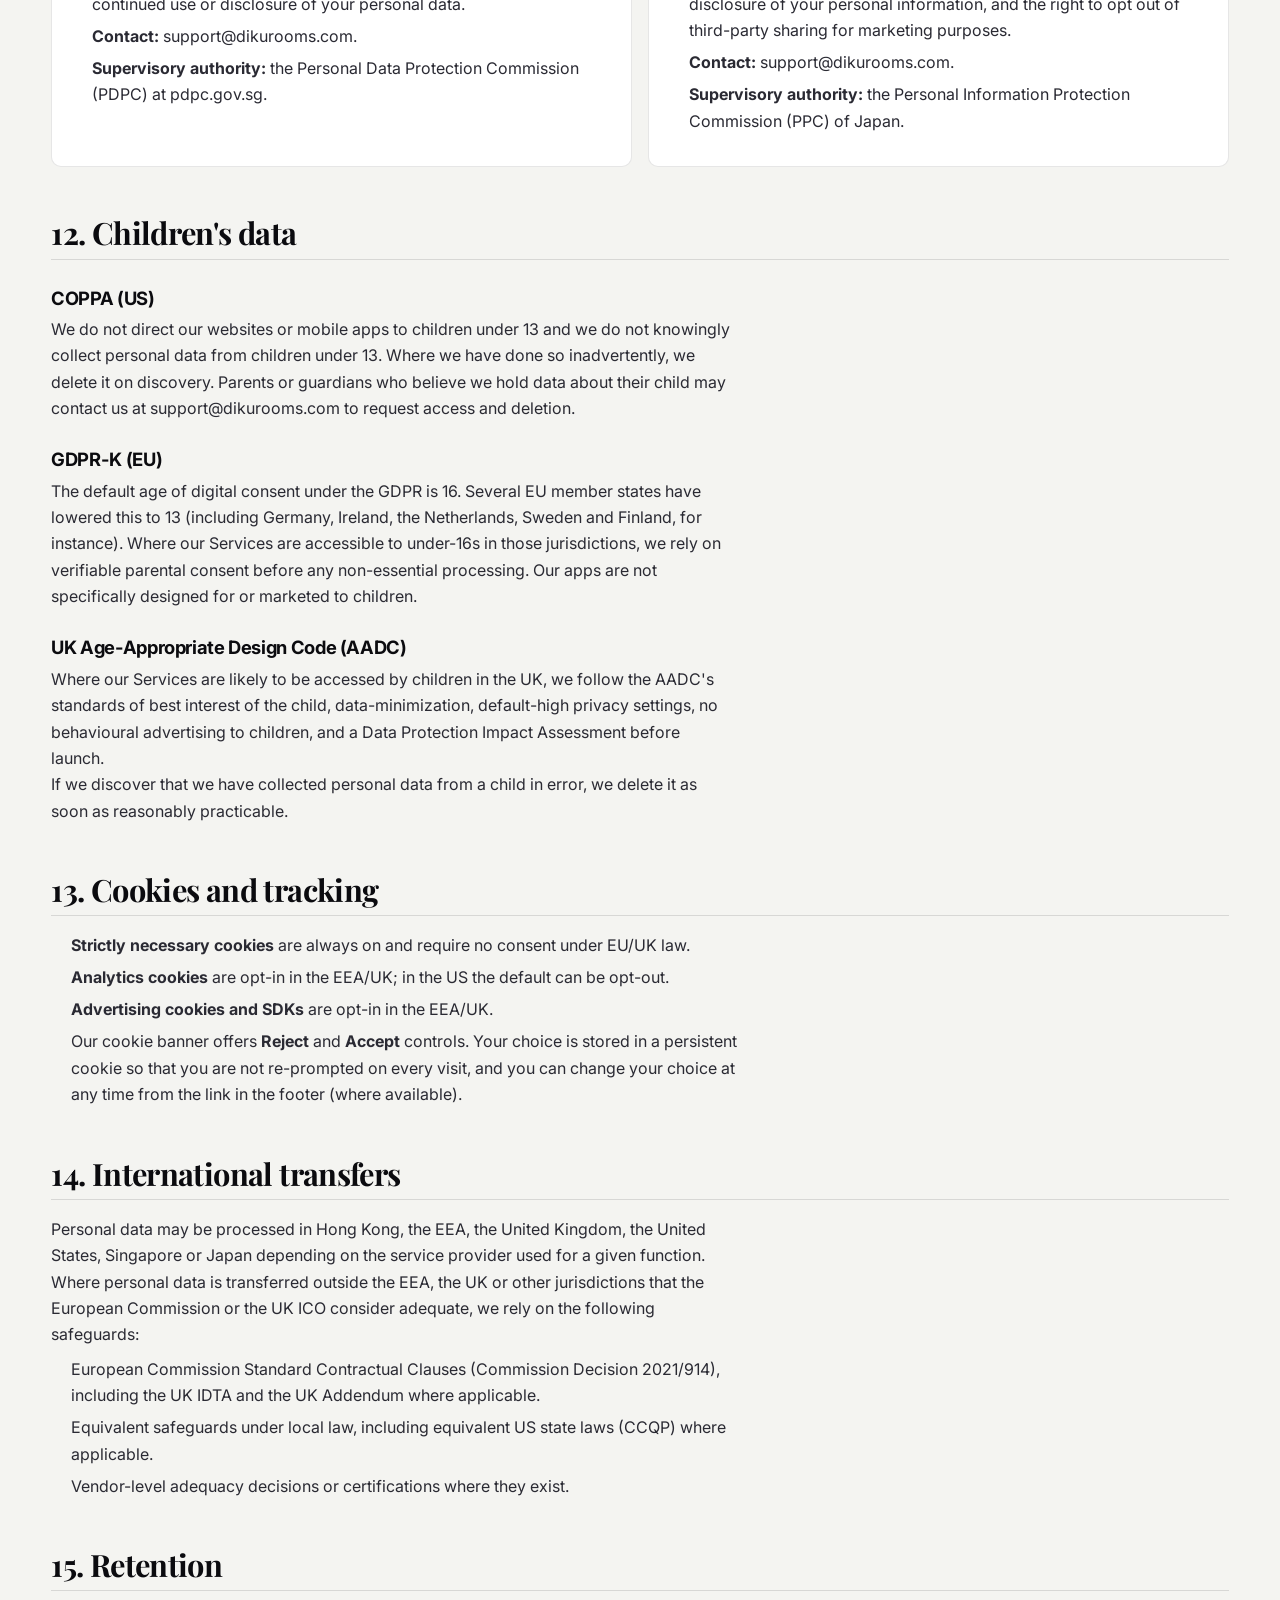
<file: privacy.html>
<!doctype html>
<html lang="en">
<head>
<meta charset="utf-8" />
<meta name="viewport" content="width=device-width, initial-scale=1, viewport-fit=cover" />
<meta name="theme-color" content="#0B0B0F" />
<meta name="color-scheme" content="light dark" />

<title>Privacy Policy — DIKUROOMS Trading Co., Limited</title>
<meta name="description" content="Privacy Policy of DIKUROOMS Trading Co., Limited — explains what data we collect, how we use it, the advertising SDKs integrated in our mobile apps, regional rights (GDPR, CCPA/CPRA, LGPD, PIPEDA, AU Privacy Act, PDPA, APPI), and how to contact us." />
<meta name="robots" content="index,follow,max-image-preview:large" />
<link rel="canonical" href="https://dikurooms.com/privacy.html" />

<!-- OpenGraph -->
<meta property="og:type" content="article" />
<meta property="og:site_name" content="DIKUROOMS Trading" />
<meta property="og:title" content="Privacy Policy — DIKUROOMS Trading Co., Limited" />
<meta property="og:description" content="How DIKUROOMS Trading collects, uses, and shares data on dikurooms.com and in our mobile apps. Includes the full advertising SDK disclosure and regional rights." />
<meta property="og:url" content="https://dikurooms.com/privacy.html" />
<meta property="og:image" content="https://dikurooms.com/images/og/og-cover.png" />
<meta property="og:locale" content="en_US" />

<!-- Twitter -->
<meta name="twitter:card" content="summary_large_image" />
<meta name="twitter:title" content="Privacy Policy — DIKUROOMS Trading Co., Limited" />
<meta name="twitter:description" content="How DIKUROOMS Trading collects, uses, and shares data on dikurooms.com and in our mobile apps. Full advertising SDK disclosure and regional rights." />
<meta name="twitter:image" content="https://dikurooms.com/images/og/og-cover.png" />

<link rel="icon" type="image/svg+xml" href="/images/logo/favicon.svg" />
<link rel="apple-touch-icon" href="/images/logo/favicon.svg" />
<link rel="preconnect" href="https://fonts.googleapis.com" />
<link rel="preconnect" href="https://fonts.gstatic.com" crossorigin />
<link rel="stylesheet" href="https://fonts.googleapis.com/css2?family=Playfair+Display:wght@400;700;900&family=Cormorant+Garamond:wght@500;600&family=Inter:wght@300;400;500;700&family=JetBrains+Mono:wght@400;600&display=swap" />
<link rel="stylesheet" href="/css/styles.css" />
<link rel="stylesheet" href="/css/print.css" media="print" />

<style>
  /* Local readability tweaks for the long-form legal pages */
  .legal-page main { padding-top: 6rem; }
  .legal-hero {
    padding: 6rem 0 3rem;
    background: linear-gradient(180deg, var(--ink, #0B0B0F) 0%, #15151B 100%);
    color: var(--bone, #F4F4F1);
  }
  .legal-hero .eyebrow { color: rgba(244, 244, 241, 0.75); }
  .legal-hero h1 {
    font-family: 'Playfair Display', Georgia, serif;
    font-weight: 900;
    font-size: clamp(2.2rem, 5vw, 4rem);
    line-height: 1.05;
    letter-spacing: -0.02em;
    margin: 0.6rem 0 1rem;
  }
  .legal-hero__meta {
    display: flex; flex-wrap: wrap; gap: 0.75rem 1.5rem;
    color: rgba(244, 244, 241, 0.75);
    font-size: 0.9rem;
  }
  .legal-hero__meta strong { color: var(--bone, #F4F4F1); font-weight: 600; }
  .toc {
    background: rgba(255, 255, 255, 0.04);
    border: 1px solid rgba(244, 244, 241, 0.18);
    border-radius: 12px;
    padding: 1.25rem 1.5rem;
    margin: 2rem 0 3rem;
  }
  .legal-hero .toc a { color: rgba(244, 244, 241, 0.92); }
  .legal-hero .toc a:hover, .legal-hero .toc a:focus { color: #FFD86B; }
  .toc h2 {
    font-family: 'Inter', system-ui, sans-serif;
    font-size: 0.78rem;
    letter-spacing: 0.18em;
    text-transform: uppercase;
    color: rgba(244, 244, 241, 0.7);
    margin: 0 0 0.75rem;
  }
  .toc__columns {
    column-count: 1;
    column-gap: 2.5rem;
  }
  @media (min-width: 768px) { .toc__columns { column-count: 2; } }
  @media (min-width: 1280px) { .toc__columns { column-count: 3; } }
  .toc ol {
    list-style: decimal-leading-zero inside;
    padding: 0;
    margin: 0;
    font-size: 0.92rem;
    line-height: 1.55;
  }
  .toc ol li {
    break-inside: avoid;
    padding: 0.15rem 0;
  }
  .toc ol li.sub { padding-left: 1.25rem; font-size: 0.85rem; }
  .toc ol li.sub a { color: rgba(244, 244, 241, 0.7); }

  .legal-body {
    padding: 2rem 0 6rem;
    background: var(--bone, #F4F4F1);
    color: #1A1A22;
  }
  .legal-body section { scroll-margin-top: 6rem; }
  .legal-body h2 {
    font-family: 'Playfair Display', Georgia, serif;
    font-weight: 700;
    font-size: clamp(1.5rem, 2.4vw, 2rem);
    line-height: 1.15;
    margin: 3rem 0 1rem;
    padding-bottom: 0.5rem;
    border-bottom: 1px solid rgba(11, 11, 15, 0.12);
  }
  .legal-body h3 {
    font-family: 'Inter', system-ui, sans-serif;
    font-weight: 700;
    font-size: 1.15rem;
    margin: 1.75rem 0 0.5rem;
    color: #0B0B0F;
  }
  .legal-body h4 {
    font-family: 'Inter', system-ui, sans-serif;
    font-weight: 600;
    font-size: 1rem;
    margin: 1.25rem 0 0.4rem;
    color: #0B0B0F;
  }
  .legal-body p, .legal-body li {
    font-size: 1rem;
    line-height: 1.65;
    color: #2A2A33;
  }
  .legal-body ul { padding-left: 1.25rem; margin: 0.5rem 0 1rem; }
  .legal-body ul li { margin-bottom: 0.35rem; }

  .sdk-card {
    border: 1px solid rgba(11, 11, 15, 0.1);
    border-radius: 10px;
    padding: 1.25rem 1.4rem;
    margin: 1.25rem 0;
    background: #FFFFFF;
    box-shadow: 0 1px 0 rgba(11, 11, 15, 0.04);
  }
  .sdk-card h3 {
    margin-top: 0;
    font-family: 'Playfair Display', Georgia, serif;
    font-size: 1.2rem;
  }
  .sdk-card h4 {
    margin-top: 0.8rem;
    margin-bottom: 0.2rem;
    font-size: 0.78rem;
    letter-spacing: 0.12em;
    text-transform: uppercase;
    color: #5A5A66;
  }
  .sdk-card dl {
    display: grid;
    grid-template-columns: max-content 1fr;
    gap: 0.35rem 1rem;
    margin: 0.5rem 0 0;
  }
  .sdk-card dt {
    font-weight: 600;
    color: #0B0B0F;
    font-size: 0.92rem;
  }
  .sdk-card dd {
    margin: 0;
    color: #2A2A33;
    font-size: 0.92rem;
  }
  .region-grid {
    display: grid;
    grid-template-columns: 1fr;
    gap: 1rem;
    margin: 1rem 0 2rem;
  }
  @media (min-width: 768px) { .region-grid { grid-template-columns: 1fr 1fr; } }
  .region-card {
    border: 1px solid rgba(11, 11, 15, 0.1);
    border-radius: 10px;
    padding: 1rem 1.25rem;
    background: #FFFFFF;
  }
  .region-card h3 {
    margin-top: 0;
    font-size: 1.05rem;
    font-family: 'Inter', system-ui, sans-serif;
    font-weight: 700;
  }
  .region-card h3 small {
    display: block;
    font-weight: 400;
    font-size: 0.85rem;
    color: #5A5A66;
    margin-top: 0.15rem;
  }
  .format-grid {
    display: grid;
    grid-template-columns: 1fr;
    gap: 1rem;
    margin: 1rem 0 1.5rem;
  }
  @media (min-width: 768px) { .format-grid { grid-template-columns: 1fr 1fr; } }
  .format-card {
    border: 1px solid rgba(11, 11, 15, 0.1);
    border-radius: 10px;
    padding: 1rem 1.25rem;
    background: #FFFFFF;
  }
  .format-card h3 { margin-top: 0; font-size: 1.05rem; font-family: 'Inter', system-ui, sans-serif; font-weight: 700; }

  .callout {
    border-left: 3px solid #C7A24A;
    background: rgba(199, 162, 74, 0.08);
    padding: 1rem 1.25rem;
    border-radius: 0 8px 8px 0;
    margin: 1.5rem 0;
  }
  .callout p { margin: 0; }

  @media (prefers-reduced-motion: reduce) {
    *, *::before, *::after { animation-duration: 0.01ms !important; transition-duration: 0.01ms !important; }
  }
</style>

<!-- JSON-LD: Organization + BreadcrumbList -->
<script type="application/ld+json">
{
  "@context": "https://schema.org",
  "@graph": [
    {
      "@type": "Organization",
      "@id": "https://dikurooms.com/#organization",
      "name": "DIKUROOMS Trading Co., Limited",
      "legalName": "DIKUROOMS Trading Co., Limited",
      "url": "https://dikurooms.com/",
      "logo": "https://dikurooms.com/images/logo/dikurooms-logo.svg",
      "email": "support@dikurooms.com",
      "contactPoint": [{
        "@type": "ContactPoint",
        "contactType": "customer support",
        "email": "support@dikurooms.com",
        "availableLanguage": ["English"]
      }],
      "address": {
        "@type": "PostalAddress",
        "streetAddress": "Rm F(B22) 2/F FREDER CTR 3 MOK CHEONG ST",
        "addressLocality": "To Kwa Wan",
        "addressRegion": "Kowloon",
        "addressCountry": "HK"
      },
      "sameAs": ["https://github.com/qumengyao683/dikurooms.com.git"]
    },
    {
      "@type": "BreadcrumbList",
      "itemListElement": [
        { "@type": "ListItem", "position": 1, "name": "Home", "item": "https://dikurooms.com/" },
        { "@type": "ListItem", "position": 2, "name": "Privacy Policy", "item": "https://dikurooms.com/privacy.html" }
      ]
    },
    {
      "@type": "WebPage",
      "@id": "https://dikurooms.com/privacy.html#webpage",
      "url": "https://dikurooms.com/privacy.html",
      "name": "Privacy Policy — DIKUROOMS Trading Co., Limited",
      "isPartOf": { "@id": "https://dikurooms.com/#website" },
      "inLanguage": "en",
      "dateModified": "2026-09-23"
    }
  ]
}
</script>
</head>
<body data-header="ink">
<div data-partial="header"></div>

<main id="main" class="legal-page">

<!-- ============================================================ HERO -->
<section class="legal-hero" aria-labelledby="legal-title">
  <div class="container">
    <span class="eyebrow eyebrow--bone">Legal · Privacy</span>
    <h1 id="legal-title">Privacy Policy</h1>
    <p style="max-width: 60ch; color: rgba(244,244,241,0.85); font-size: 1.05rem; line-height: 1.6;">
      This Policy explains how DIKUROOMS Trading Co., Limited ("DIKUROOMS", "we", "us") collects, uses, shares and protects personal data when you visit <strong>dikurooms.com</strong> or use the mobile applications we publish on the Google Play Store and Apple App Store. We have written it to be complete, plain and specific — including the full inventory of advertising SDKs integrated in our apps and the rights granted to you under the major regional privacy laws.
    </p>
    <div class="legal-hero__meta">
      <span><strong>Effective date:</strong> 23 September 2026</span>
      <span><strong>Last updated:</strong> 23 September 2026</span>
      <span><strong>Controller:</strong> DIKUROOMS Trading Co., Limited</span>
    </div>

    <nav class="toc" aria-label="Table of contents">
      <h2>Table of contents</h2>
      <div class="toc__columns">
        <ol>
          <li><a href="#scope">Scope and controller</a></li>
          <li><a href="#definitions">Definitions</a></li>
          <li><a href="#data-we-collect">Data we collect</a></li>
          <li><a href="#how-we-collect">How we collect data</a></li>
          <li><a href="#legal-basis">Legal basis (GDPR / UK GDPR Art. 6)</a></li>
          <li><a href="#how-we-use">How we use data</a></li>
          <li><a href="#sharing-and-disclosure">Sharing and disclosure</a></li>
          <li><a href="#ad-partners">Ad partners — SDK inventory</a></li>
          <li class="sub"><a href="#admob">A.8.1 Google AdMob</a></li>
          <li class="sub"><a href="#ad-manager">A.8.2 Google Ad Manager</a></li>
          <li class="sub"><a href="#meta-audience">A.8.3 Meta Audience Network</a></li>
          <li class="sub"><a href="#unity-ads">A.8.4 Unity Ads</a></li>
          <li class="sub"><a href="#applovin">A.8.5 AppLovin (MAX)</a></li>
          <li class="sub"><a href="#levelplay">A.8.6 ironSource / LevelPlay</a></li>
          <li class="sub"><a href="#pangle">A.8.7 Pangle</a></li>
          <li class="sub"><a href="#vungle">A.8.8 Vungle</a></li>
          <li class="sub"><a href="#chartboost">A.8.9 Chartboost</a></li>
          <li class="sub"><a href="#inmobi">A.8.10 InMobi</a></li>
          <li class="sub"><a href="#tapjoy">A.8.11 Tapjoy</a></li>
          <li class="sub"><a href="#mintegral">A.8.12 Mintegral</a></li>
          <li class="sub"><a href="#digital-turbine">A.8.13 Digital Turbine</a></li>
          <li class="sub"><a href="#liftoff">A.8.14 Liftoff</a></li>
          <li class="sub"><a href="#moloco">A.8.15 Moloco</a></li>
          <li class="sub"><a href="#yahoo-verizon">A.8.16 Yahoo (Verizon Media)</a></li>
          <li class="sub"><a href="#smaato">A.8.17 Smaato</a></li>
          <li class="sub"><a href="#startio">A.8.18 Start.io</a></li>
          <li class="sub"><a href="#appodeal">A.8.19 Appodeal</a></li>
        </ol>
        <ol start="9">
          <li><a href="#ad-formats">Ad formats used in our apps</a></li>
          <li><a href="#app-store-compliance">App-store compliance</a></li>
          <li><a href="#regional-laws">Regional laws</a></li>
          <li><a href="#childrens-data">Children's data</a></li>
          <li><a href="#cookies-and-tracking">Cookies and tracking</a></li>
          <li><a href="#international-transfers">International transfers</a></li>
          <li><a href="#retention">Retention</a></li>
          <li><a href="#your-rights">Your rights</a></li>
          <li><a href="#security">Security</a></li>
          <li><a href="#changes">Changes to this policy</a></li>
          <li><a href="#contact">Contact</a></li>
        </ol>
      </div>
    </nav>
  </div>
</section>

<!-- ============================================================ BODY -->
<div class="legal-body">
<div class="container">

<!-- 1 -->
<section id="scope" aria-labelledby="h-scope">
  <h2 id="h-scope">1. Scope and controller</h2>
  <p>This Privacy Policy applies to:</p>
  <ul>
    <li>the corporate website <strong>dikurooms.com</strong> (including all sub-pages such as <code>/services.html</code>, <code>/culture.html</code>, <code>/news.html</code>, <code>/contact.html</code>); and</li>
    <li>the mobile applications published by <strong>DIKUROOMS Trading Co., Limited</strong> on the Google Play Store and the Apple App Store.</li>
  </ul>
  <p>The data controller responsible for the processing of your personal data under this Policy is:</p>
  <p>
    <strong>DIKUROOMS Trading Co., Limited</strong><br />
    Rm F(B22) 2/F FREDER CTR 3 MOK CHEONG ST<br />
    To Kwa Wan, Kowloon, Hong Kong SAR<br />
    Email: <a href="mailto:support@dikurooms.com">support@dikurooms.com</a>
  </p>
  <p>If you are in the European Economic Area (EEA), the United Kingdom (UK) or Switzerland, this entity is also your controller under the General Data Protection Regulation (GDPR) and the UK GDPR. Where local law requires, we additionally rely on locally appointed representatives — please contact us for details.</p>
</section>

<!-- 2 -->
<section id="definitions" aria-labelledby="h-defs">
  <h2 id="h-defs">2. Definitions</h2>
  <p>For the purposes of this Policy:</p>
  <ul>
    <li><strong>Personal data</strong> means any information relating to an identified or identifiable natural person.</li>
    <li><strong>Processing</strong> means any operation performed on personal data (collection, storage, use, disclosure, deletion, etc.).</li>
    <li><strong>Controller</strong> means the entity that determines the purposes and means of the processing (DIKUROOMS).</li>
    <li><strong>Processor</strong> means an entity that processes personal data on the controller's behalf (e.g. a hosting or email provider).</li>
    <li><strong>User</strong> means any individual accessing the website or installing/using our apps.</li>
    <li><strong>Child</strong> means a person under the age defined by the law of their place of residence (see § 12).</li>
    <li><strong>SDK</strong> means a software development kit integrated into our apps (most often an advertising SDK listed in § 8).</li>
    <li><strong>Advertising identifier</strong> means a device-level identifier used by ad partners for ad selection and measurement — the <em>Google Advertising ID</em> (GAID) on Android and Apple's <em>Identifier for Advertisers</em> (IDFA) on iOS.</li>
    <li><strong>EEA</strong> means the European Economic Area.</li>
    <li><strong>UK</strong> means the United Kingdom of Great Britain and Northern Ireland.</li>
    <li><strong>California</strong> means the State of California, USA.</li>
  </ul>
</section>

<!-- 3 -->
<section id="data-we-collect" aria-labelledby="h-collected">
  <h2 id="h-collected">3. Data we collect</h2>
  <p>We collect the following categories of data, depending on how you use our Services:</p>
  <h3>Identifiers</h3>
  <ul>
    <li>Name, email address, company, job title (when you submit a contact or inquiry form).</li>
    <li>IP address, browser user agent, referrer, device and operating-system identifiers.</li>
    <li>Mobile-app identifiers: GAID (Android), IDFA (iOS), app instance ID, push-notification token.</li>
  </ul>
  <h3>Commercial information</h3>
  <ul>
    <li>The inquiry topic and message body you choose to send us.</li>
    <li>Order, quote or service-request metadata you provide.</li>
  </ul>
  <h3>Internet / network activity</h3>
  <ul>
    <li>Pages visited, time on page, scroll depth, referrer URL, timestamps.</li>
    <li>Search terms you used to reach our site.</li>
  </ul>
  <h3>Approximate location</h3>
  <ul>
    <li>City- and country-level location inferred server-side from your IP address. We do not collect precise GPS coordinates from the website; the mobile apps do not request precise location unless explicitly required by a feature you opt into.</li>
  </ul>
  <h3>Mobile-app telemetry</h3>
  <ul>
    <li>App version, build number, OS version, device model, locale, crash logs and diagnostic traces.</li>
    <li>Ad events: impression, click, completion, reward-grant, mediation waterfall outcomes.</li>
  </ul>
  <p>We do <strong>not</strong> knowingly collect government-issued identifiers (passport, national ID), precise geolocation, biometric data, health data, sexual orientation, racial or ethnic origin, religious beliefs, or financial account credentials.</p>
</section>

<!-- 4 -->
<section id="how-we-collect" aria-labelledby="h-howcollect">
  <h2 id="h-howcollect">4. How we collect data</h2>
  <h3>Directly from you</h3>
  <ul>
    <li>When you submit the contact form on <code>/contact.html</code> or send us an email.</li>
    <li>When you create an account or invitation in one of our mobile apps.</li>
  </ul>
  <h3>Automatically from your device</h3>
  <ul>
    <li>Cookies and similar storage on the website (see § 13).</li>
    <li>Server logs captured by our hosting provider.</li>
    <li>Mobile-app SDKs that initialize at app launch to deliver and measure ads (see § 8).</li>
  </ul>
  <h3>From partners</h3>
  <ul>
    <li>App-store partners (Apple, Google) provide basic install, crash and aggregate usage statistics.</li>
    <li>Ad networks return auction results, ad-rendering events and aggregated performance metrics (see § 8).</li>
  </ul>
</section>

<!-- 5 -->
<section id="legal-basis" aria-labelledby="h-legalbasis">
  <h2 id="h-legalbasis">5. Legal basis (GDPR / UK GDPR Art. 6)</h2>
  <p>For users in the EEA and the UK we rely on the following lawful bases under Article 6 of the GDPR / UK GDPR:</p>
  <ul>
    <li><strong>Consent (Art. 6(1)(a))</strong> — for non-essential cookies, ad personalization, and marketing emails. You may withdraw consent at any time without affecting prior lawful processing.</li>
    <li><strong>Performance of contract (Art. 6(1)(b))</strong> — to respond to an inquiry, deliver a quote, or fulfil an order you have placed.</li>
    <li><strong>Legal obligation (Art. 6(1)(c))</strong> — to comply with tax, customs, accounting, record-keeping and law-enforcement obligations.</li>
    <li><strong>Legitimate interests (Art. 6(1)(f))</strong> — to keep the Services secure, prevent abuse, and produce internal aggregate reports. We conduct and re-test a balancing on a case-by-case basis and offer an objection mechanism (see § 16).</li>
  </ul>
  <p>Where we rely on consent, the cookie banner on our website or the in-app consent prompt collects it. You can change your choice at any time.</p>
</section>

<!-- 6 -->
<section id="how-we-use" aria-labelledby="h-howuse">
  <h2 id="h-howuse">6. How we use data</h2>
  <ul>
    <li>To respond to your inquiries and provide customer support.</li>
    <li>To operate, maintain, secure and improve the website and the mobile apps.</li>
    <li>To select, render and measure advertising (see § 8 and § 9).</li>
    <li>To produce aggregated, de-identified analytics.</li>
    <li>To comply with applicable law and enforce our Terms.</li>
  </ul>
  <p>We do not use your personal data for automated decision-making that produces legal or similarly significant effects on you, and we do not build user profiles for advertising beyond what the ad partners listed in § 8 do on their own behalf.</p>
</section>

<!-- 7 -->
<section id="sharing-and-disclosure" aria-labelledby="h-sharing">
  <h2 id="h-sharing">7. Sharing and disclosure</h2>
  <h3>Service providers (processors)</h3>
  <p>We share personal data with vetted service providers acting as processors on our behalf, including:</p>
  <ul>
    <li>Hosting and content delivery.</li>
    <li>Email and customer-support tools.</li>
    <li>Privacy-respecting analytics.</li>
    <li>Advertising SDKs listed in § 8 (each acts as an independent controller for the data they receive).</li>
  </ul>
  <h3>Legal</h3>
  <p>We may disclose personal data when required by law, valid legal process, or to protect the rights, property or safety of DIKUROOMS, our users or others.</p>
  <h3>Business transfers</h3>
  <p>If DIKUROOMS undergoes a merger, acquisition, reorganisation or sale of assets, personal data may be transferred under continued protection of this Policy (or a successor policy notified to you).</p>
  <div class="callout">
    <p><strong>No sale of personal data.</strong> We do not sell personal data for money. Some sharing with advertising partners described in § 8 may qualify as "sharing" under the CCPA/CPRA; California residents may opt out using the mechanisms described in § 11.</p>
  </div>
</section>

<!-- 8 — Ad partners -->
<section id="ad-partners" aria-labelledby="h-adpartners">
  <h2 id="h-adpartners">8. Ad partners — SDK inventory</h2>
  <p>Our mobile applications integrate the following advertising SDKs. Each sub-section below documents (a) what the SDK does, (b) the data it collects, (c) our lawful basis for the integration (and the vendor's own role as controller for the data they receive), (d) how to opt out on iOS and Android, and (e) a link to the vendor's privacy page. The list reflects our production configuration as of the Last updated date above; minor additions or removals are reflected in our App Store privacy labels and Data safety forms.</p>

  <!-- 8.1 AdMob -->
  <article class="sdk-card" id="admob" aria-labelledby="h-admob">
    <h3 id="h-admob">8.1 Google AdMob (Google)</h3>
    <dl>
      <dt>Behaviors</dt>
      <dd>Initializes at app launch, requests ads from Google's ad network, renders banner / interstitial / native / rewarded formats, handles clicks and conversion tracking, and reports aggregated performance to our developer dashboard.</dd>
      <dt>Data collected</dt>
      <dd>Advertising ID (GAID/IDFA), IP address, coarse location (city/country), device model, OS version, app bundle ID, session timestamp, ad-impression and interaction events.</dd>
      <dt>Lawful basis</dt>
      <dd>Consent for personalized ads in the EEA/UK; legitimate interest for non-personalized ads and basic measurement. Google is an independent controller for the data it processes.</dd>
      <dt>Opt-out</dt>
      <dd>iOS: Settings → Privacy &amp; Security → Tracking → toggle off for our app; Apple's App Tracking Transparency prompt. Android: Settings → Privacy → Ads → Opt out of Ads Personalization; reset advertising ID. Vendor page: <a href="https://policies.google.com/technologies/partner-sites" rel="noopener" target="_blank">policies.google.com/technologies/partner-sites</a>.</dd>
    </dl>
  </article>

  <!-- 8.2 Google Ad Manager -->
  <article class="sdk-card" id="ad-manager" aria-labelledby="h-admanager">
    <h3 id="h-admanager">8.2 Google Ad Manager (Google)</h3>
    <dl>
      <dt>Behaviors</dt>
      <dd>Loads and traffics direct-sold and programmatic ad lines through Google Ad Manager, mediates to other networks, and renders banner, native and interstitial formats. Records impressions, clicks and viewability events.</dd>
      <dt>Data collected</dt>
      <dd>Advertising ID, IP address, coarse location, device/OS metadata, app bundle ID, ad-unit ID, ad request and response timestamps.</dd>
      <dt>Lawful basis</dt>
      <dd>Consent for personalized ads in the EEA/UK; legitimate interest for non-personalized ads and ad serving.</dd>
      <dt>Opt-out</dt>
      <dd>Same platform-level opt-outs as AdMob. Vendor page: <a href="https://policies.google.com/technologies/ads" rel="noopener" target="_blank">policies.google.com/technologies/ads</a>.</dd>
    </dl>
  </article>

  <!-- 8.3 Meta Audience Network -->
  <article class="sdk-card" id="meta-audience" aria-labelledby="h-meta">
    <h3 id="h-meta">8.3 Meta Audience Network (Meta Platforms)</h3>
    <dl>
      <dt>Behaviors</dt>
      <dd>Requests banner, interstitial, native and rewarded-video ads from Meta's auction; reports impressions, clicks and conversions; supports Advanced Analytics for advertisers running Meta campaigns.</dd>
      <dt>Data collected</dt>
      <dd>Advertising ID, IP address, coarse location, device/OS metadata, app bundle ID, event timestamps, conversion events.</dd>
      <dt>Lawful basis</dt>
      <dd>Consent in the EEA/UK; legitimate interest for limited measurement. Meta is an independent controller for the data it processes.</dd>
      <dt>Opt-out</dt>
      <dd>iOS: App Tracking Transparency prompt; toggle "Allow Meta to use your ad ID" in Facebook settings. Android: Settings → Privacy → Ads → Opt out of Ads Personalization. Vendor page: <a href="https://www.facebook.com/privacy/policies/cookies" rel="noopener" target="_blank">facebook.com/privacy/policies/cookies</a>.</dd>
    </dl>
  </article>

  <!-- 8.4 Unity Ads -->
  <article class="sdk-card" id="unity-ads" aria-labelledby="h-unity">
    <h3 id="h-unity">8.4 Unity Ads (Unity Technologies)</h3>
    <dl>
      <dt>Behaviors</dt>
      <dd>Initializes the Unity Ads framework, requests ads from Unity's network, renders rewarded video, interstitial and banner formats, and reports ad events.</dd>
      <dt>Data collected</dt>
      <dd>Advertising ID, IP address, coarse location, device/OS metadata, app bundle ID, session ID, ad-request and impression timestamps.</dd>
      <dt>Lawful basis</dt>
      <dd>Consent for personalized ads in the EEA/UK; legitimate interest for non-personalized ads. Unity is an independent controller.</dd>
      <dt>Opt-out</dt>
      <dd>iOS: App Tracking Transparency; "Limit Ad Tracking" toggle. Android: Settings → Privacy → Ads → Opt out of Ads Personalization. Vendor page: <a href="https://unity.com/legal/privacy-policy" rel="noopener" target="_blank">unity.com/legal/privacy-policy</a>.</dd>
    </dl>
  </article>

  <!-- 8.5 AppLovin (MAX) -->
  <article class="sdk-card" id="applovin" aria-labelledby="h-applovin">
    <h3 id="h-applovin">8.5 AppLovin (MAX) (AppLovin)</h3>
    <dl>
      <dt>Behaviors</dt>
      <dd>Runs an in-app bidding mediation layer (MAX), requests ads across configured networks, renders banner, interstitial, rewarded and native formats, and supports AppLovin's own exchange.</dd>
      <dt>Data collected</dt>
      <dd>Advertising ID, IP address, coarse location, device/OS metadata, app bundle ID, ad events, MAX mediation waterfall outputs.</dd>
      <dt>Lawful basis</dt>
      <dd>Consent for personalized ads in the EEA/UK; legitimate interest for ad serving and basic measurement. AppLovin is an independent controller.</dd>
      <dt>Opt-out</dt>
      <dd>iOS: App Tracking Transparency. Android: Settings → Privacy → Ads → Opt out of Ads Personalization. Vendor page: <a href="https://www.applovin.com/privacy/" rel="noopener" target="_blank">applovin.com/privacy</a>.</dd>
    </dl>
  </article>

  <!-- 8.6 LevelPlay -->
  <article class="sdk-card" id="levelplay" aria-labelledby="h-levelplay">
    <h3 id="h-levelplay">8.6 ironSource / Unity LevelPlay (Unity / ironSource)</h3>
    <dl>
      <dt>Behaviors</dt>
      <dd>Mediation and bidding via Unity LevelPlay (the rebrand of ironSource); renders banner, interstitial, rewarded video and native ads; routes ad requests to multiple networks.</dd>
      <dt>Data collected</dt>
      <dd>Advertising ID, IP address, coarse location, device/OS metadata, app bundle ID, ad events, mediation waterfall decisions.</dd>
      <dt>Lawful basis</dt>
      <dd>Consent for personalized ads in the EEA/UK; legitimate interest otherwise. Unity / ironSource is an independent controller for the data it processes.</dd>
      <dt>Opt-out</dt>
      <dd>iOS: App Tracking Transparency. Android: Settings → Privacy → Ads → Opt out of Ads Personalization. Vendor page: <a href="https://www.is.com/privacy-policy/" rel="noopener" target="_blank">is.com/privacy-policy</a>.</dd>
    </dl>
  </article>

  <!-- 8.7 Pangle -->
  <article class="sdk-card" id="pangle" aria-labelledby="h-pangle">
    <h3 id="h-pangle">8.7 Pangle (ByteDance)</h3>
    <dl>
      <dt>Behaviors</dt>
      <dd>Initializes Pangle's ad SDK, requests banner, interstitial, rewarded video and feed ads from ByteDance's network, and reports ad events.</dd>
      <dt>Data collected</dt>
      <dd>Advertising ID, IP address, coarse location, device/OS metadata, app bundle ID, ad-request timestamps.</dd>
      <dt>Lawful basis</dt>
      <dd>Consent in the EEA/UK; legitimate interest otherwise. ByteDance is an independent controller for the data it processes.</dd>
      <dt>Opt-out</dt>
      <dd>iOS: App Tracking Transparency. Android: Settings → Privacy → Ads → Opt out of Ads Personalization. Vendor page: <a href="https://www.pangleglobal.com/privacy" rel="noopener" target="_blank">pangleglobal.com/privacy</a>.</dd>
    </dl>
  </article>

  <!-- 8.8 Vungle -->
  <article class="sdk-card" id="vungle" aria-labelledby="h-vungle">
    <h3 id="h-vungle">8.8 Vungle (Liftoff)</h3>
    <dl>
      <dt>Behaviors</dt>
      <dd>Initializes Vungle's SDK, requests rewarded video, interstitial and banner ads, and reports impressions, clicks and reward grants.</dd>
      <dt>Data collected</dt>
      <dd>Advertising ID, IP address, coarse location, device/OS metadata, app bundle ID, session length, ad events.</dd>
      <dt>Lawful basis</dt>
      <dd>Consent in the EEA/UK; legitimate interest otherwise. Liftoff (Vungle) is an independent controller.</dd>
      <dt>Opt-out</dt>
      <dd>iOS: App Tracking Transparency. Android: Settings → Privacy → Ads → Opt out of Ads Personalization. Vendor page: <a href="https://liftoff.io/privacy/" rel="noopener" target="_blank">liftoff.io/privacy</a>.</dd>
    </dl>
  </article>

  <!-- 8.9 Chartboost -->
  <article class="sdk-card" id="chartboost" aria-labelledby="h-chartboost">
    <h3 id="h-chartboost">8.9 Chartboost (Inmar)</h3>
    <dl>
      <dt>Behaviors</dt>
      <dd>Initializes the Chartboost SDK, requests banner, interstitial and rewarded-video ads, and reports ad events to its dashboards.</dd>
      <dt>Data collected</dt>
      <dd>Advertising ID, IP address, coarse location, device/OS metadata, app bundle ID, session length, ad events.</dd>
      <dt>Lawful basis</dt>
      <dd>Consent in the EEA/UK; legitimate interest otherwise. Inmar (Chartboost) is an independent controller.</dd>
      <dt>Opt-out</dt>
      <dd>iOS: App Tracking Transparency. Android: Settings → Privacy → Ads → Opt out of Ads Personalization. Vendor page: <a href="https://www.chartboost.com/legal/privacy-policy/" rel="noopener" target="_blank">chartboost.com/legal/privacy-policy</a>.</dd>
    </dl>
  </article>

  <!-- 8.10 InMobi -->
  <article class="sdk-card" id="inmobi" aria-labelledby="h-inmobi">
    <h3 id="h-inmobi">8.10 InMobi (InMobi)</h3>
    <dl>
      <dt>Behaviors</dt>
      <dd>Initializes InMobi's SDK, requests banner, interstitial, rewarded video and native ads, performs viewability checks, and reports ad events.</dd>
      <dt>Data collected</dt>
      <dd>Advertising ID, IP address, coarse location, device/OS metadata, app bundle ID, interaction events.</dd>
      <dt>Lawful basis</dt>
      <dd>Consent in the EEA/UK; legitimate interest otherwise. InMobi is an independent controller.</dd>
      <dt>Opt-out</dt>
      <dd>iOS: App Tracking Transparency. Android: Settings → Privacy → Ads → Opt out of Ads Personalization. Vendor page: <a href="https://www.inmobi.com/privacy-policy" rel="noopener" target="_blank">inmobi.com/privacy-policy</a>.</dd>
    </dl>
  </article>

  <!-- 8.11 Tapjoy -->
  <article class="sdk-card" id="tapjoy" aria-labelledby="h-tapjoy">
    <h3 id="h-tapjoy">8.11 Tapjoy (Tapjoy)</h3>
    <dl>
      <dt>Behaviors</dt>
      <dd>Initializes Tapjoy's SDK, surfaces offerwall and rewarded ad units, mediates ad requests, and reports reward events to our server.</dd>
      <dt>Data collected</dt>
      <dd>Advertising ID, IP address, coarse location, device/OS metadata, app bundle ID, offerwall events, reward IDs and timestamps.</dd>
      <dt>Lawful basis</dt>
      <dd>Consent in the EEA/UK; legitimate interest otherwise. Tapjoy is an independent controller.</dd>
      <dt>Opt-out</dt>
      <dd>iOS: App Tracking Transparency. Android: Settings → Privacy → Ads → Opt out of Ads Personalization. Vendor page: <a href="https://www.tapjoy.com/legal/advertisers/privacy-policy/" rel="noopener" target="_blank">tapjoy.com/legal/advertisers/privacy-policy</a>.</dd>
    </dl>
  </article>

  <!-- 8.12 Mintegral -->
  <article class="sdk-card" id="mintegral" aria-labelledby="h-mintegral">
    <h3 id="h-mintegral">8.12 Mintegral (Mintegral)</h3>
    <dl>
      <dt>Behaviors</dt>
      <dd>Initializes Mintegral's SDK, requests banner, interstitial, rewarded video and splash ads, and reports ad events.</dd>
      <dt>Data collected</dt>
      <dd>Advertising ID, IP address, coarse location, device/OS metadata, app bundle ID, session length, ad-request timestamps.</dd>
      <dt>Lawful basis</dt>
      <dd>Consent in the EEA/UK; legitimate interest otherwise. Mintegral is an independent controller.</dd>
      <dt>Opt-out</dt>
      <dd>iOS: App Tracking Transparency. Android: Settings → Privacy → Ads → Opt out of Ads Personalization. Vendor page: <a href="https://www.mintegral.com/en/privacy" rel="noopener" target="_blank">mintegral.com/en/privacy</a>.</dd>
    </dl>
  </article>

  <!-- 8.13 Digital Turbine -->
  <article class="sdk-card" id="digital-turbine" aria-labelledby="h-dt">
    <h3 id="h-dt">8.13 Digital Turbine (Digital Turbine)</h3>
    <dl>
      <dt>Behaviors</dt>
      <dd>Initializes Digital Turbine's SDK (formerly AdColony / Fyber), renders full-screen and rewarded video ads, and reports ad events.</dd>
      <dt>Data collected</dt>
      <dd>Advertising ID, IP address, coarse location, device/OS metadata, app bundle ID, session length, ad event timestamps.</dd>
      <dt>Lawful basis</dt>
      <dd>Consent in the EEA/UK; legitimate interest otherwise. Digital Turbine is an independent controller.</dd>
      <dt>Opt-out</dt>
      <dd>iOS: App Tracking Transparency. Android: Settings → Privacy → Ads → Opt out of Ads Personalization. Vendor page: <a href="https://www.digitalturbine.com/privacy-policy/" rel="noopener" target="_blank">digitalturbine.com/privacy-policy</a>.</dd>
    </dl>
  </article>

  <!-- 8.14 Liftoff -->
  <article class="sdk-card" id="liftoff" aria-labelledby="h-liftoff">
    <h3 id="h-liftoff">8.14 Liftoff (Liftoff)</h3>
    <dl>
      <dt>Behaviors</dt>
      <dd>Runs Liftoff's monetization stack (formerly Vungle + GameRefinery + analytics), requests banner, interstitial, rewarded and native ads, and reports ad events.</dd>
      <dt>Data collected</dt>
      <dd>Advertising ID, IP address, coarse location, device/OS metadata, app bundle ID, session length, ad events.</dd>
      <dt>Lawful basis</dt>
      <dd>Consent in the EEA/UK; legitimate interest otherwise. Liftoff is an independent controller.</dd>
      <dt>Opt-out</dt>
      <dd>iOS: App Tracking Transparency. Android: Settings → Privacy → Ads → Opt out of Ads Personalization. Vendor page: <a href="https://liftoff.io/privacy/" rel="noopener" target="_blank">liftoff.io/privacy</a>.</dd>
    </dl>
  </article>

  <!-- 8.15 Moloco -->
  <article class="sdk-card" id="moloco" aria-labelledby="h-moloco">
    <h3 id="h-moloco">8.15 Moloco (Moloco)</h3>
    <dl>
      <dt>Behaviors</dt>
      <dd>Initializes Moloco's SDK, requests programmatic banner, interstitial, rewarded and native ads from its DSP, and reports ad events.</dd>
      <dt>Data collected</dt>
      <dd>Advertising ID, IP address, coarse location, device/OS metadata, app bundle ID, ad events.</dd>
      <dt>Lawful basis</dt>
      <dd>Consent in the EEA/UK; legitimate interest otherwise. Moloco is an independent controller.</dd>
      <dt>Opt-out</dt>
      <dd>iOS: App Tracking Transparency. Android: Settings → Privacy → Ads → Opt out of Ads Personalization. Vendor page: <a href="https://www.moloco.com/privacy-policy" rel="noopener" target="_blank">moloco.com/privacy-policy</a>.</dd>
    </dl>
  </article>

  <!-- 8.16 Yahoo -->
  <article class="sdk-card" id="yahoo-verizon" aria-labelledby="h-yahoo">
    <h3 id="h-yahoo">8.16 Yahoo (Verizon Media)</h3>
    <dl>
      <dt>Behaviors</dt>
      <dd>Initializes Yahoo's ad SDK (formerly Verizon Media / Oath), requests banner, interstitial, native and rewarded ads, and reports ad events.</dd>
      <dt>Data collected</dt>
      <dd>Advertising ID, IP address, coarse location, device/OS metadata, app bundle ID, ad events.</dd>
      <dt>Lawful basis</dt>
      <dd>Consent in the EEA/UK; legitimate interest otherwise. Yahoo is an independent controller.</dd>
      <dt>Opt-out</dt>
      <dd>iOS: App Tracking Transparency. Android: Settings → Privacy → Ads → Opt out of Ads Personalization. Vendor page: <a href="https://legal.yahoo.com/us/en/yahoo/privacy/index.html" rel="noopener" target="_blank">legal.yahoo.com/us/en/yahoo/privacy/index.html</a>.</dd>
    </dl>
  </article>

  <!-- 8.17 Smaato -->
  <article class="sdk-card" id="smaato" aria-labelledby="h-smaato">
    <h3 id="h-smaato">8.17 Smaato (Smaato)</h3>
    <dl>
      <dt>Behaviors</dt>
      <dd>Initializes Smaato's SDK, runs a real-time ad exchange, requests banner, interstitial, rewarded and native ads, and reports ad events.</dd>
      <dt>Data collected</dt>
      <dd>Advertising ID, IP address, coarse location, device/OS metadata, app bundle ID, ad events.</dd>
      <dt>Lawful basis</dt>
      <dd>Consent in the EEA/UK; legitimate interest otherwise. Smaato is an independent controller.</dd>
      <dt>Opt-out</dt>
      <dd>iOS: App Tracking Transparency. Android: Settings → Privacy → Ads → Opt out of Ads Personalization. Vendor page: <a href="https://www.smaato.com/privacy-policy/" rel="noopener" target="_blank">smaato.com/privacy-policy</a>.</dd>
    </dl>
  </article>

  <!-- 8.18 Start.io -->
  <article class="sdk-card" id="startio" aria-labelledby="h-startio">
    <h3 id="h-startio">8.18 Start.io (Start.io)</h3>
    <dl>
      <dt>Behaviors</dt>
      <dd>Initializes Start.io's SDK, requests banner, interstitial, rewarded and native ads, and reports ad events.</dd>
      <dt>Data collected</dt>
      <dd>Advertising ID, IP address, coarse location, device/OS metadata, app bundle ID, ad events.</dd>
      <dt>Lawful basis</dt>
      <dd>Consent in the EEA/UK; legitimate interest otherwise. Start.io is an independent controller.</dd>
      <dt>Opt-out</dt>
      <dd>iOS: App Tracking Transparency. Android: Settings → Privacy → Ads → Opt out of Ads Personalization. Vendor page: <a href="https://www.start.io/privacy-policy/" rel="noopener" target="_blank">start.io/privacy-policy</a>.</dd>
    </dl>
  </article>

  <!-- 8.19 Appodeal -->
  <article class="sdk-card" id="appodeal" aria-labelledby="h-appodeal">
    <h3 id="h-appodeal">8.19 Appodeal (Appodeal)</h3>
    <dl>
      <dt>Behaviors</dt>
      <dd>Acts as a mediation layer that orchestrates multiple ad networks (including AdMob, Meta Audience Network, Unity Ads, Vungle, AppLovin, Pangle, InMobi, Tapjoy, Chartboost, Mintegral, Digital Turbine, Smaato, Start.io, Liftoff, Moloco, Yahoo and others) inside a single SDK, requests and renders banner, interstitial, rewarded video and native ads.</dd>
      <dt>Data collected</dt>
      <dd>Advertising ID, IP address, coarse location, device/OS metadata, app bundle ID, ad events, mediation waterfall outcomes.</dd>
      <dt>Lawful basis</dt>
      <dd>Consent in the EEA/UK; legitimate interest otherwise. Appodeal and the underlying networks each act as an independent controller for the data they receive.</dd>
      <dt>Opt-out</dt>
      <dd>iOS: App Tracking Transparency. Android: Settings → Privacy → Ads → Opt out of Ads Personalization. Vendor page: <a href="https://appodeal.com/privacy-policy/" rel="noopener" target="_blank">appodeal.com/privacy-policy</a>.</dd>
    </dl>
  </article>
</section>

<!-- 9 — Ad formats -->
<section id="ad-formats" aria-labelledby="h-formats">
  <h2 id="h-formats">9. Ad formats used in our apps</h2>
  <p>Our apps use the following ad formats. The data flowing to the ad partners named in § 8 for each format is described below; the user controls described here apply in addition to the platform-level controls listed in § 8.</p>

  <div class="format-grid">
    <article class="format-card" id="format-splash" aria-labelledby="h-format-splash">
      <h3 id="h-format-splash">Splash / open-screen ads</h3>
      <p>Full-screen ad shown immediately at app launch or when returning to the app after a long background period.</p>
      <p><strong>When it appears:</strong> at cold start and on foreground after the configured timeout.</p>
      <p><strong>Data flowing to ad partners:</strong> advertising ID (GAID/IDFA), app bundle ID, session timestamp, coarse location, device/OS metadata.</p>
      <p><strong>User control:</strong> the splash ad has a "close" or "skip" affordance after the mandatory minimum display time required by the network. On Android, opting out of Ads Personalization disables personalized targeting; on iOS, denying App Tracking Transparency limits the data sent.</p>
    </article>

    <article class="format-card" id="format-rewarded" aria-labelledby="h-format-rewarded">
      <h3 id="h-format-rewarded">Rewarded video ads</h3>
      <p>User-initiated ad that the user opts in to view in exchange for an in-app reward (e.g. an extra life, currency, or feature unlock).</p>
      <p><strong>When it appears:</strong> only when the user taps an explicit "watch ad" button or chooses a rewarded offer inside the app.</p>
      <p><strong>Data flowing to ad partners:</strong> advertising ID (GAID/IDFA), app bundle ID, placement / reward ID, completion event timestamp, coarse location, device/OS metadata.</p>
      <p><strong>User control:</strong> the reward is granted only after the user has watched the ad to completion (or to the network's check-point). No reward is granted for skipping before completion. The user can always decline to start the ad.</p>
    </article>

    <article class="format-card" id="format-interstitial" aria-labelledby="h-format-interstitial">
      <h3 id="h-format-interstitial">Interstitial ads</h3>
      <p>Full-screen ad shown at natural transition points in the app flow (e.g. between scenes, on completion of a level, before showing results).</p>
      <p><strong>When it appears:</strong> at predefined transition points only, and never more often than the network's frequency cap (and never two interstitials back-to-back where the network prohibits it).</p>
      <p><strong>Data flowing to ad partners:</strong> advertising ID (GAID/IDFA), ad-unit ID, app bundle ID, frequency-cap metadata, coarse location, device/OS metadata.</p>
      <p><strong>User control:</strong> a "close" or "continue" affordance is shown after the network's required minimum display time. On Android, opting out of Ads Personalization applies; on iOS, denying App Tracking Transparency limits the data sent.</p>
    </article>

    <article class="format-card" id="format-banner" aria-labelledby="h-format-banner">
      <h3 id="h-format-banner">Banner ads</h3>
      <p>A persistent rectangular strip at the top or bottom of a screen that remains visible while the user interacts with the underlying content.</p>
      <p><strong>When it appears:</strong> on screens where the app has been configured to show a banner ad unit.</p>
      <p><strong>Data flowing to ad partners:</strong> advertising ID (GAID/IDFA), ad-unit ID, viewability / impression events, coarse location, device/OS metadata.</p>
      <p><strong>User control:</strong> some screens offer a "hide ads" toggle that, when available, removes the banner for that session or until the next purchase. On Android, opting out of Ads Personalization applies; on iOS, denying App Tracking Transparency limits the data sent.</p>
    </article>
  </div>
</section>

<!-- 10 — App-store compliance -->
<section id="app-store-compliance" aria-labelledby="h-appstore">
  <h2 id="h-appstore">10. App-store compliance</h2>
  <h3>Apple App Store Review Guidelines</h3>
  <p>Our mobile apps comply with all current Apple App Store Review Guidelines, including the following families that govern privacy:</p>
  <ul>
    <li><strong>Guideline 1 (Objectionable Content)</strong> — content standards and user safety.</li>
    <li><strong>Guideline 2 (Functionality)</strong> — apps must work as advertised and must not crash.</li>
    <li><strong>Guideline 3 (Accuracy)</strong> — metadata, screenshots and descriptions must reflect actual functionality.</li>
    <li><strong>Guideline 4 (Design)</strong> — UI and UX must follow Apple's design conventions.</li>
    <li><strong>Guideline 5 (Legal)</strong>, including:
      <ul>
        <li><strong>5.1.1 (App Privacy)</strong> — accurate responses to the App Privacy questions on App Store Connect for every app version.</li>
        <li><strong>5.1.2 (Data Use)</strong> — data is used only as the user reasonably expects and only for the purposes disclosed in the privacy label and in this Policy.</li>
        <li><strong>Privacy Manifest</strong> — apps submit a current Privacy Manifest declaring all Required Reason APIs accessed, in line with the requirement that became effective on 1 May 2024.</li>
      </ul>
    </li>
  </ul>
  <h3>Google Play Developer Program Policy</h3>
  <p>Our apps comply with the Google Play Developer Program Policy, including:</p>
  <ul>
    <li><strong>User Data policies</strong> — Prominent Disclosure &amp; Consent, and the requirement that all data collection, use and sharing match the disclosures in the Data safety form.</li>
    <li><strong>Permissions policy</strong> — apps request only the runtime permissions strictly necessary for the functionality described.</li>
    <li><strong>Families policy</strong> — where applicable, apps designed for or attractive to children comply with the Families requirements.</li>
  </ul>
  <p>We keep the App Store privacy nutrition labels and the Play Console Data safety forms current for every app we publish on every store.</p>
</section>

<!-- 11 — Regional laws -->
<section id="regional-laws" aria-labelledby="h-regional">
  <h2 id="h-regional">11. Regional laws</h2>
  <p>The rights below apply depending on where you live. We honour them regardless of which store you used to install our apps. To exercise any of these rights, see § 16 or contact us at <a href="mailto:support@dikurooms.com">support@dikurooms.com</a>.</p>

  <div class="region-grid">

    <article class="region-card" id="gdpr" aria-labelledby="h-gdpr">
      <h3 id="h-gdpr">GDPR (EU) <small>Regulation (EU) 2016/679</small></h3>
      <ul>
        <li><strong>Rights:</strong> access, rectification, erasure, restriction of processing, data portability, objection to processing, and rights related to automated decision-making and profiling.</li>
        <li><strong>Contact:</strong> <a href="mailto:support@dikurooms.com">support@dikurooms.com</a>.</li>
        <li><strong>Supervisory authority:</strong> you may lodge a complaint with your national data-protection authority. The European Data Protection Board's directory of authorities is at <a href="https://edpb.europa.eu/about-edpb/about-edpb/members_en" rel="noopener" target="_blank">edpb.europa.eu</a>.</li>
      </ul>
    </article>

    <article class="region-card" id="uk-gdpr" aria-labelledby="h-ukgdpr">
      <h3 id="h-ukgdpr">UK GDPR + Data Protection Act 2018 <small>United Kingdom</small></h3>
      <ul>
        <li><strong>Rights:</strong> the same rights as under the EU GDPR, applied under UK law.</li>
        <li><strong>Contact:</strong> <a href="mailto:support@dikurooms.com">support@dikurooms.com</a>.</li>
        <li><strong>Supervisory authority:</strong> the Information Commissioner's Office (ICO) at <a href="https://ico.org.uk" rel="noopener" target="_blank">ico.org.uk</a>.</li>
      </ul>
    </article>

    <article class="region-card" id="ccpa" aria-labelledby="h-ccpa">
      <h3 id="h-ccpa">CCPA / CPRA (California) <small>Cal. Civ. Code §1798.100 et seq.</small></h3>
      <ul>
        <li><strong>Rights:</strong> right to know what personal information we have collected and shared; right to delete; right to correct inaccurate information; right to opt out of the sale or sharing of personal information; right to limit the use of sensitive personal information; right to non-discrimination for exercising these rights.</li>
        <li><strong>"Do Not Sell or Share My Personal Information":</strong> a footer link is provided wherever the law applies. You may also email <a href="mailto:support@dikurooms.com">support@dikurooms.com</a>.</li>
        <li><strong>Authorised agent:</strong> you may designate an authorised agent to submit a request on your behalf.</li>
      </ul>
    </article>

    <article class="region-card" id="lgpd" aria-labelledby="h-lgpd">
      <h3 id="h-lgpd">LGPD (Brazil) <small>Lei nº 13.709/2018</small></h3>
      <ul>
        <li><strong>Rights:</strong> confirmation of the existence of processing; access; correction; anonymization, blocking or elimination of unnecessary or excessive data; portability; deletion of personal data processed with consent; information about public and private entities with which data has been shared; information about the possibility of not providing consent and the consequences of doing so; withdrawal of consent.</li>
        <li><strong>Contact:</strong> <a href="mailto:support@dikurooms.com">support@dikurooms.com</a>.</li>
        <li><strong>Supervisory authority:</strong> the Autoridade Nacional de Proteção de Dados (ANPD).</li>
      </ul>
    </article>

    <article class="region-card" id="pipeda" aria-labelledby="h-pipeda">
      <h3 id="h-pipeda">PIPEDA (Canada) <small>Personal Information Protection and Electronic Documents Act</small></h3>
      <ul>
        <li><strong>Rights:</strong> access to your personal information; challenge its accuracy; withdraw consent; file a complaint.</li>
        <li><strong>Contact:</strong> <a href="mailto:support@dikurooms.com">support@dikurooms.com</a>.</li>
        <li><strong>Supervisory authority:</strong> the Office of the Privacy Commissioner of Canada (OPC) at <a href="https://www.priv.gc.ca" rel="noopener" target="_blank">priv.gc.ca</a>.</li>
      </ul>
    </article>

    <article class="region-card" id="au-privacy" aria-labelledby="h-au">
      <h3 id="h-au">Australia Privacy Act 1988 <small>Australian Privacy Principles (APPs)</small></h3>
      <ul>
        <li><strong>Rights:</strong> access, correction, and the right to make a complaint about breaches of the APPs.</li>
        <li><strong>Contact:</strong> <a href="mailto:support@dikurooms.com">support@dikurooms.com</a>.</li>
        <li><strong>Supervisory authority:</strong> the Office of the Australian Information Commissioner (OAIC) at <a href="https://www.oaic.gov.au" rel="noopener" target="_blank">oaic.gov.au</a>.</li>
      </ul>
    </article>

    <article class="region-card" id="pdpa" aria-labelledby="h-pdpa">
      <h3 id="h-pdpa">Singapore PDPA <small>Personal Data Protection Act 2012</small></h3>
      <ul>
        <li><strong>Rights:</strong> access, correction, and withdrawal of consent for the continued use or disclosure of your personal data.</li>
        <li><strong>Contact:</strong> <a href="mailto:support@dikurooms.com">support@dikurooms.com</a>.</li>
        <li><strong>Supervisory authority:</strong> the Personal Data Protection Commission (PDPC) at <a href="https://www.pdpc.gov.sg" rel="noopener" target="_blank">pdpc.gov.sg</a>.</li>
      </ul>
    </article>

    <article class="region-card" id="appi" aria-labelledby="h-appi">
      <h3 id="h-appi">Japan APPI <small>Act on the Protection of Personal Information</small></h3>
      <ul>
        <li><strong>Rights:</strong> disclosure, correction, addition, deletion, cessation of use or disclosure of your personal information, and the right to opt out of third-party sharing for marketing purposes.</li>
        <li><strong>Contact:</strong> <a href="mailto:support@dikurooms.com">support@dikurooms.com</a>.</li>
        <li><strong>Supervisory authority:</strong> the Personal Information Protection Commission (PPC) of Japan.</li>
      </ul>
    </article>

  </div>
</section>

<!-- 12 — Children's data -->
<section id="childrens-data" aria-labelledby="h-children">
  <h2 id="h-children">12. Children's data</h2>
  <h3>COPPA (US)</h3>
  <p>We do not direct our websites or mobile apps to children under 13 and we do not knowingly collect personal data from children under 13. Where we have done so inadvertently, we delete it on discovery. Parents or guardians who believe we hold data about their child may contact us at <a href="mailto:support@dikurooms.com">support@dikurooms.com</a> to request access and deletion.</p>
  <h3>GDPR-K (EU)</h3>
  <p>The default age of digital consent under the GDPR is 16. Several EU member states have lowered this to 13 (including Germany, Ireland, the Netherlands, Sweden and Finland, for instance). Where our Services are accessible to under-16s in those jurisdictions, we rely on verifiable parental consent before any non-essential processing. Our apps are not specifically designed for or marketed to children.</p>
  <h3>UK Age-Appropriate Design Code (AADC)</h3>
  <p>Where our Services are likely to be accessed by children in the UK, we follow the AADC's standards of best interest of the child, data-minimization, default-high privacy settings, no behavioural advertising to children, and a Data Protection Impact Assessment before launch.</p>
  <p>If we discover that we have collected personal data from a child in error, we delete it as soon as reasonably practicable.</p>
</section>

<!-- 13 — Cookies -->
<section id="cookies-and-tracking" aria-labelledby="h-cookies">
  <h2 id="h-cookies">13. Cookies and tracking</h2>
  <ul>
    <li><strong>Strictly necessary cookies</strong> are always on and require no consent under EU/UK law.</li>
    <li><strong>Analytics cookies</strong> are opt-in in the EEA/UK; in the US the default can be opt-out.</li>
    <li><strong>Advertising cookies and SDKs</strong> are opt-in in the EEA/UK.</li>
    <li>Our cookie banner offers <strong>Reject</strong> and <strong>Accept</strong> controls. Your choice is stored in a persistent cookie so that you are not re-prompted on every visit, and you can change your choice at any time from the link in the footer (where available).</li>
  </ul>
</section>

<!-- 14 — International transfers -->
<section id="international-transfers" aria-labelledby="h-transfers">
  <h2 id="h-transfers">14. International transfers</h2>
  <p>Personal data may be processed in Hong Kong, the EEA, the United Kingdom, the United States, Singapore or Japan depending on the service provider used for a given function. Where personal data is transferred outside the EEA, the UK or other jurisdictions that the European Commission or the UK ICO consider adequate, we rely on the following safeguards:</p>
  <ul>
    <li>European Commission Standard Contractual Clauses (Commission Decision 2021/914), including the UK IDTA and the UK Addendum where applicable.</li>
    <li>Equivalent safeguards under local law, including equivalent US state laws (CCQP) where applicable.</li>
    <li>Vendor-level adequacy decisions or certifications where they exist.</li>
  </ul>
</section>

<!-- 15 — Retention -->
<section id="retention" aria-labelledby="h-retention">
  <h2 id="h-retention">15. Retention</h2>
  <ul>
    <li><strong>Inquiry emails and contact-form submissions:</strong> 24 months from the last interaction.</li>
    <li><strong>Web server logs:</strong> 12 months.</li>
    <li><strong>Mobile-app analytics:</strong> 13 months maximum.</li>
    <li><strong>Ad-SDK identifiers and ad-event records:</strong> governed by the vendor's retention as published in the linked vendor privacy pages in § 8.</li>
  </ul>
  <p>We may retain data for longer where required by tax, accounting or other legal obligations.</p>
</section>

<!-- 16 — Your rights -->
<section id="your-rights" aria-labelledby="h-rights">
  <h2 id="h-rights">16. Your rights</h2>
  <p>Depending on where you live, you have some or all of the following rights with respect to your personal data:</p>
  <ul>
    <li><strong>Access</strong> — request a copy of the personal data we hold about you.</li>
    <li><strong>Rectification</strong> — ask us to correct inaccurate or incomplete data.</li>
    <li><strong>Erasure</strong> — ask us to delete your data (the "right to be forgotten"), subject to legal exceptions.</li>
    <li><strong>Restriction</strong> — ask us to suspend processing of your data while a complaint is being investigated.</li>
    <li><strong>Portability</strong> — receive the data you provided to us in a structured, machine-readable format and transmit it to another controller.</li>
    <li><strong>Objection</strong> — object to processing based on legitimate interests or for direct marketing.</li>
    <li><strong>Withdrawal of consent</strong> — at any time, without affecting prior lawful processing.</li>
    <li><strong>Complaint</strong> — to a supervisory authority (see § 11).</li>
  </ul>
  <p><strong>California-specific:</strong> right to know, delete, correct, opt out of sale or sharing, limit use of sensitive personal information, and non-discrimination for exercising these rights.</p>
  <h3>How to exercise</h3>
  <p>Email <a href="mailto:support@dikurooms.com">support@dikurooms.com</a> from the address associated with your account or installation. We respond within <strong>30 days</strong> (or within <strong>45 days</strong> where the CCPA/CPRA applies and an extension is permitted by law). For verification we may request information that reasonably demonstrates your identity.</p>
</section>

<!-- 17 — Security -->
<section id="security" aria-labelledby="h-security">
  <h2 id="h-security">17. Security</h2>
  <ul>
    <li>Personal data is encrypted in transit using TLS (HTTPS).</li>
    <li>Personal data is encrypted at rest where commercially reasonable for the storage layer involved.</li>
    <li>Access to personal data is restricted to staff who need it, under least-privilege controls.</li>
    <li>In the event of a personal-data breach that is likely to result in a risk to your rights and freedoms, we will notify affected users and the competent supervisory authority in accordance with applicable law.</li>
  </ul>
  <p>No security measure is perfect; we continuously improve ours but cannot guarantee absolute security.</p>
</section>

<!-- 18 — Changes -->
<section id="changes" aria-labelledby="h-changes">
  <h2 id="h-changes">18. Changes to this policy</h2>
  <p>Material changes to this Policy will be posted with a new "Last updated" date at the top. Non-material changes (clarifications, corrections of typos, broken-link fixes) will be posted on this page without further notice. We encourage you to review this Policy periodically.</p>
</section>

<!-- 19 — Contact -->
<section id="contact" aria-labelledby="h-contact">
  <h2 id="h-contact">19. Contact</h2>
  <p>For any question about this Policy or to exercise your rights:</p>
  <p>
    <strong>DIKUROOMS Trading Co., Limited</strong><br />
    Rm F(B22) 2/F FREDER CTR 3 MOK CHEONG ST<br />
    To Kwa Wan, Kowloon, Hong Kong SAR<br />
    Email: <a href="mailto:support@dikurooms.com">support@dikurooms.com</a>
  </p>
  <p style="margin-top: 2rem; font-size: 0.92rem; color: #5A5A66;">© <span id="year">2026</span> DIKUROOMS Trading Co., Limited. This Policy is also available on our <a href="/terms.html">Terms of Service</a> page in the parent document.</p>
</section>

</div>
</div>

</main>

<div data-partial="footer"></div>
<script defer src="/js/partials.js"></script>
<script>
  // Set copyright year once DOM is ready without depending on partials.js
  document.addEventListener('DOMContentLoaded', function () {
    var y = document.getElementById('year');
    if (y) y.textContent = String(new Date().getFullYear());
  });
</script>
</body>
</html>
</file>
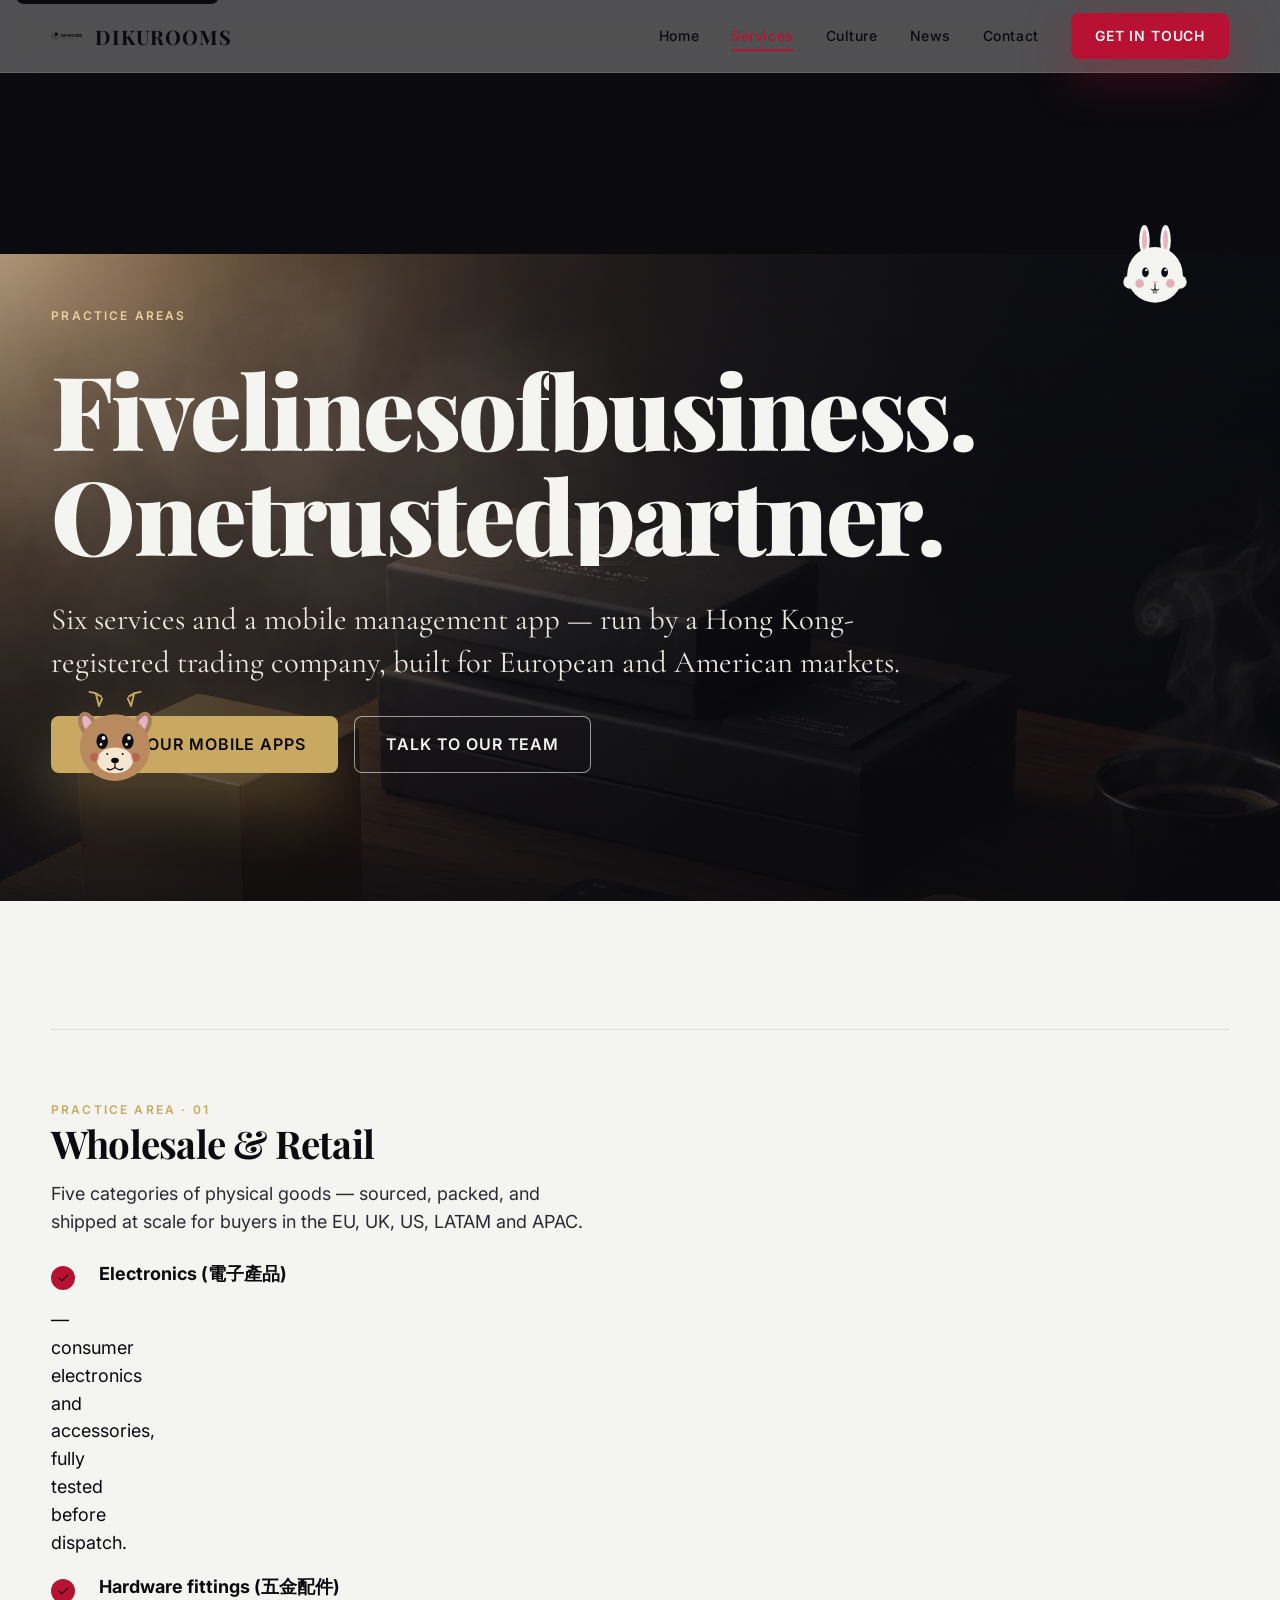
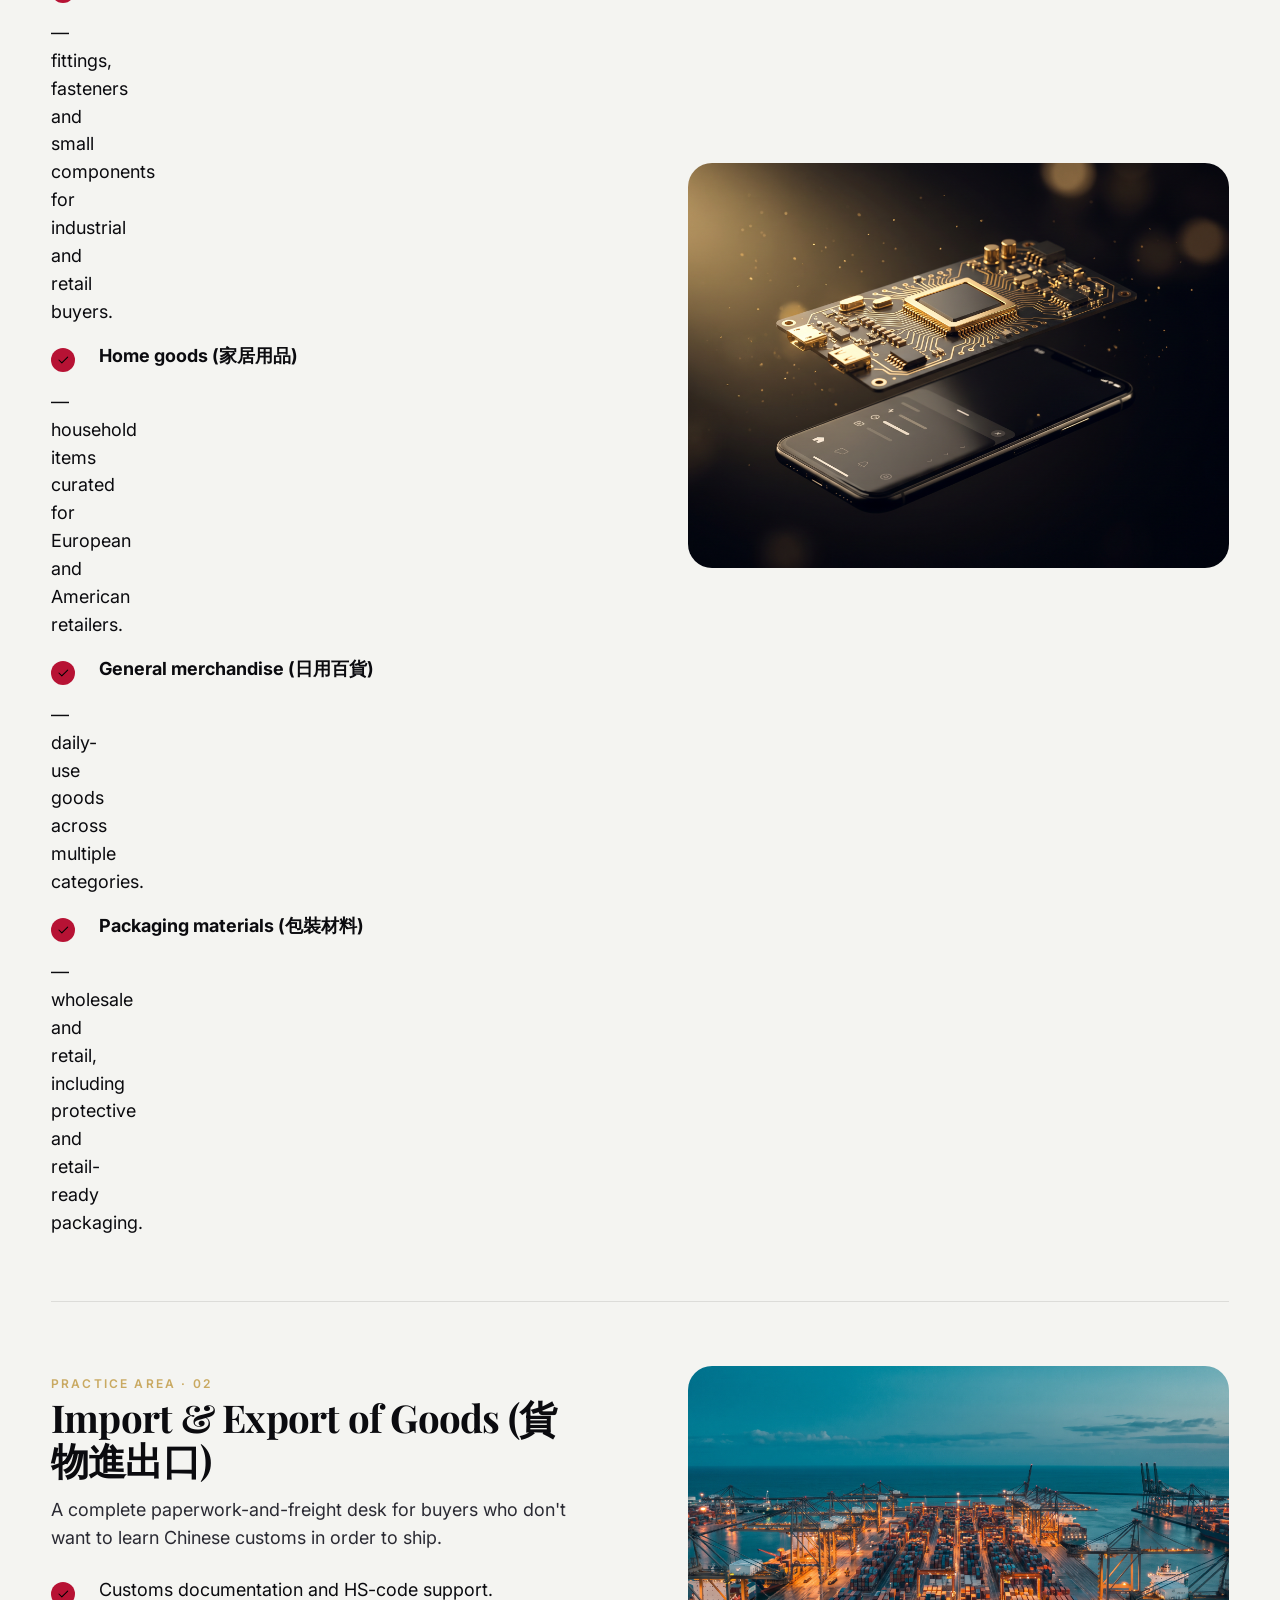
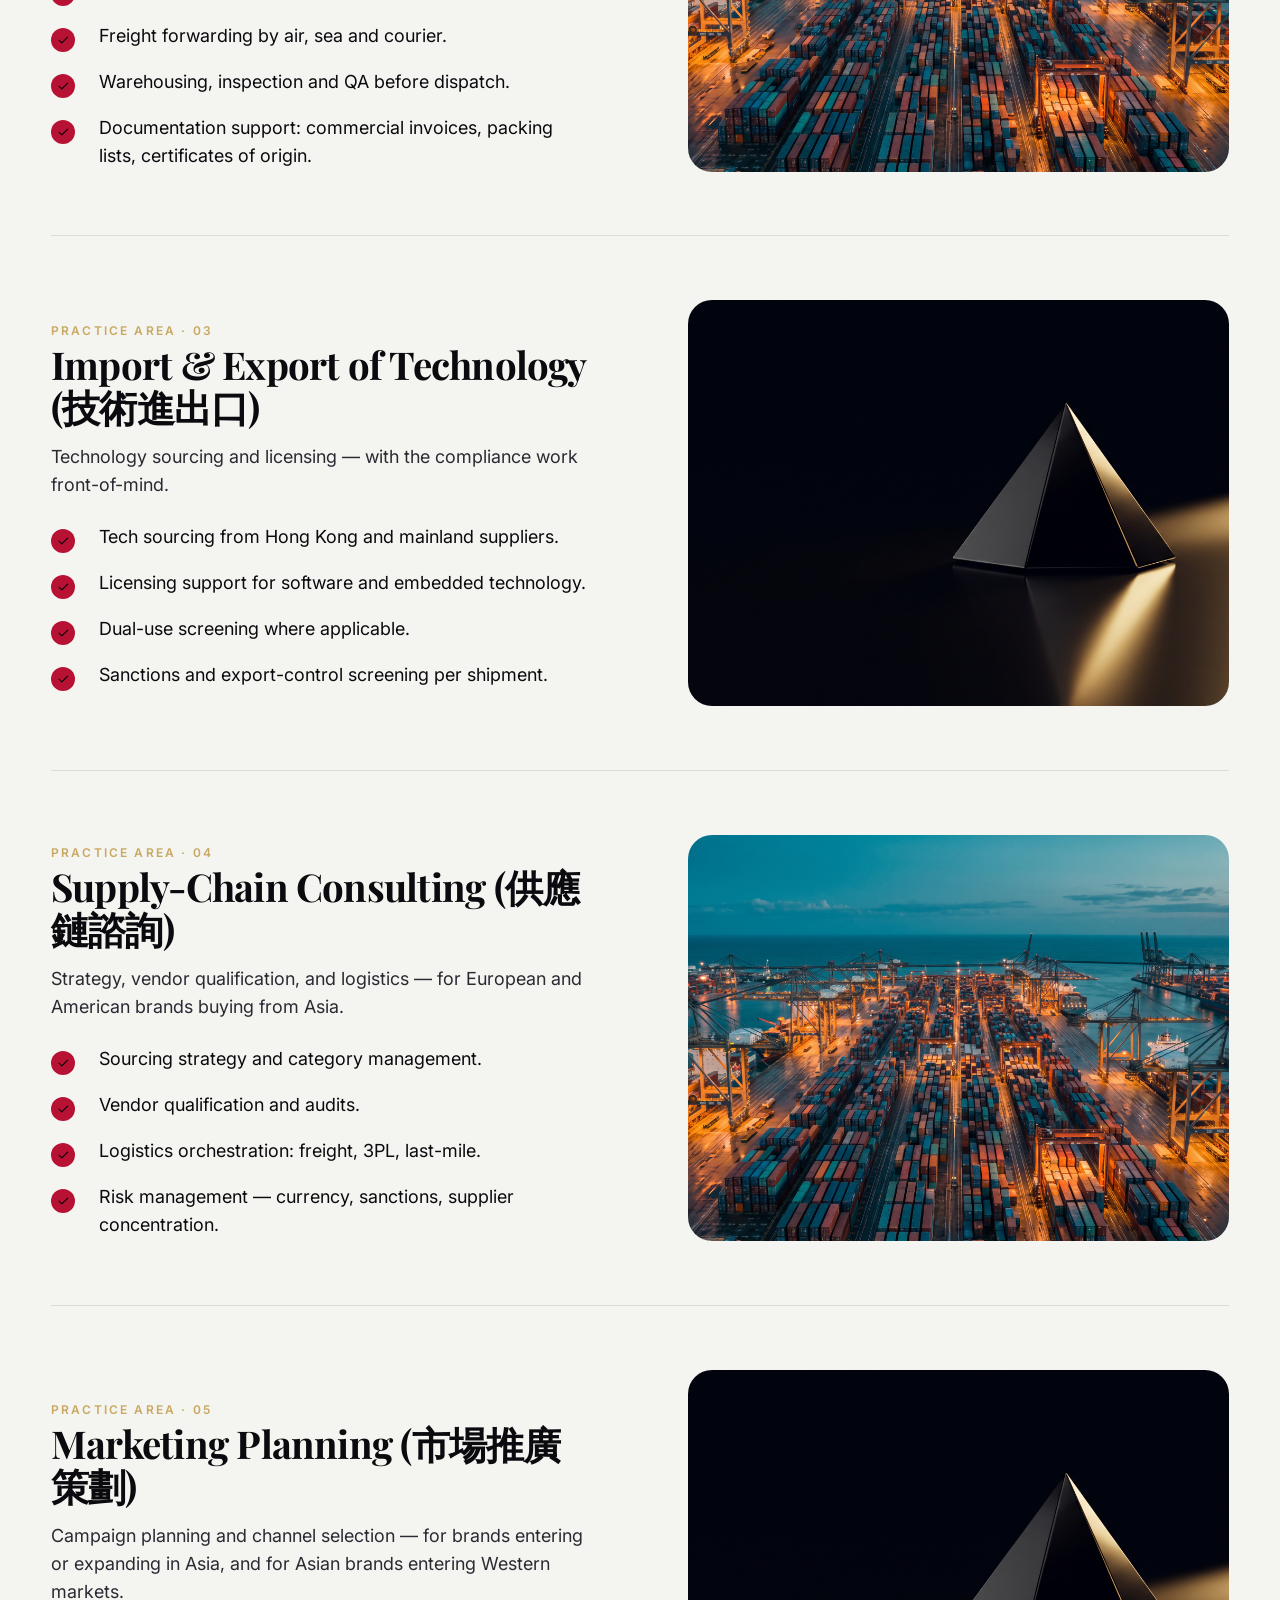
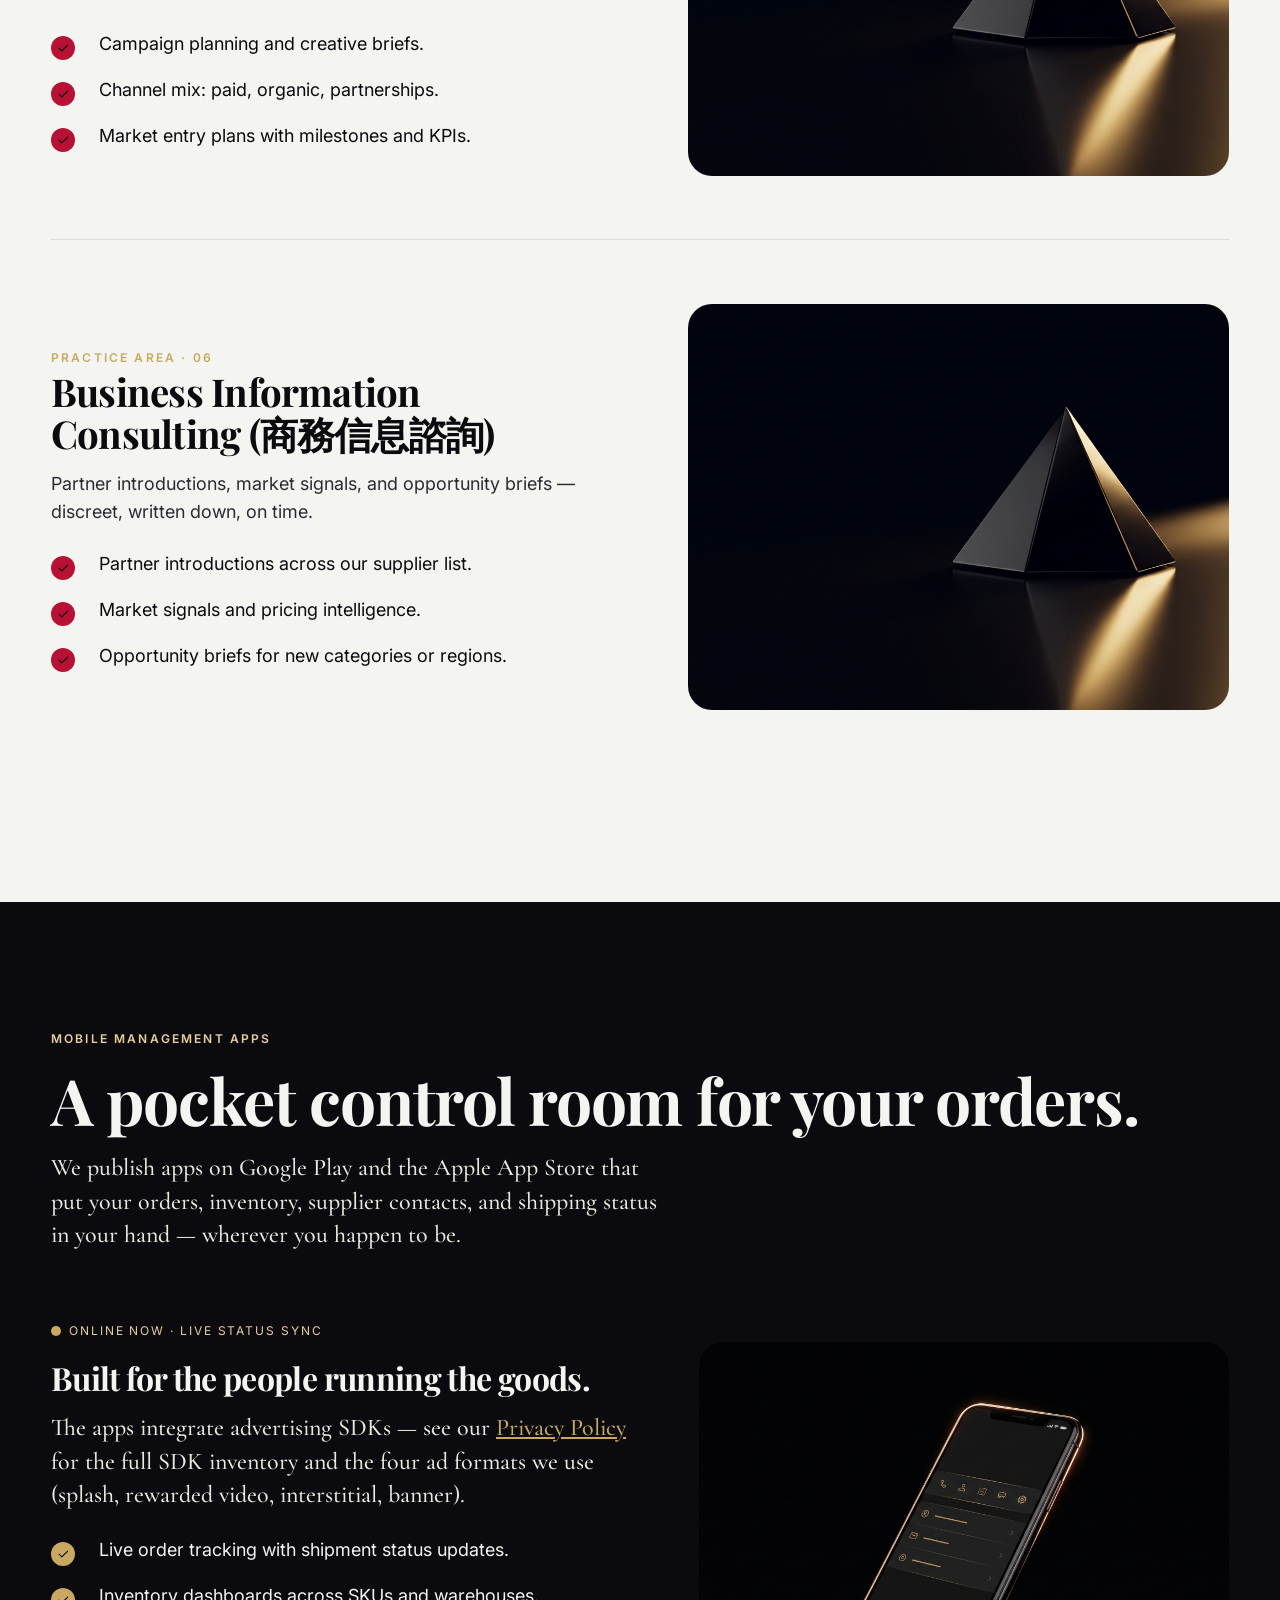
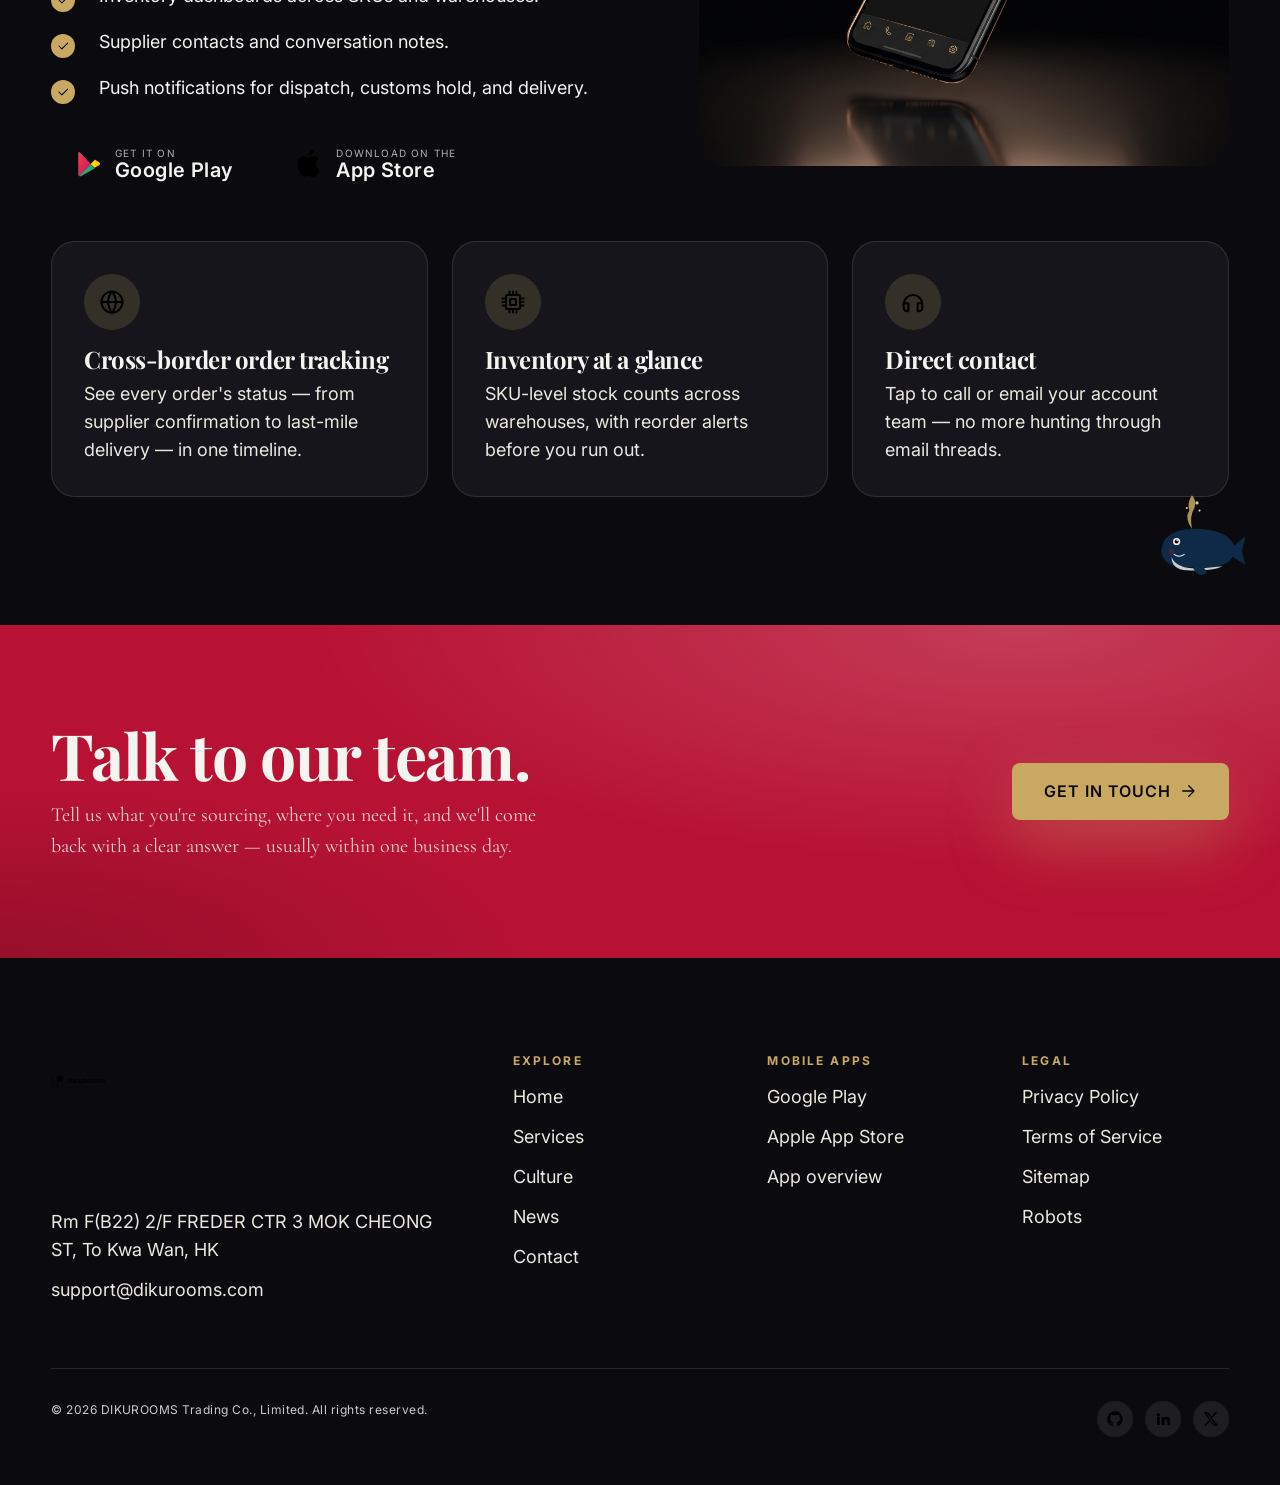
<file: services.html>
<!doctype html>
<html lang="en">
<head>
<meta charset="utf-8" />
<meta name="viewport" content="width=device-width, initial-scale=1, viewport-fit=cover" />
<meta name="theme-color" content="#0B0B0F" />
<meta name="color-scheme" content="light dark" />

<title>Services — Wholesale, Import/Export &amp; Consulting | DIKUROOMS Trading</title>
<meta name="description" content="Six practice areas from DIKUROOMS Trading — wholesale and retail of electronics, hardware, home goods, packaging; import/export of goods and technology; supply-chain, marketing, and business-information consulting; mobile management apps." />
<meta name="robots" content="index,follow,max-image-preview:large" />
<link rel="canonical" href="https://dikurooms.com/services.html" />

<!-- OpenGraph -->
<meta property="og:type" content="article" />
<meta property="og:site_name" content="DIKUROOMS Trading" />
<meta property="og:title" content="Services — Wholesale, Import/Export &amp; Consulting | DIKUROOMS Trading" />
<meta property="og:description" content="Six practice areas from DIKUROOMS Trading — wholesale, import/export, supply-chain consulting, marketing planning, business information consulting, plus our mobile management apps." />
<meta property="og:url" content="https://dikurooms.com/services.html" />
<meta property="og:image" content="https://dikurooms.com/images/og/og-cover.png" />
<meta property="og:locale" content="en_US" />

<!-- Twitter -->
<meta name="twitter:card" content="summary_large_image" />
<meta name="twitter:title" content="Services — Wholesale, Import/Export &amp; Consulting | DIKUROOMS Trading" />
<meta name="twitter:description" content="Six practice areas from DIKUROOMS Trading plus our mobile management apps on Google Play and Apple App Store." />
<meta name="twitter:image" content="https://dikurooms.com/images/og/og-cover.png" />

<link rel="icon" type="image/svg+xml" href="/images/logo/favicon.svg" />
<link rel="apple-touch-icon" href="/images/logo/favicon.svg" />
<link rel="preconnect" href="https://fonts.googleapis.com" />
<link rel="preconnect" href="https://fonts.gstatic.com" crossorigin />
<link rel="preload" as="image" href="/images/hero/services-hero.png" fetchpriority="high" />
<link rel="stylesheet" href="https://fonts.googleapis.com/css2?family=Playfair+Display:wght@400;700;900&family=Cormorant+Garamond:wght@500;600&family=Inter:wght@300;400;500;700&family=JetBrains+Mono:wght@400;600&display=swap" />
<link rel="stylesheet" href="/css/styles.css" />

<!-- JSON-LD: Organization + BreadcrumbList -->
<script type="application/ld+json">
{
  "@context": "https://schema.org",
  "@graph": [
    {
      "@type": "Organization",
      "@id": "https://dikurooms.com/#organization",
      "name": "DIKUROOMS Trading Co., Limited",
      "legalName": "DIKUROOMS Trading Co., Limited",
      "url": "https://dikurooms.com/",
      "logo": "https://dikurooms.com/images/logo/dikurooms-logo.svg",
      "email": "support@dikurooms.com",
      "address": {
        "@type": "PostalAddress",
        "streetAddress": "Rm F(B22) 2/F FREDER CTR 3 MOK CHEONG ST",
        "addressLocality": "To Kwa Wan",
        "addressRegion": "Kowloon",
        "addressCountry": "HK"
      },
      "sameAs": ["https://github.com/qumengyao683/dikurooms.com.git"]
    },
    {
      "@type": "BreadcrumbList",
      "itemListElement": [
        { "@type": "ListItem", "position": 1, "name": "Home", "item": "https://dikurooms.com/" },
        { "@type": "ListItem", "position": 2, "name": "Services", "item": "https://dikurooms.com/services.html" }
      ]
    }
  ]
}
</script>
</head>
<body data-header="ink">
<div data-partial="header"></div>

<main id="main">

<!-- ============================================================ HERO -->
<section class="hero" aria-labelledby="hero-title">
  <div class="hero__bg parallax" data-parallax="0.22">
    <img src="/images/hero/services-hero.png" alt="" width="1920" height="1080" />
  </div>

  <img class="hero__mascot hero__mascot--tr" src="/images/animals/rabbit.svg" alt="" aria-hidden="true" width="96" height="96" />
  <img class="hero__mascot hero__mascot--bl" src="/images/animals/deer.svg" alt="" aria-hidden="true" width="128" height="128" />

  <div class="container">
    <div class="hero__inner">
      <span class="eyebrow eyebrow--bone">Practice areas</span>
      <h1 id="hero-title" class="hero__title" data-split>Five lines of business. One trusted partner.</h1>
      <p class="hero__sub">Six services and a mobile management app — run by a Hong Kong-registered trading company, built for European and American markets.</p>
      <div class="hero__cta-row">
        <span class="magnetic" data-magnetic="40"><a class="btn btn--gold btn--lg btn--shimmer" href="#mobile-apps">
          <img class="btn__icon" src="/images/icons/mobile-app.svg" alt="" width="18" height="18" />
          See our mobile apps
        </a></span>
        <span class="magnetic" data-magnetic="40"><a class="btn btn--ghost btn--lg" href="/contact.html" style="color: var(--bone); box-shadow: inset 0 0 0 1px rgba(244,244,241,0.6);">
          Talk to our team
        </a></span>
      </div>
    </div>
  </div>
</section>

<!-- ============================================================ WHOLESALE & RETAIL -->
<section class="section anchor" id="wholesale-retail" aria-labelledby="sr-wholesale">
  <div class="container">
    <div class="service-row reveal">
      <div>
        <span class="eyebrow">Practice area · 01</span>
        <h2 id="sr-wholesale" class="service-row__title">Wholesale &amp; Retail</h2>
        <p class="service-row__lede">Five categories of physical goods — sourced, packed, and shipped at scale for buyers in the EU, UK, US, LATAM and APAC.</p>
        <ul class="bullet-list">
          <li><strong>Electronics (電子產品)</strong> — consumer electronics and accessories, fully tested before dispatch.</li>
          <li><strong>Hardware fittings (五金配件)</strong> — fittings, fasteners and small components for industrial and retail buyers.</li>
          <li><strong>Home goods (家居用品)</strong> — household items curated for European and American retailers.</li>
          <li><strong>General merchandise (日用百貨)</strong> — daily-use goods across multiple categories.</li>
          <li><strong>Packaging materials (包裝材料)</strong> — wholesale and retail, including protective and retail-ready packaging.</li>
        </ul>
      </div>
      <div class="service-row__media">
        <img src="/images/sections/electronics-showcase.png" alt="Showcase of electronics, hardware and home goods in our wholesale catalogue." />
      </div>
    </div>

    <div class="service-row reveal">
      <div>
        <span class="eyebrow">Practice area · 02</span>
        <h2 class="service-row__title" id="import-export-goods">Import &amp; Export of Goods (貨物進出口)</h2>
        <p class="service-row__lede">A complete paperwork-and-freight desk for buyers who don't want to learn Chinese customs in order to ship.</p>
        <ul class="bullet-list">
          <li>Customs documentation and HS-code support.</li>
          <li>Freight forwarding by air, sea and courier.</li>
          <li>Warehousing, inspection and QA before dispatch.</li>
          <li>Documentation support: commercial invoices, packing lists, certificates of origin.</li>
        </ul>
      </div>
      <div class="service-row__media">
        <img src="/images/sections/supply-chain.png" alt="Global supply chain visualisation — freight, customs and warehousing." />
      </div>
    </div>

    <div class="service-row reveal">
      <div>
        <span class="eyebrow">Practice area · 03</span>
        <h2 class="service-row__title">Import &amp; Export of Technology (技術進出口)</h2>
        <p class="service-row__lede">Technology sourcing and licensing — with the compliance work front-of-mind.</p>
        <ul class="bullet-list">
          <li>Tech sourcing from Hong Kong and mainland suppliers.</li>
          <li>Licensing support for software and embedded technology.</li>
          <li>Dual-use screening where applicable.</li>
          <li>Sanctions and export-control screening per shipment.</li>
        </ul>
      </div>
      <div class="service-row__media">
        <img src="/images/sections/consulting.png" alt="Technology licensing and dual-use export-control briefing." />
      </div>
    </div>

    <div class="service-row reveal">
      <div>
        <span class="eyebrow">Practice area · 04</span>
        <h2 class="service-row__title" id="supply-chain-consulting">Supply-Chain Consulting (供應鏈諮詢)</h2>
        <p class="service-row__lede">Strategy, vendor qualification, and logistics — for European and American brands buying from Asia.</p>
        <ul class="bullet-list">
          <li>Sourcing strategy and category management.</li>
          <li>Vendor qualification and audits.</li>
          <li>Logistics orchestration: freight, 3PL, last-mile.</li>
          <li>Risk management — currency, sanctions, supplier concentration.</li>
        </ul>
      </div>
      <div class="service-row__media">
        <img src="/images/sections/supply-chain.png" alt="Supply chain consulting dashboard." />
      </div>
    </div>

    <div class="service-row reveal">
      <div>
        <span class="eyebrow">Practice area · 05</span>
        <h2 class="service-row__title">Marketing Planning (市場推廣策劃)</h2>
        <p class="service-row__lede">Campaign planning and channel selection — for brands entering or expanding in Asia, and for Asian brands entering Western markets.</p>
        <ul class="bullet-list">
          <li>Campaign planning and creative briefs.</li>
          <li>Channel mix: paid, organic, partnerships.</li>
          <li>Market entry plans with milestones and KPIs.</li>
        </ul>
      </div>
      <div class="service-row__media">
        <img src="/images/sections/consulting.png" alt="Marketing planning workshop" />
      </div>
    </div>

    <div class="service-row reveal">
      <div>
        <span class="eyebrow">Practice area · 06</span>
        <h2 class="service-row__title">Business Information Consulting (商務信息諮詢)</h2>
        <p class="service-row__lede">Partner introductions, market signals, and opportunity briefs — discreet, written down, on time.</p>
        <ul class="bullet-list">
          <li>Partner introductions across our supplier list.</li>
          <li>Market signals and pricing intelligence.</li>
          <li>Opportunity briefs for new categories or regions.</li>
        </ul>
      </div>
      <div class="service-row__media">
        <img src="/images/sections/consulting.png" alt="Business information consulting and partner introductions." />
      </div>
    </div>
  </div>
</section>

<!-- ============================================================ MOBILE APPS -->
<section class="section section--ink anchor" id="mobile-apps" aria-labelledby="mobile-apps-title" data-particles="30">
  <div class="accent-mascot accent-mascot--br" aria-hidden="true">
    <img class="" src="/images/animals/whale.svg" alt="" width="96" height="96" />
  </div>

  <div class="container">
    <div class="section-title reveal">
      <span class="eyebrow eyebrow--bone">Mobile Management Apps</span>
      <h2 id="mobile-apps-title" class="display-3">A pocket control room for your orders.</h2>
      <p class="lede lede--bone section-title__lede">
        We publish apps on Google Play and the Apple App Store that put your orders, inventory, supplier contacts, and shipping status in your hand — wherever you happen to be.
      </p>
    </div>

    <div class="apps-band__inner" style="display: grid; grid-template-columns: 1.1fr 1fr; gap: var(--s-64); align-items: center;">
      <div class="reveal">
        <span class="pulse pulse--bone" style="color: var(--gold-soft);">Online now · Live status sync</span>
        <h3 style="font-family: var(--font-display); font-weight: 700; font-size: var(--fs-32); color: var(--bone); margin-top: var(--s-16);">
          Built for the people running the goods.
        </h3>
        <p class="lede lede--bone" style="margin-top: var(--s-16);">
          The apps integrate advertising SDKs — see our <a href="/privacy.html" style="color: var(--gold); text-decoration: underline;">Privacy Policy</a> for the full SDK inventory and the four ad formats we use (splash, rewarded video, interstitial, banner).
        </p>

        <ul class="bullet-list bullet-list--ink reveal" style="margin-top: var(--s-24);">
          <li>Live order tracking with shipment status updates.</li>
          <li>Inventory dashboards across SKUs and warehouses.</li>
          <li>Supplier contacts and conversation notes.</li>
          <li>Push notifications for dispatch, customs hold, and delivery.</li>
        </ul>

        <div class="apps-band__store-row" style="margin-top: var(--s-32);">
          <span class="magnetic" data-magnetic="32"><a class="app-store" href="https://play.google.com/store/apps/dev?id=dikurooms" rel="noopener" target="_blank">
            <img class="app-store__icon" src="/images/icons/google-play.svg" alt="" width="28" height="28" />
            <span class="app-store__text">
              <span class="app-store__small">Get it on</span>
              <span class="app-store__big">Google Play</span>
            </span>
          </a></span>
          <span class="magnetic" data-magnetic="32"><a class="app-store" href="https://apps.apple.com/app/id-dikurooms" rel="noopener" target="_blank">
            <img class="app-store__icon" src="/images/icons/app-store.svg" alt="" width="28" height="28" />
            <span class="app-store__text">
              <span class="app-store__small">Download on the</span>
              <span class="app-store__big">App Store</span>
            </span>
          </a></span>
        </div>
      </div>
      <div class="apps-band__visual reveal">
        <img src="/images/sections/mobile-app.png" alt="DIKUROOMS mobile management app on a phone." />
      </div>
    </div>

    <div class="app-card-grid reveal-stagger">
      <article class="card card--ink">
        <span class="card__icon"><img src="/images/icons/globe.svg" alt="" width="28" height="28" /></span>
        <h3 class="card__title">Cross-border order tracking</h3>
        <p class="card__body">See every order's status — from supplier confirmation to last-mile delivery — in one timeline.</p>
      </article>
      <article class="card card--ink">
        <span class="card__icon"><img src="/images/icons/electronics.svg" alt="" width="28" height="28" /></span>
        <h3 class="card__title">Inventory at a glance</h3>
        <p class="card__body">SKU-level stock counts across warehouses, with reorder alerts before you run out.</p>
      </article>
      <article class="card card--ink">
        <span class="card__icon"><img src="/images/icons/support.svg" alt="" width="28" height="28" /></span>
        <h3 class="card__title">Direct contact</h3>
        <p class="card__body">Tap to call or email your account team — no more hunting through email threads.</p>
      </article>
    </div>
  </div>
</section>

<!-- ============================================================ CTA -->
<section class="cta-band" aria-labelledby="cta-title">
  <div class="container">
    <div class="cta-band__inner">
      <div>
        <h2 id="cta-title" class="cta-band__title">Talk to our team.</h2>
        <p class="cta-band__sub">Tell us what you're sourcing, where you need it, and we'll come back with a clear answer — usually within one business day.</p>
      </div>
      <span class="magnetic" data-magnetic="40">
        <a class="btn btn--gold btn--lg" href="/contact.html">
          Get in touch
          <img class="btn__icon" src="/images/icons/arrow.svg" alt="" width="18" height="18" />
        </a>
      </span>
    </div>
  </div>
</section>

</main>

<div data-partial="footer"></div>

<script src="/js/partials.js" defer></script>
<script src="/js/animations.js" defer></script>
</body>
</html>
</file>
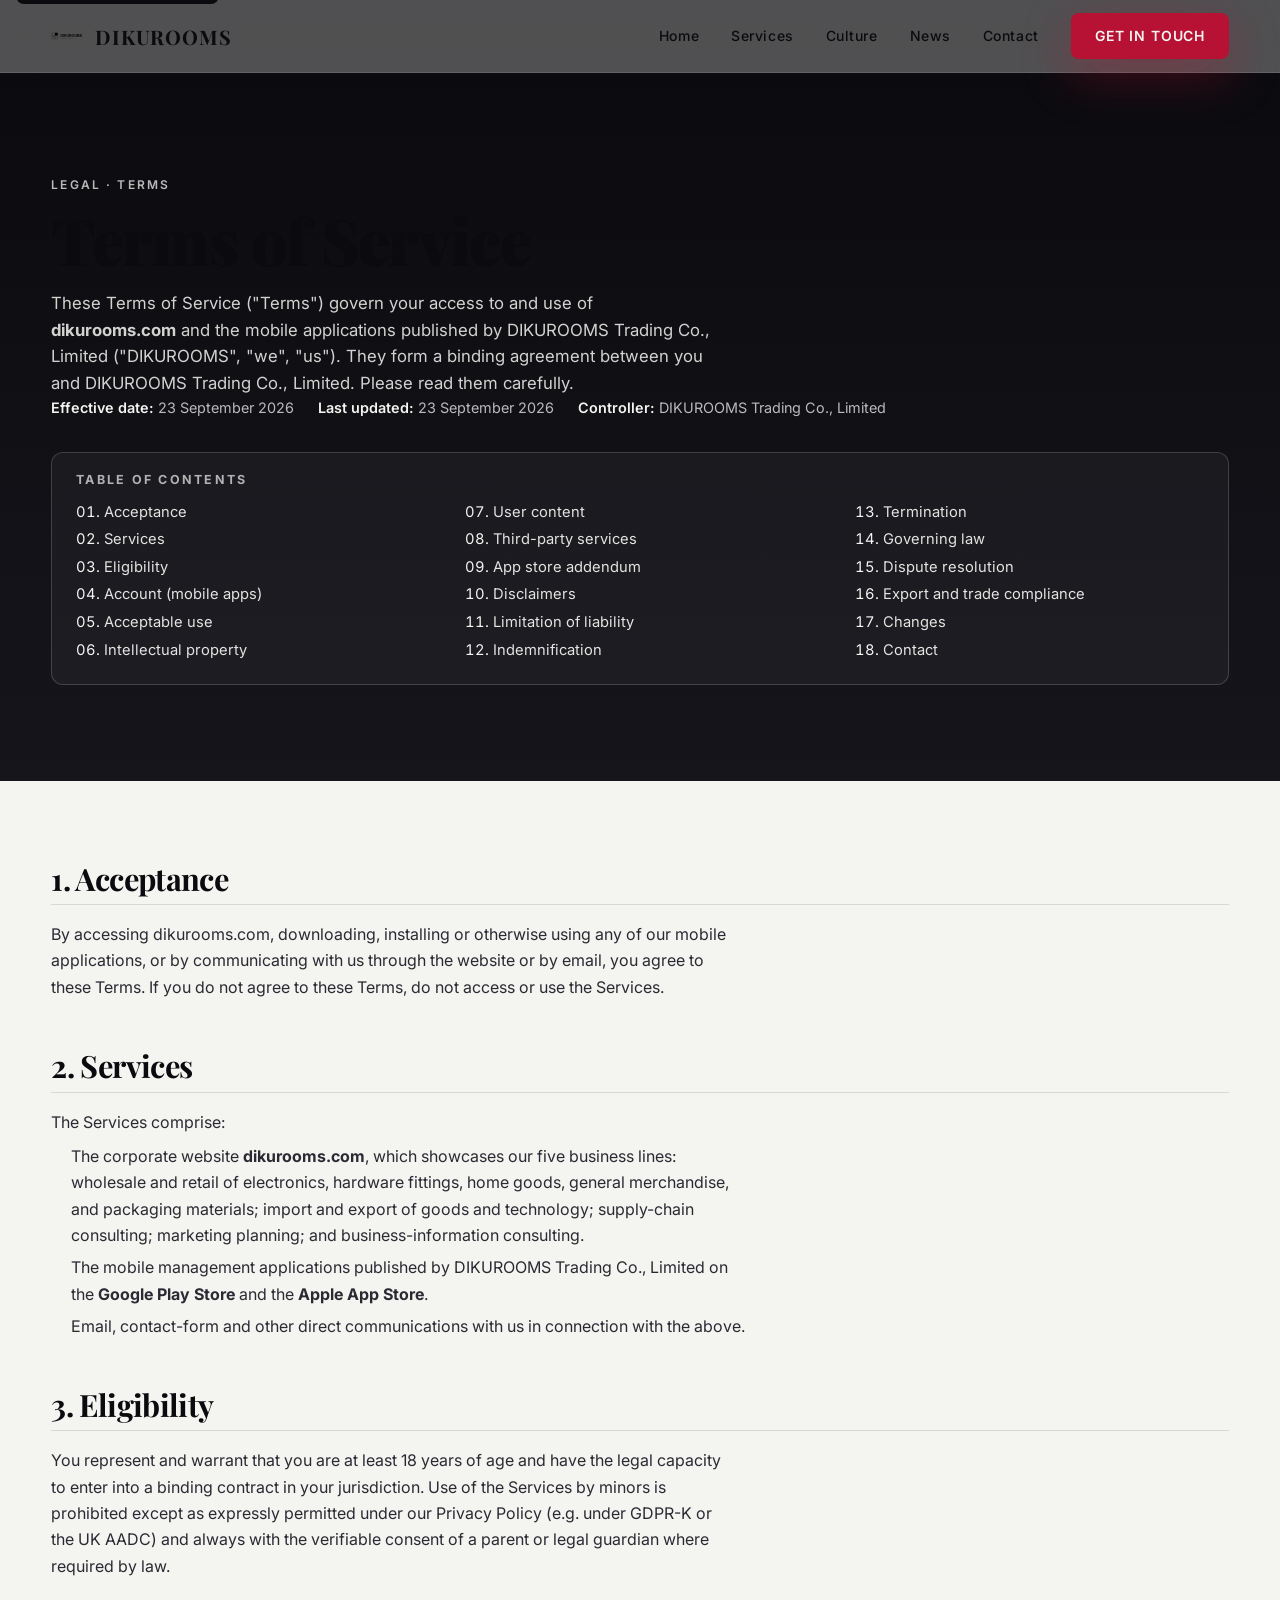
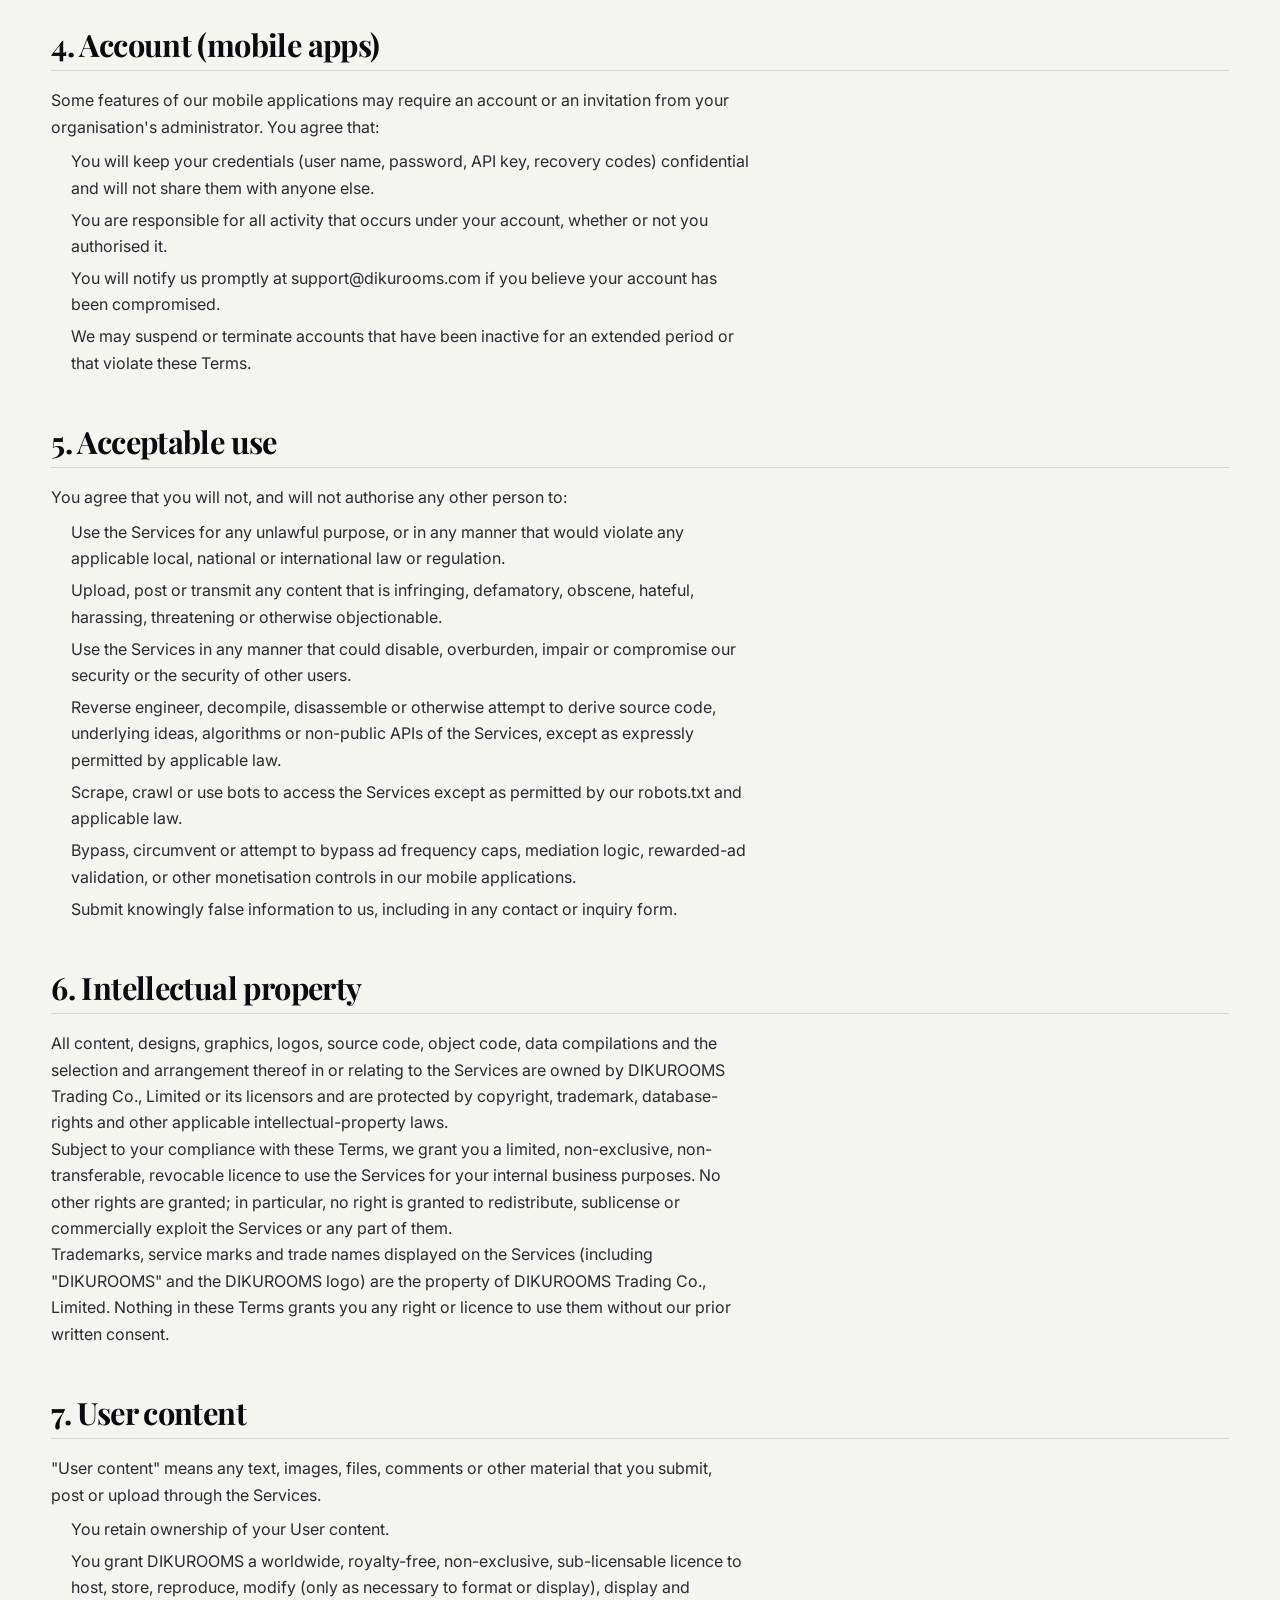
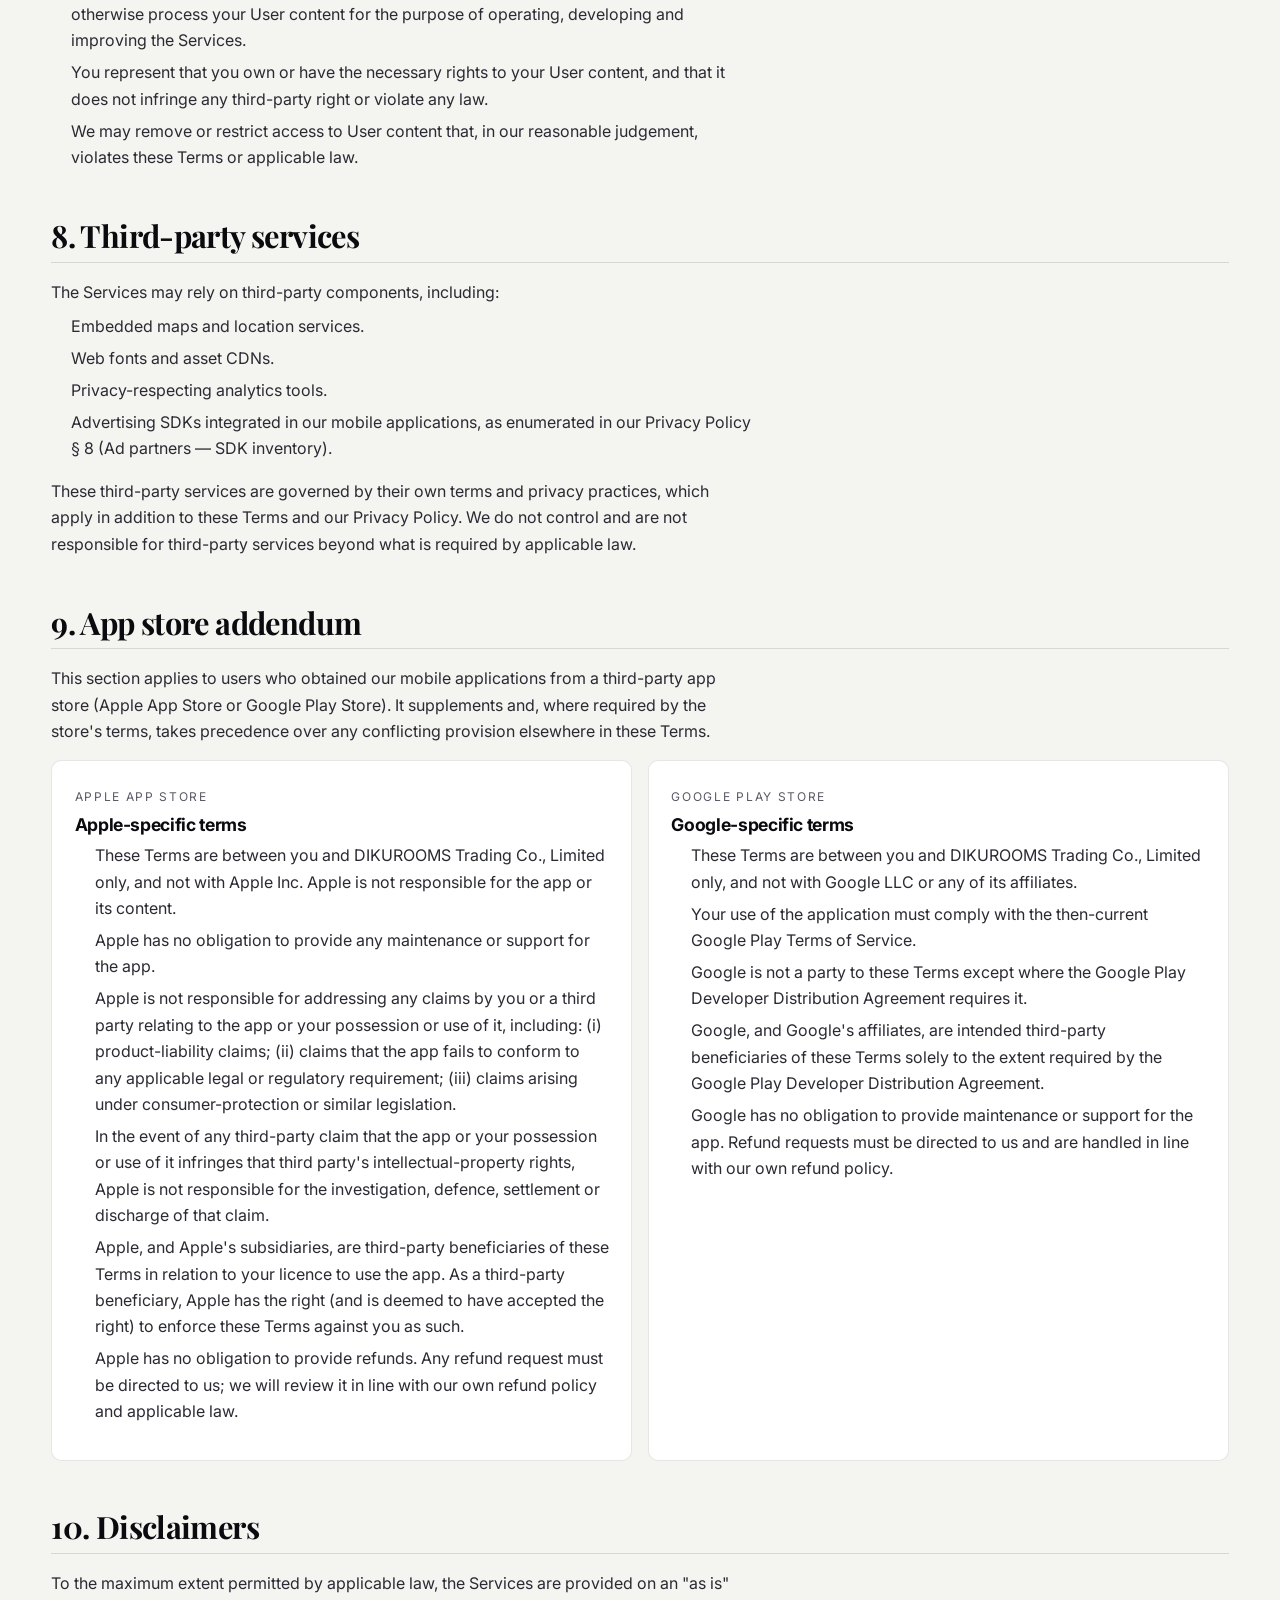
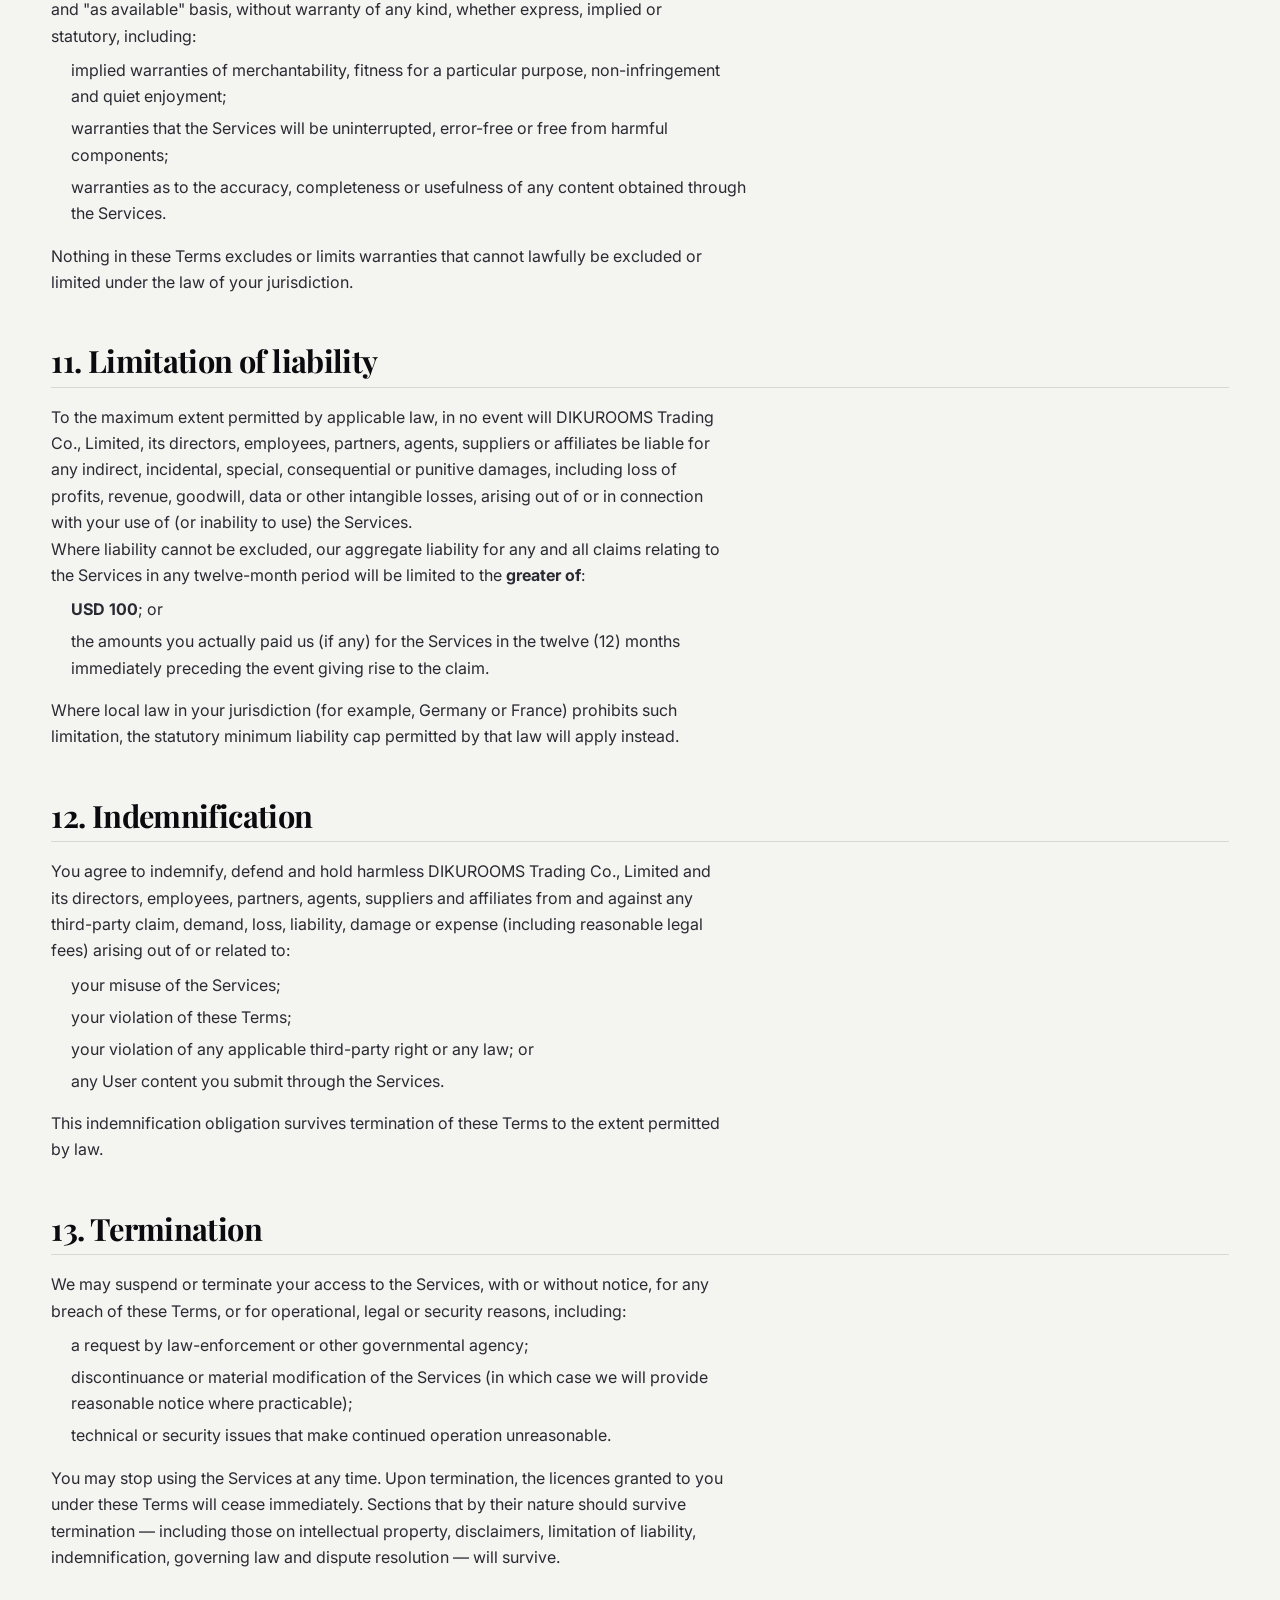
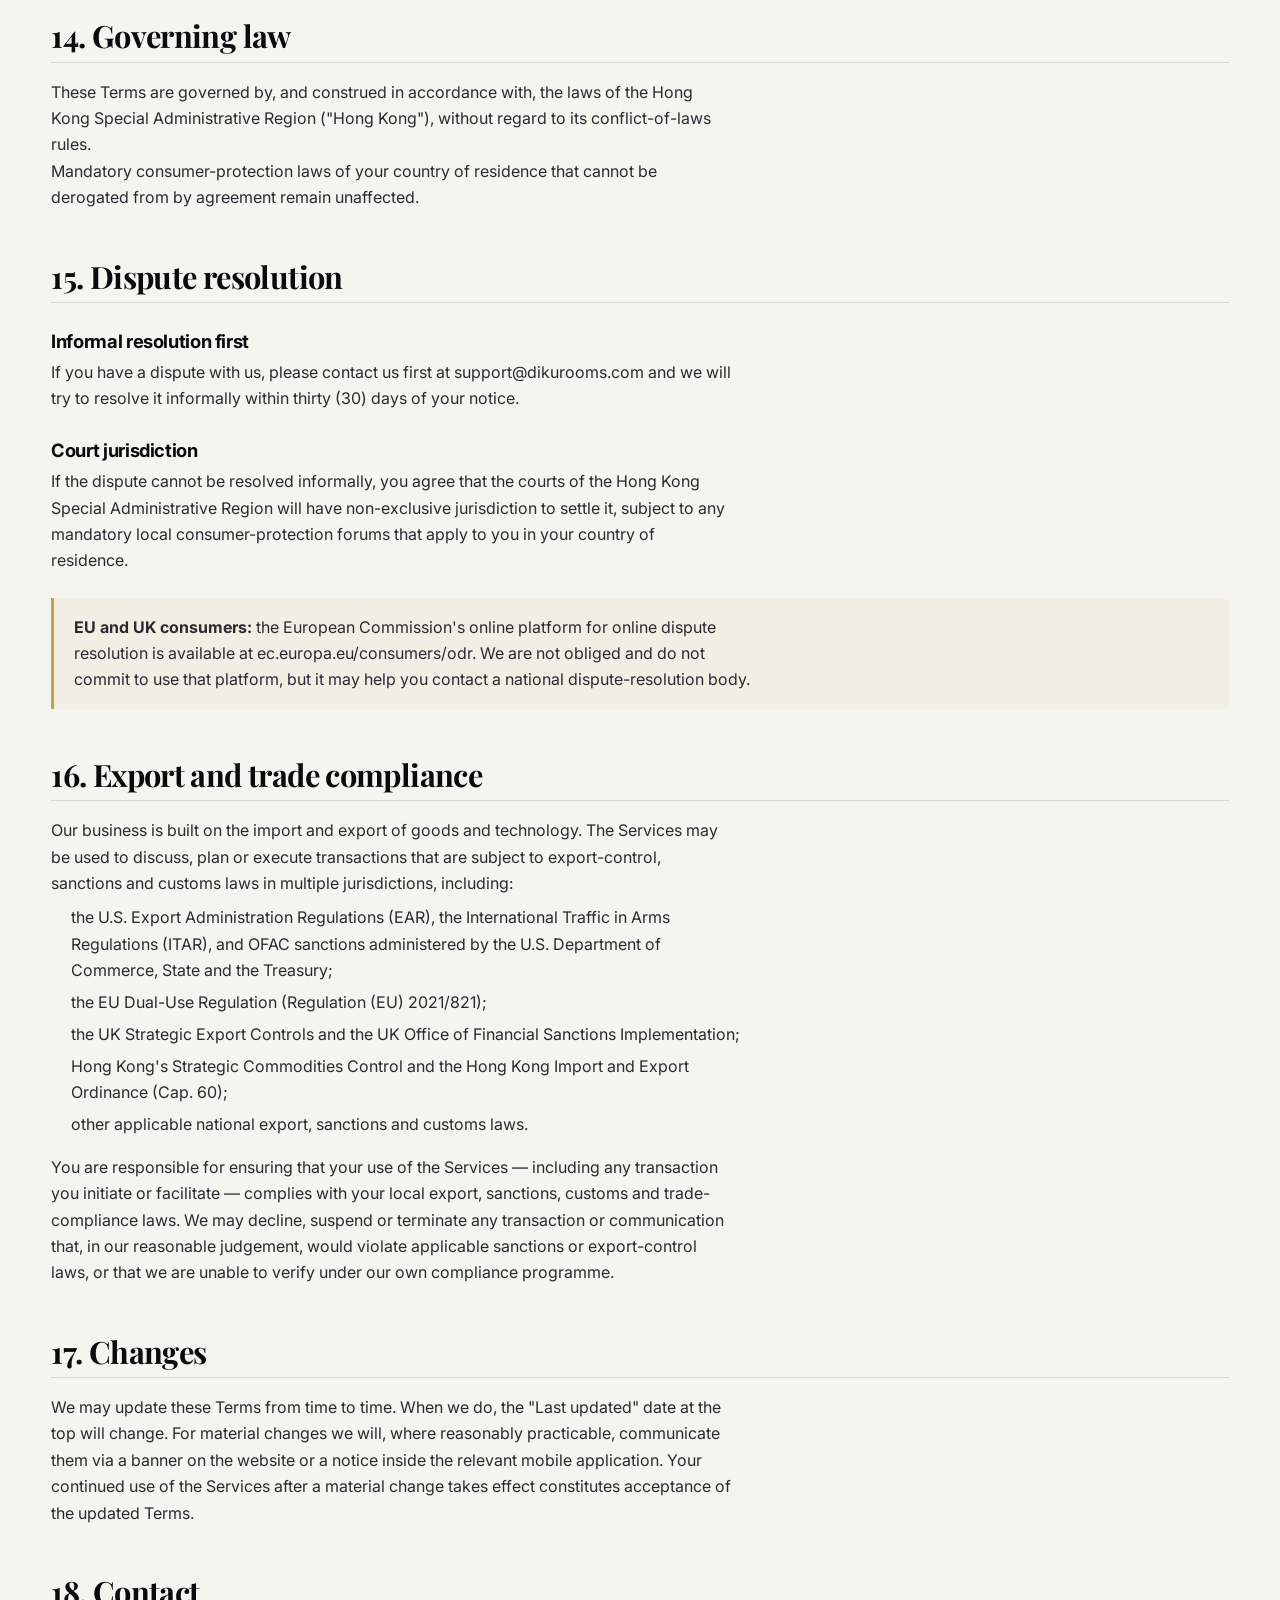
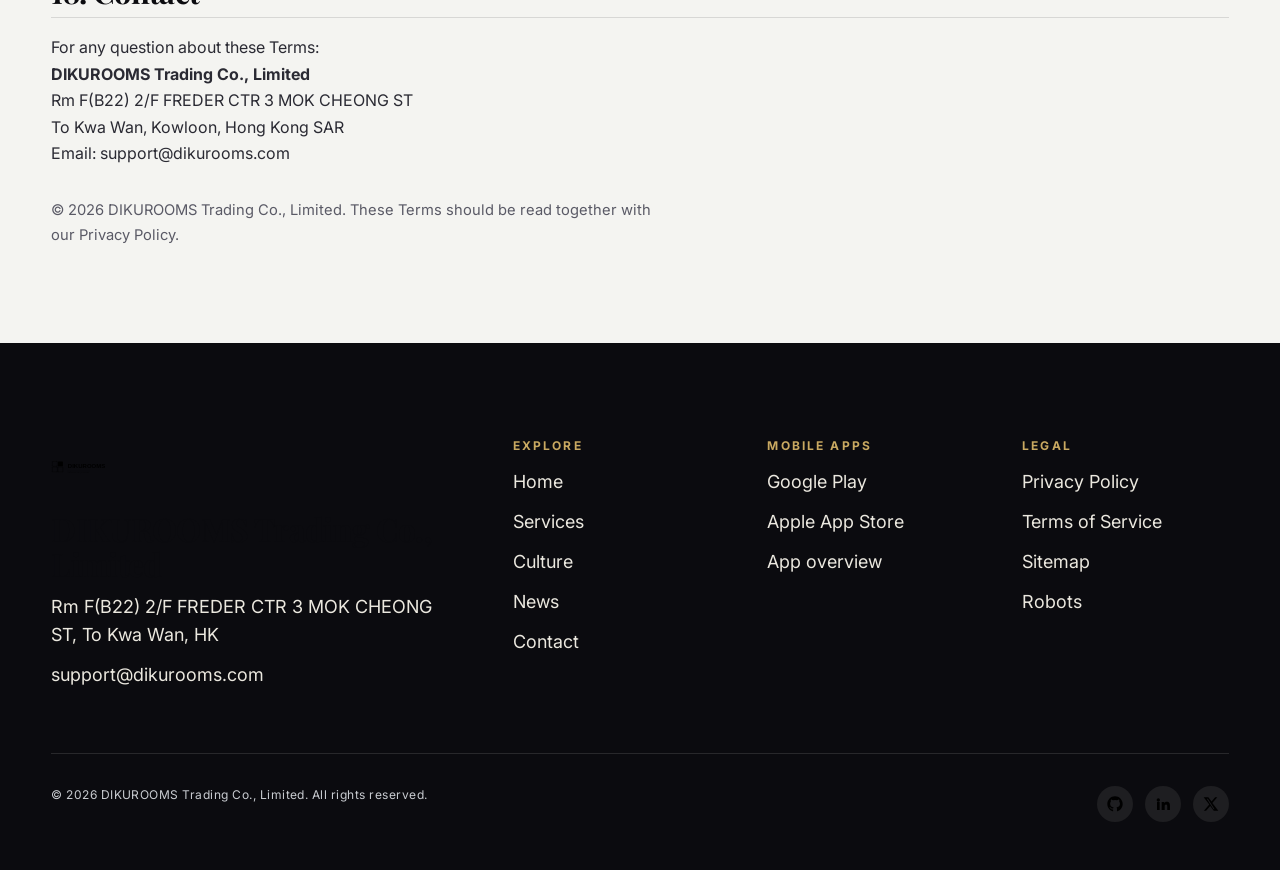
<file: terms.html>
<!doctype html>
<html lang="en">
<head>
<meta charset="utf-8" />
<meta name="viewport" content="width=device-width, initial-scale=1, viewport-fit=cover" />
<meta name="theme-color" content="#0B0B0F" />
<meta name="color-scheme" content="light dark" />

<title>Terms of Service — DIKUROOMS Trading Co., Limited</title>
<meta name="description" content="Terms of Service for dikurooms.com and the mobile apps published by DIKUROOMS Trading Co., Limited. Covers acceptable use, intellectual property, app-store addendum, disclaimers, limitation of liability, dispute resolution and export compliance." />
<meta name="robots" content="index,follow,max-image-preview:large" />
<link rel="canonical" href="https://dikurooms.com/terms.html" />

<!-- OpenGraph -->
<meta property="og:type" content="article" />
<meta property="og:site_name" content="DIKUROOMS Trading" />
<meta property="og:title" content="Terms of Service — DIKUROOMS Trading Co., Limited" />
<meta property="og:description" content="The terms that govern your use of dikurooms.com and the mobile apps of DIKUROOMS Trading Co., Limited." />
<meta property="og:url" content="https://dikurooms.com/terms.html" />
<meta property="og:image" content="https://dikurooms.com/images/og/og-cover.png" />
<meta property="og:locale" content="en_US" />

<!-- Twitter -->
<meta name="twitter:card" content="summary_large_image" />
<meta name="twitter:title" content="Terms of Service — DIKUROOMS Trading Co., Limited" />
<meta name="twitter:description" content="The terms that govern your use of dikurooms.com and the mobile apps of DIKUROOMS Trading Co., Limited." />
<meta name="twitter:image" content="https://dikurooms.com/images/og/og-cover.png" />

<link rel="icon" type="image/svg+xml" href="/images/logo/favicon.svg" />
<link rel="apple-touch-icon" href="/images/logo/favicon.svg" />
<link rel="preconnect" href="https://fonts.googleapis.com" />
<link rel="preconnect" href="https://fonts.gstatic.com" crossorigin />
<link rel="stylesheet" href="https://fonts.googleapis.com/css2?family=Playfair+Display:wght@400;700;900&family=Cormorant+Garamond:wght@500;600&family=Inter:wght@300;400;500;700&family=JetBrains+Mono:wght@400;600&display=swap" />
<link rel="stylesheet" href="/css/styles.css" />
<link rel="stylesheet" href="/css/print.css" media="print" />

<style>
  /* Local readability tweaks for the long-form legal pages */
  .legal-page main { padding-top: 6rem; }
  .legal-hero {
    padding: 6rem 0 3rem;
    background: linear-gradient(180deg, var(--ink, #0B0B0F) 0%, #15151B 100%);
    color: var(--bone, #F4F4F1);
  }
  .legal-hero .eyebrow { color: rgba(244, 244, 241, 0.75); }
  .legal-hero h1 {
    font-family: 'Playfair Display', Georgia, serif;
    font-weight: 900;
    font-size: clamp(2.2rem, 5vw, 4rem);
    line-height: 1.05;
    letter-spacing: -0.02em;
    margin: 0.6rem 0 1rem;
  }
  .legal-hero__meta {
    display: flex; flex-wrap: wrap; gap: 0.75rem 1.5rem;
    color: rgba(244, 244, 241, 0.75);
    font-size: 0.9rem;
  }
  .legal-hero__meta strong { color: var(--bone, #F4F4F1); font-weight: 600; }
  .toc {
    background: rgba(255, 255, 255, 0.04);
    border: 1px solid rgba(244, 244, 241, 0.18);
    border-radius: 12px;
    padding: 1.25rem 1.5rem;
    margin: 2rem 0 3rem;
  }
  .legal-hero .toc a { color: rgba(244, 244, 241, 0.92); }
  .legal-hero .toc a:hover, .legal-hero .toc a:focus { color: #FFD86B; }
  .toc h2 {
    font-family: 'Inter', system-ui, sans-serif;
    font-size: 0.78rem;
    letter-spacing: 0.18em;
    text-transform: uppercase;
    color: rgba(244, 244, 241, 0.7);
    margin: 0 0 0.75rem;
  }
  .toc__columns {
    column-count: 1;
    column-gap: 2.5rem;
  }
  @media (min-width: 768px) { .toc__columns { column-count: 2; } }
  @media (min-width: 1280px) { .toc__columns { column-count: 3; } }
  .toc ol {
    list-style: decimal-leading-zero inside;
    padding: 0;
    margin: 0;
    font-size: 0.92rem;
    line-height: 1.55;
  }
  .toc ol li { break-inside: avoid; padding: 0.15rem 0; }

  .legal-body {
    padding: 2rem 0 6rem;
    background: var(--bone, #F4F4F1);
    color: #1A1A22;
  }
  .legal-body section { scroll-margin-top: 6rem; }
  .legal-body h2 {
    font-family: 'Playfair Display', Georgia, serif;
    font-weight: 700;
    font-size: clamp(1.5rem, 2.4vw, 2rem);
    line-height: 1.15;
    margin: 3rem 0 1rem;
    padding-bottom: 0.5rem;
    border-bottom: 1px solid rgba(11, 11, 15, 0.12);
  }
  .legal-body h3 {
    font-family: 'Inter', system-ui, sans-serif;
    font-weight: 700;
    font-size: 1.15rem;
    margin: 1.75rem 0 0.5rem;
    color: #0B0B0F;
  }
  .legal-body p, .legal-body li {
    font-size: 1rem;
    line-height: 1.65;
    color: #2A2A33;
  }
  .legal-body ul { padding-left: 1.25rem; margin: 0.5rem 0 1rem; }
  .legal-body ul li { margin-bottom: 0.35rem; }

  .addendum-grid {
    display: grid;
    grid-template-columns: 1fr;
    gap: 1rem;
    margin: 1rem 0 2rem;
  }
  @media (min-width: 768px) { .addendum-grid { grid-template-columns: 1fr 1fr; } }
  .addendum-card {
    border: 1px solid rgba(11, 11, 15, 0.1);
    border-radius: 10px;
    padding: 1.25rem 1.4rem;
    background: #FFFFFF;
  }
  .addendum-card h3 { margin-top: 0; font-size: 1.1rem; font-family: 'Inter', system-ui, sans-serif; font-weight: 700; }
  .addendum-card .store-tag {
    display: inline-block;
    font-size: 0.75rem;
    letter-spacing: 0.14em;
    text-transform: uppercase;
    color: #5A5A66;
    margin-bottom: 0.5rem;
  }

  .callout {
    border-left: 3px solid #C7A24A;
    background: rgba(199, 162, 74, 0.08);
    padding: 1rem 1.25rem;
    border-radius: 0 8px 8px 0;
    margin: 1.5rem 0;
  }
  .callout p { margin: 0; }

  @media (prefers-reduced-motion: reduce) {
    *, *::before, *::after { animation-duration: 0.01ms !important; transition-duration: 0.01ms !important; }
  }
</style>

<!-- JSON-LD: Organization + BreadcrumbList -->
<script type="application/ld+json">
{
  "@context": "https://schema.org",
  "@graph": [
    {
      "@type": "Organization",
      "@id": "https://dikurooms.com/#organization",
      "name": "DIKUROOMS Trading Co., Limited",
      "legalName": "DIKUROOMS Trading Co., Limited",
      "url": "https://dikurooms.com/",
      "logo": "https://dikurooms.com/images/logo/dikurooms-logo.svg",
      "email": "support@dikurooms.com",
      "contactPoint": [{
        "@type": "ContactPoint",
        "contactType": "customer support",
        "email": "support@dikurooms.com",
        "availableLanguage": ["English"]
      }],
      "address": {
        "@type": "PostalAddress",
        "streetAddress": "Rm F(B22) 2/F FREDER CTR 3 MOK CHEONG ST",
        "addressLocality": "To Kwa Wan",
        "addressRegion": "Kowloon",
        "addressCountry": "HK"
      },
      "sameAs": ["https://github.com/qumengyao683/dikurooms.com.git"]
    },
    {
      "@type": "BreadcrumbList",
      "itemListElement": [
        { "@type": "ListItem", "position": 1, "name": "Home", "item": "https://dikurooms.com/" },
        { "@type": "ListItem", "position": 2, "name": "Terms of Service", "item": "https://dikurooms.com/terms.html" }
      ]
    },
    {
      "@type": "WebPage",
      "@id": "https://dikurooms.com/terms.html#webpage",
      "url": "https://dikurooms.com/terms.html",
      "name": "Terms of Service — DIKUROOMS Trading Co., Limited",
      "isPartOf": { "@id": "https://dikurooms.com/#website" },
      "inLanguage": "en",
      "dateModified": "2026-09-23"
    }
  ]
}
</script>
</head>
<body data-header="ink">
<div data-partial="header"></div>

<main id="main" class="legal-page">

<!-- ============================================================ HERO -->
<section class="legal-hero" aria-labelledby="legal-title">
  <div class="container">
    <span class="eyebrow eyebrow--bone">Legal · Terms</span>
    <h1 id="legal-title">Terms of Service</h1>
    <p style="max-width: 60ch; color: rgba(244,244,241,0.85); font-size: 1.05rem; line-height: 1.6;">
      These Terms of Service ("Terms") govern your access to and use of <strong>dikurooms.com</strong> and the mobile applications published by DIKUROOMS Trading Co., Limited ("DIKUROOMS", "we", "us"). They form a binding agreement between you and DIKUROOMS Trading Co., Limited. Please read them carefully.
    </p>
    <div class="legal-hero__meta">
      <span><strong>Effective date:</strong> 23 September 2026</span>
      <span><strong>Last updated:</strong> 23 September 2026</span>
      <span><strong>Controller:</strong> DIKUROOMS Trading Co., Limited</span>
    </div>

    <nav class="toc" aria-label="Table of contents">
      <h2>Table of contents</h2>
      <div class="toc__columns">
        <ol>
          <li><a href="#acceptance">Acceptance</a></li>
          <li><a href="#services">Services</a></li>
          <li><a href="#eligibility">Eligibility</a></li>
          <li><a href="#account">Account (mobile apps)</a></li>
          <li><a href="#acceptable-use">Acceptable use</a></li>
          <li><a href="#intellectual-property">Intellectual property</a></li>
          <li><a href="#user-content">User content</a></li>
          <li><a href="#third-party-services">Third-party services</a></li>
          <li><a href="#app-store-addendum">App store addendum</a></li>
        </ol>
        <ol start="10">
          <li><a href="#disclaimers">Disclaimers</a></li>
          <li><a href="#limitation-of-liability">Limitation of liability</a></li>
          <li><a href="#indemnification">Indemnification</a></li>
          <li><a href="#termination">Termination</a></li>
          <li><a href="#governing-law">Governing law</a></li>
          <li><a href="#dispute-resolution">Dispute resolution</a></li>
          <li><a href="#export-and-trade-compliance">Export and trade compliance</a></li>
          <li><a href="#changes">Changes</a></li>
          <li><a href="#contact">Contact</a></li>
        </ol>
      </div>
    </nav>
  </div>
</section>

<!-- ============================================================ BODY -->
<div class="legal-body">
<div class="container">

<!-- 1 -->
<section id="acceptance" aria-labelledby="h-acceptance">
  <h2 id="h-acceptance">1. Acceptance</h2>
  <p>By accessing dikurooms.com, downloading, installing or otherwise using any of our mobile applications, or by communicating with us through the website or by email, you agree to these Terms. If you do not agree to these Terms, do not access or use the Services.</p>
</section>

<!-- 2 -->
<section id="services" aria-labelledby="h-services">
  <h2 id="h-services">2. Services</h2>
  <p>The Services comprise:</p>
  <ul>
    <li>The corporate website <strong>dikurooms.com</strong>, which showcases our five business lines: wholesale and retail of electronics, hardware fittings, home goods, general merchandise, and packaging materials; import and export of goods and technology; supply-chain consulting; marketing planning; and business-information consulting.</li>
    <li>The mobile management applications published by DIKUROOMS Trading Co., Limited on the <strong>Google Play Store</strong> and the <strong>Apple App Store</strong>.</li>
    <li>Email, contact-form and other direct communications with us in connection with the above.</li>
  </ul>
</section>

<!-- 3 -->
<section id="eligibility" aria-labelledby="h-eligibility">
  <h2 id="h-eligibility">3. Eligibility</h2>
  <p>You represent and warrant that you are at least 18 years of age and have the legal capacity to enter into a binding contract in your jurisdiction. Use of the Services by minors is prohibited except as expressly permitted under our Privacy Policy (e.g. under GDPR-K or the UK AADC) and always with the verifiable consent of a parent or legal guardian where required by law.</p>
</section>

<!-- 4 -->
<section id="account" aria-labelledby="h-account">
  <h2 id="h-account">4. Account (mobile apps)</h2>
  <p>Some features of our mobile applications may require an account or an invitation from your organisation's administrator. You agree that:</p>
  <ul>
    <li>You will keep your credentials (user name, password, API key, recovery codes) confidential and will not share them with anyone else.</li>
    <li>You are responsible for all activity that occurs under your account, whether or not you authorised it.</li>
    <li>You will notify us promptly at <a href="mailto:support@dikurooms.com">support@dikurooms.com</a> if you believe your account has been compromised.</li>
    <li>We may suspend or terminate accounts that have been inactive for an extended period or that violate these Terms.</li>
  </ul>
</section>

<!-- 5 -->
<section id="acceptable-use" aria-labelledby="h-use">
  <h2 id="h-use">5. Acceptable use</h2>
  <p>You agree that you will not, and will not authorise any other person to:</p>
  <ul>
    <li>Use the Services for any unlawful purpose, or in any manner that would violate any applicable local, national or international law or regulation.</li>
    <li>Upload, post or transmit any content that is infringing, defamatory, obscene, hateful, harassing, threatening or otherwise objectionable.</li>
    <li>Use the Services in any manner that could disable, overburden, impair or compromise our security or the security of other users.</li>
    <li>Reverse engineer, decompile, disassemble or otherwise attempt to derive source code, underlying ideas, algorithms or non-public APIs of the Services, except as expressly permitted by applicable law.</li>
    <li>Scrape, crawl or use bots to access the Services except as permitted by our robots.txt and applicable law.</li>
    <li>Bypass, circumvent or attempt to bypass ad frequency caps, mediation logic, rewarded-ad validation, or other monetisation controls in our mobile applications.</li>
    <li>Submit knowingly false information to us, including in any contact or inquiry form.</li>
  </ul>
</section>

<!-- 6 -->
<section id="intellectual-property" aria-labelledby="h-ip">
  <h2 id="h-ip">6. Intellectual property</h2>
  <p>All content, designs, graphics, logos, source code, object code, data compilations and the selection and arrangement thereof in or relating to the Services are owned by DIKUROOMS Trading Co., Limited or its licensors and are protected by copyright, trademark, database-rights and other applicable intellectual-property laws.</p>
  <p>Subject to your compliance with these Terms, we grant you a limited, non-exclusive, non-transferable, revocable licence to use the Services for your internal business purposes. No other rights are granted; in particular, no right is granted to redistribute, sublicense or commercially exploit the Services or any part of them.</p>
  <p>Trademarks, service marks and trade names displayed on the Services (including "DIKUROOMS" and the DIKUROOMS logo) are the property of DIKUROOMS Trading Co., Limited. Nothing in these Terms grants you any right or licence to use them without our prior written consent.</p>
</section>

<!-- 7 -->
<section id="user-content" aria-labelledby="h-usercontent">
  <h2 id="h-usercontent">7. User content</h2>
  <p>"User content" means any text, images, files, comments or other material that you submit, post or upload through the Services.</p>
  <ul>
    <li>You retain ownership of your User content.</li>
    <li>You grant DIKUROOMS a worldwide, royalty-free, non-exclusive, sub-licensable licence to host, store, reproduce, modify (only as necessary to format or display), display and otherwise process your User content for the purpose of operating, developing and improving the Services.</li>
    <li>You represent that you own or have the necessary rights to your User content, and that it does not infringe any third-party right or violate any law.</li>
    <li>We may remove or restrict access to User content that, in our reasonable judgement, violates these Terms or applicable law.</li>
  </ul>
</section>

<!-- 8 -->
<section id="third-party-services" aria-labelledby="h-third">
  <h2 id="h-third">8. Third-party services</h2>
  <p>The Services may rely on third-party components, including:</p>
  <ul>
    <li>Embedded maps and location services.</li>
    <li>Web fonts and asset CDNs.</li>
    <li>Privacy-respecting analytics tools.</li>
    <li>Advertising SDKs integrated in our mobile applications, as enumerated in our <a href="/privacy.html#ad-partners">Privacy Policy § 8 (Ad partners — SDK inventory)</a>.</li>
  </ul>
  <p>These third-party services are governed by their own terms and privacy practices, which apply in addition to these Terms and our Privacy Policy. We do not control and are not responsible for third-party services beyond what is required by applicable law.</p>
</section>

<!-- 9 — App store addendum -->
<section id="app-store-addendum" aria-labelledby="h-appstore">
  <h2 id="h-appstore">9. App store addendum</h2>
  <p>This section applies to users who obtained our mobile applications from a third-party app store (Apple App Store or Google Play Store). It supplements and, where required by the store's terms, takes precedence over any conflicting provision elsewhere in these Terms.</p>

  <div class="addendum-grid">
    <article class="addendum-card" aria-labelledby="h-apple-add">
      <span class="store-tag">Apple App Store</span>
      <h3 id="h-apple-add">Apple-specific terms</h3>
      <ul>
        <li>These Terms are between you and DIKUROOMS Trading Co., Limited only, and not with Apple Inc. Apple is not responsible for the app or its content.</li>
        <li>Apple has no obligation to provide any maintenance or support for the app.</li>
        <li>Apple is not responsible for addressing any claims by you or a third party relating to the app or your possession or use of it, including: (i) product-liability claims; (ii) claims that the app fails to conform to any applicable legal or regulatory requirement; (iii) claims arising under consumer-protection or similar legislation.</li>
        <li>In the event of any third-party claim that the app or your possession or use of it infringes that third party's intellectual-property rights, Apple is not responsible for the investigation, defence, settlement or discharge of that claim.</li>
        <li>Apple, and Apple's subsidiaries, are third-party beneficiaries of these Terms in relation to your licence to use the app. As a third-party beneficiary, Apple has the right (and is deemed to have accepted the right) to enforce these Terms against you as such.</li>
        <li>Apple has no obligation to provide refunds. Any refund request must be directed to us; we will review it in line with our own refund policy and applicable law.</li>
      </ul>
    </article>

    <article class="addendum-card" aria-labelledby="h-google-add">
      <span class="store-tag">Google Play Store</span>
      <h3 id="h-google-add">Google-specific terms</h3>
      <ul>
        <li>These Terms are between you and DIKUROOMS Trading Co., Limited only, and not with Google LLC or any of its affiliates.</li>
        <li>Your use of the application must comply with the then-current Google Play Terms of Service.</li>
        <li>Google is not a party to these Terms except where the Google Play Developer Distribution Agreement requires it.</li>
        <li>Google, and Google's affiliates, are intended third-party beneficiaries of these Terms solely to the extent required by the Google Play Developer Distribution Agreement.</li>
        <li>Google has no obligation to provide maintenance or support for the app. Refund requests must be directed to us and are handled in line with our own refund policy.</li>
      </ul>
    </article>
  </div>
</section>

<!-- 10 -->
<section id="disclaimers" aria-labelledby="h-disclaimers">
  <h2 id="h-disclaimers">10. Disclaimers</h2>
  <p>To the maximum extent permitted by applicable law, the Services are provided on an "as is" and "as available" basis, without warranty of any kind, whether express, implied or statutory, including:</p>
  <ul>
    <li>implied warranties of merchantability, fitness for a particular purpose, non-infringement and quiet enjoyment;</li>
    <li>warranties that the Services will be uninterrupted, error-free or free from harmful components;</li>
    <li>warranties as to the accuracy, completeness or usefulness of any content obtained through the Services.</li>
  </ul>
  <p>Nothing in these Terms excludes or limits warranties that cannot lawfully be excluded or limited under the law of your jurisdiction.</p>
</section>

<!-- 11 -->
<section id="limitation-of-liability" aria-labelledby="h-liability">
  <h2 id="h-liability">11. Limitation of liability</h2>
  <p>To the maximum extent permitted by applicable law, in no event will DIKUROOMS Trading Co., Limited, its directors, employees, partners, agents, suppliers or affiliates be liable for any indirect, incidental, special, consequential or punitive damages, including loss of profits, revenue, goodwill, data or other intangible losses, arising out of or in connection with your use of (or inability to use) the Services.</p>
  <p>Where liability cannot be excluded, our aggregate liability for any and all claims relating to the Services in any twelve-month period will be limited to the <strong>greater of</strong>:</p>
  <ul>
    <li><strong>USD 100</strong>; or</li>
    <li>the amounts you actually paid us (if any) for the Services in the twelve (12) months immediately preceding the event giving rise to the claim.</li>
  </ul>
  <p>Where local law in your jurisdiction (for example, Germany or France) prohibits such limitation, the statutory minimum liability cap permitted by that law will apply instead.</p>
</section>

<!-- 12 -->
<section id="indemnification" aria-labelledby="h-indemnify">
  <h2 id="h-indemnify">12. Indemnification</h2>
  <p>You agree to indemnify, defend and hold harmless DIKUROOMS Trading Co., Limited and its directors, employees, partners, agents, suppliers and affiliates from and against any third-party claim, demand, loss, liability, damage or expense (including reasonable legal fees) arising out of or related to:</p>
  <ul>
    <li>your misuse of the Services;</li>
    <li>your violation of these Terms;</li>
    <li>your violation of any applicable third-party right or any law; or</li>
    <li>any User content you submit through the Services.</li>
  </ul>
  <p>This indemnification obligation survives termination of these Terms to the extent permitted by law.</p>
</section>

<!-- 13 -->
<section id="termination" aria-labelledby="h-termination">
  <h2 id="h-termination">13. Termination</h2>
  <p>We may suspend or terminate your access to the Services, with or without notice, for any breach of these Terms, or for operational, legal or security reasons, including:</p>
  <ul>
    <li>a request by law-enforcement or other governmental agency;</li>
    <li>discontinuance or material modification of the Services (in which case we will provide reasonable notice where practicable);</li>
    <li>technical or security issues that make continued operation unreasonable.</li>
  </ul>
  <p>You may stop using the Services at any time. Upon termination, the licences granted to you under these Terms will cease immediately. Sections that by their nature should survive termination — including those on intellectual property, disclaimers, limitation of liability, indemnification, governing law and dispute resolution — will survive.</p>
</section>

<!-- 14 -->
<section id="governing-law" aria-labelledby="h-law">
  <h2 id="h-law">14. Governing law</h2>
  <p>These Terms are governed by, and construed in accordance with, the laws of the Hong Kong Special Administrative Region ("Hong Kong"), without regard to its conflict-of-laws rules.</p>
  <p>Mandatory consumer-protection laws of your country of residence that cannot be derogated from by agreement remain unaffected.</p>
</section>

<!-- 15 -->
<section id="dispute-resolution" aria-labelledby="h-dispute">
  <h2 id="h-dispute">15. Dispute resolution</h2>
  <h3>Informal resolution first</h3>
  <p>If you have a dispute with us, please contact us first at <a href="mailto:support@dikurooms.com">support@dikurooms.com</a> and we will try to resolve it informally within thirty (30) days of your notice.</p>
  <h3>Court jurisdiction</h3>
  <p>If the dispute cannot be resolved informally, you agree that the courts of the Hong Kong Special Administrative Region will have non-exclusive jurisdiction to settle it, subject to any mandatory local consumer-protection forums that apply to you in your country of residence.</p>
  <div class="callout">
    <p><strong>EU and UK consumers:</strong> the European Commission's online platform for online dispute resolution is available at <a href="https://ec.europa.eu/consumers/odr" rel="noopener" target="_blank">ec.europa.eu/consumers/odr</a>. We are not obliged and do not commit to use that platform, but it may help you contact a national dispute-resolution body.</p>
  </div>
</section>

<!-- 16 — Export and trade compliance -->
<section id="export-and-trade-compliance" aria-labelledby="h-export">
  <h2 id="h-export">16. Export and trade compliance</h2>
  <p>Our business is built on the import and export of goods and technology. The Services may be used to discuss, plan or execute transactions that are subject to export-control, sanctions and customs laws in multiple jurisdictions, including:</p>
  <ul>
    <li>the U.S. Export Administration Regulations (EAR), the International Traffic in Arms Regulations (ITAR), and OFAC sanctions administered by the U.S. Department of Commerce, State and the Treasury;</li>
    <li>the EU Dual-Use Regulation (Regulation (EU) 2021/821);</li>
    <li>the UK Strategic Export Controls and the UK Office of Financial Sanctions Implementation;</li>
    <li>Hong Kong's Strategic Commodities Control and the Hong Kong Import and Export Ordinance (Cap. 60);</li>
    <li>other applicable national export, sanctions and customs laws.</li>
  </ul>
  <p>You are responsible for ensuring that your use of the Services — including any transaction you initiate or facilitate — complies with your local export, sanctions, customs and trade-compliance laws. We may decline, suspend or terminate any transaction or communication that, in our reasonable judgement, would violate applicable sanctions or export-control laws, or that we are unable to verify under our own compliance programme.</p>
</section>

<!-- 17 -->
<section id="changes" aria-labelledby="h-changes">
  <h2 id="h-changes">17. Changes</h2>
  <p>We may update these Terms from time to time. When we do, the "Last updated" date at the top will change. For material changes we will, where reasonably practicable, communicate them via a banner on the website or a notice inside the relevant mobile application. Your continued use of the Services after a material change takes effect constitutes acceptance of the updated Terms.</p>
</section>

<!-- 18 — Contact -->
<section id="contact" aria-labelledby="h-contact">
  <h2 id="h-contact">18. Contact</h2>
  <p>For any question about these Terms:</p>
  <p>
    <strong>DIKUROOMS Trading Co., Limited</strong><br />
    Rm F(B22) 2/F FREDER CTR 3 MOK CHEONG ST<br />
    To Kwa Wan, Kowloon, Hong Kong SAR<br />
    Email: <a href="mailto:support@dikurooms.com">support@dikurooms.com</a>
  </p>
  <p style="margin-top: 2rem; font-size: 0.92rem; color: #5A5A66;">© <span id="year">2026</span> DIKUROOMS Trading Co., Limited. These Terms should be read together with our <a href="/privacy.html">Privacy Policy</a>.</p>
</section>

</div>
</div>

</main>

<div data-partial="footer"></div>
<script defer src="/js/partials.js"></script>
<script>
  document.addEventListener('DOMContentLoaded', function () {
    var y = document.getElementById('year');
    if (y) y.textContent = String(new Date().getFullYear());
  });
</script>
</body>
</html>
</file>
<file: css/styles.css>
/* =============================================================================
   DIKUROOMS — styles.css
   Single-source stylesheet. Sections in order:
     1. TOKENS         — color, type, spacing, radius, shadow, motion
     2. RESET          — modern reset + box-sizing
     3. BASE           — typography, layout primitives, helpers
     4. LAYOUT         — container, grid, sections
     5. COMPONENTS     — nav, buttons, cards, forms, badges, pills
     6. ANIMATIONS     — keyframes + reveal classes
     7. PAGES          — per-page section styles
     8. UTILITIES      — a11y + small helpers
     9. RESPONSIVE     — breakpoints 480/1024/1280/1600
   ============================================================================= */


/* =========================================================================
   1. TOKENS
   ========================================================================= */
:root {
  /* color */
  --ink:        #0B0B0F;
  --charcoal:   #15151B;
  --graphite:   #2A2A33;
  --bone:       #F4F4F1;
  --cream:      #EBE8DF;
  --mist:       #C9CCD1;
  --gold:       #C9A961;
  --gold-soft:  #E6CF9A;
  --crimson:    #B71234;
  --ocean:      #0E2A47;
  --teal:       #1E5F74;
  --whatsapp:   #25D366;

  /* type */
  --font-display: 'Playfair Display', 'Times New Roman', serif;
  --font-serif:   'Cormorant Garamond', Georgia, serif;
  --font-sans:    'Inter', -apple-system, BlinkMacSystemFont, 'Segoe UI', sans-serif;
  --font-mono:    'JetBrains Mono', ui-monospace, 'SFMono-Regular', monospace;

  --fs-12: 0.75rem;
  --fs-14: 0.875rem;
  --fs-16: 1rem;
  --fs-18: 1.125rem;
  --fs-20: 1.25rem;
  --fs-24: 1.5rem;
  --fs-32: 2rem;
  --fs-48: 3rem;
  --fs-64: 4rem;
  --fs-96: 6rem;
  --fs-128: 8rem;
  --fs-192: 12rem;

  /* spacing */
  --s-4: 4px;  --s-8: 8px;  --s-12: 12px; --s-16: 16px; --s-24: 24px;
  --s-32: 32px; --s-48: 48px; --s-64: 64px; --s-96: 96px; --s-128: 128px;
  --s-192: 192px; --s-256: 256px;

  /* radius */
  --r-0: 0;
  --r-4: 4px;
  --r-8: 8px;
  --r-12: 12px;
  --r-24: 24px;
  --r-pill: 9999px;

  /* shadow */
  --shadow-sm: 0 2px 8px rgba(11,11,15,0.08);
  --shadow-md: 0 12px 32px rgba(11,11,15,0.12);
  --shadow-lg: 0 32px 80px rgba(11,11,15,0.18);
  --shadow-xl: 0 64px 160px rgba(11,11,15,0.28);
  --shadow-gold: 0 24px 64px rgba(201,169,97,0.35);
  --shadow-crimson: 0 16px 48px rgba(183,18,52,0.35);
  --shadow-inset: inset 0 0 0 1px rgba(244,244,241,0.08);

  /* borders & overlays */
  --hairline: 1px solid rgba(244,244,241,0.12);
  --hairline-light: 1px solid rgba(11,11,15,0.10);
  --overlay-ink: rgba(11,11,15,0.72);
  --overlay-gold: linear-gradient(135deg, rgba(201,169,97,0.18), rgba(201,169,97,0));

  /* motion */
  --d-micro: 120ms;
  --d-fast: 240ms;
  --d-enter: 480ms;
  --d-panel: 720ms;
  --d-hero: 1200ms;
  --d-cinematic: 1800ms;
  --ease-standard: cubic-bezier(0.22, 1, 0.36, 1);
  --ease-soft:     cubic-bezier(0.4, 0, 0.2, 1);
  --ease-exit:     cubic-bezier(0.64, 0, 0.78, 0);
  --ease-spring:   cubic-bezier(0.34, 1.56, 0.64, 1);
  --ease-cinema:   cubic-bezier(0.77, 0, 0.175, 1);

  /* layout */
  --container-max: 1440px;
  --gutter: clamp(16px, 4vw, 64px);
  --grid-cols: 12;
  --grid-gap: 24px;

  /* z */
  --z-base: 1;
  --z-mascot: 5;
  --z-nav: 100;
  --z-overlay: 800;
  --z-modal: 900;
  --z-cursor: 999;
}


/* =========================================================================
   2. RESET
   ========================================================================= */
*, *::before, *::after { box-sizing: border-box; }
* { margin: 0; padding: 0; }
html { -webkit-text-size-adjust: 100%; text-size-adjust: 100%; scroll-behavior: smooth; }
body {
  min-height: 100vh;
  font-family: var(--font-sans);
  font-size: var(--fs-18);
  line-height: 1.55;
  color: var(--ink);
  background: var(--bone);
  -webkit-font-smoothing: antialiased;
  -moz-osx-font-smoothing: grayscale;
  text-rendering: optimizeLegibility;
  overflow-x: hidden;
}
img, picture, svg, video { display: block; max-width: 100%; height: auto; }
img, svg { font-style: italic; }
button { font: inherit; color: inherit; background: none; border: 0; cursor: pointer; }
a { color: inherit; text-decoration: none; }
ul, ol { list-style: none; }
input, textarea, select { font: inherit; color: inherit; }
hr { border: 0; height: 1px; background: var(--hairline-light); }
:focus-visible {
  outline: 3px solid var(--gold);
  outline-offset: 3px;
  border-radius: var(--r-4);
}


/* =========================================================================
   3. BASE — typography
   ========================================================================= */
h1, h2, h3, h4, h5, h6 {
  font-family: var(--font-display);
  font-weight: 700;
  line-height: 1.1;
  letter-spacing: -0.02em;
  color: var(--ink);
}
h1 { font-size: var(--fs-64); }
h2 { font-size: var(--fs-48); }
h3 { font-size: var(--fs-32); }
h4 { font-size: var(--fs-24); }
p, li, dd, dt { max-width: 68ch; }
p { color: var(--ink); }

.eyebrow {
  display: inline-block;
  font-family: var(--font-sans);
  font-size: var(--fs-12);
  font-weight: 600;
  letter-spacing: 0.18em;
  text-transform: uppercase;
  color: var(--gold);
}
.eyebrow--ink { color: var(--ink); }
.eyebrow--bone { color: var(--gold-soft); }

.display-1 {
  font-family: var(--font-display);
  font-weight: 900;
  font-size: clamp(2.75rem, 8vw, var(--fs-128));
  line-height: 1.04;
  letter-spacing: -0.025em;
}
.display-2 {
  font-family: var(--font-display);
  font-weight: 900;
  font-size: clamp(2.25rem, 6vw, var(--fs-96));
  line-height: 1.05;
  letter-spacing: -0.02em;
}
.display-3 {
  font-family: var(--font-display);
  font-weight: 700;
  font-size: clamp(2rem, 5vw, var(--fs-64));
  line-height: 1.1;
}
.lede {
  font-family: var(--font-serif);
  font-weight: 500;
  font-size: var(--fs-24);
  line-height: 1.4;
  color: var(--graphite);
}
.lede--bone { color: var(--cream); }
.text-mono { font-family: var(--font-mono); font-weight: 400; font-size: var(--fs-14); }
.muted-ink { color: rgba(11,11,15,0.6); }
.muted-bone { color: rgba(244,244,241,0.7); }

/* section title block */
.section-title {
  display: grid;
  gap: var(--s-16);
  margin-bottom: var(--s-64);
}
.section-title__lede { max-width: 56ch; }

mark.gold {
  background: linear-gradient(180deg, transparent 60%, rgba(201,169,97,0.45) 60%);
  color: inherit;
  padding: 0 0.05em;
}


/* =========================================================================
   4. LAYOUT
   ========================================================================= */
.container {
  width: 100%;
  max-width: var(--container-max);
  margin-inline: auto;
  padding-inline: var(--gutter);
}
.section {
  padding-block: var(--s-128);
  position: relative;
}
.section--tight { padding-block: var(--s-96); }
.section--ink {
  background: var(--ink);
  color: var(--bone);
}
.section--ink h1, .section--ink h2, .section--ink h3, .section--ink h4 { color: var(--bone); }
.section--ink p { color: var(--cream); }
.section--cream { background: var(--cream); }

.grid-12 {
  display: grid;
  grid-template-columns: repeat(var(--grid-cols), 1fr);
  gap: var(--grid-gap);
}
.span-3  { grid-column: span 3; }
.span-4  { grid-column: span 4; }
.span-5  { grid-column: span 5; }
.span-6  { grid-column: span 6; }
.span-7  { grid-column: span 7; }
.span-8  { grid-column: span 8; }
.span-9  { grid-column: span 9; }
.span-12 { grid-column: span 12; }

.flex { display: flex; }
.flex-col { flex-direction: column; }
.items-center { align-items: center; }
.justify-between { justify-content: space-between; }
.gap-8 { gap: var(--s-8); } .gap-12 { gap: var(--s-12); } .gap-16 { gap: var(--s-16); }
.gap-24 { gap: var(--s-24); } .gap-32 { gap: var(--s-32); } .gap-48 { gap: var(--s-48); }


/* =========================================================================
   5. COMPONENTS
   ========================================================================= */

/* ----- 5.1 site header & nav ----- */
.site-header {
  position: sticky;
  top: 0;
  z-index: var(--z-nav);
  background: rgba(244,244,241,0.85);
  backdrop-filter: saturate(180%) blur(16px);
  -webkit-backdrop-filter: saturate(180%) blur(16px);
  border-bottom: var(--hairline-light);
}
.site-header--ink {
  background: rgba(11,11,15,0.7);
  border-bottom: var(--hairline);
}
.nav {
  display: flex;
  align-items: center;
  justify-content: space-between;
  gap: var(--s-32);
  height: 72px;
}
.nav__brand {
  display: flex;
  align-items: center;
  gap: var(--s-12);
  font-family: var(--font-display);
  font-weight: 700;
  font-size: var(--fs-20);
  letter-spacing: 0.04em;
  text-transform: uppercase;
}
.nav__brand img { width: 32px; height: 32px; }
.nav__links {
  display: flex;
  align-items: center;
  gap: var(--s-32);
}
.nav__link {
  position: relative;
  font-size: var(--fs-14);
  font-weight: 500;
  letter-spacing: 0.04em;
  padding-block: var(--s-8);
  color: inherit;
  transition: color var(--d-micro) var(--ease-standard);
}
.nav__link::after {
  content: "";
  position: absolute;
  left: 0; right: 0; bottom: 4px;
  height: 2px;
  background: var(--crimson);
  transform: scaleX(0);
  transform-origin: left center;
  transition: transform var(--d-micro) var(--ease-standard);
}
.nav__link:hover::after,
.nav__link.is-active::after { transform: scaleX(1); }
.nav__link.is-active { color: var(--crimson); }
.nav__cta { white-space: nowrap; }

.nav__toggle {
  display: none;
  width: 44px;
  height: 44px;
  align-items: center;
  justify-content: center;
  border-radius: var(--r-pill);
}
.nav__toggle:hover { background: rgba(11,11,15,0.06); }

@media (max-width: 1023px) {
  .nav__toggle { display: inline-flex; }
  .nav__links {
    position: fixed;
    inset: 72px 0 0 0;
    flex-direction: column;
    align-items: flex-start;
    gap: var(--s-16);
    padding: var(--s-32) var(--gutter);
    background: var(--bone);
    border-top: var(--hairline-light);
    transform: translateY(-12px);
    opacity: 0;
    pointer-events: none;
    transition: transform var(--d-fast) var(--ease-standard),
                opacity var(--d-fast) var(--ease-standard);
  }
  .nav__links.is-open {
    transform: translateY(0);
    opacity: 1;
    pointer-events: auto;
  }
  .nav__link { font-size: var(--fs-20); padding-block: var(--s-12); }
}

/* ----- 5.2 buttons ----- */
.btn {
  display: inline-flex;
  align-items: center;
  justify-content: center;
  gap: var(--s-8);
  padding: var(--s-12) var(--s-24);
  font-family: var(--font-sans);
  font-weight: 600;
  font-size: var(--fs-14);
  letter-spacing: 0.06em;
  text-transform: uppercase;
  border-radius: var(--r-8);
  transition:
    transform var(--d-micro) var(--ease-standard),
    box-shadow var(--d-micro) var(--ease-standard),
    background var(--d-micro) var(--ease-standard),
    color var(--d-micro) var(--ease-standard);
  will-change: transform;
  cursor: pointer;
  position: relative;
}
.btn:hover { transform: translateY(-2px); }
.btn:active { transform: translateY(0); }
.btn .btn__icon { width: 18px; height: 18px; }

.btn--primary {
  background: var(--crimson);
  color: var(--bone);
  box-shadow: var(--shadow-crimson);
}
.btn--primary:hover {
  background: #cc1338;
  box-shadow: 0 24px 64px rgba(183,18,52,0.45);
}

.btn--gold {
  background: var(--gold);
  color: var(--ink);
  box-shadow: var(--shadow-gold);
}
.btn--gold:hover { background: var(--gold-soft); }

.btn--ghost {
  background: transparent;
  color: inherit;
  box-shadow: inset 0 0 0 1px currentColor;
}
.btn--ghost:hover { background: currentColor; }
.btn--ghost:hover > * { color: var(--ink); }

.btn--bone {
  background: var(--bone);
  color: var(--ink);
  box-shadow: var(--shadow-sm);
}
.btn--bone:hover { background: var(--cream); }

.btn--lg { padding: var(--s-16) var(--s-32); font-size: var(--fs-16); }

/* magnetic wrapper */
.magnetic { display: inline-block; }

/* ----- 5.3 cards ----- */
.card {
  position: relative;
  background: var(--cream);
  border-radius: var(--r-24);
  padding: var(--s-32);
  transition: transform var(--d-fast) var(--ease-standard),
              box-shadow var(--d-fast) var(--ease-standard);
  border: 1px solid rgba(11,11,15,0.06);
  overflow: hidden;
}
.card:hover {
  transform: translateY(-4px);
  box-shadow: var(--shadow-lg);
}
.card--ink {
  background: var(--charcoal);
  color: var(--bone);
  border: var(--hairline);
}
.card--ink p { color: var(--cream); }
.card__icon {
  width: 56px;
  height: 56px;
  border-radius: var(--r-pill);
  background: rgba(201,169,97,0.18);
  color: var(--gold);
  display: inline-flex;
  align-items: center;
  justify-content: center;
  margin-bottom: var(--s-16);
}
.card__icon img { width: 28px; height: 28px; }
.card__title { font-size: var(--fs-24); margin-bottom: var(--s-8); }
.card__body { color: var(--graphite); }
.card--ink .card__body { color: var(--cream); }
.card__link {
  display: inline-flex;
  align-items: center;
  gap: var(--s-8);
  margin-top: var(--s-16);
  font-weight: 600;
  letter-spacing: 0.04em;
  text-transform: uppercase;
  font-size: var(--fs-14);
  color: var(--crimson);
}
.card__link:hover { color: var(--ink); }

/* ----- 5.4 forms ----- */
.form {
  display: grid;
  grid-template-columns: 1fr 1fr;
  gap: var(--s-16) var(--s-24);
}
.form__field { display: flex; flex-direction: column; gap: var(--s-8); }
.form__field--full { grid-column: 1 / -1; }
.form__label {
  font-size: var(--fs-12);
  font-weight: 600;
  letter-spacing: 0.16em;
  text-transform: uppercase;
  color: var(--ink);
}
.form__input,
.form__textarea,
.form__select {
  padding: var(--s-12) var(--s-16);
  font-family: var(--font-sans);
  font-size: var(--fs-16);
  border: 1px solid var(--mist);
  border-radius: var(--r-8);
  background: var(--bone);
  color: var(--ink);
  transition: border-color var(--d-micro) var(--ease-standard),
              box-shadow var(--d-micro) var(--ease-standard);
}
.form__textarea { min-height: 160px; resize: vertical; }
.form__input:focus,
.form__textarea:focus,
.form__select:focus {
  border-color: var(--crimson);
  box-shadow: 0 0 0 4px rgba(183,18,52,0.18);
  outline: none;
}
.form__error {
  display: none;
  font-size: var(--fs-12);
  color: var(--crimson);
  letter-spacing: 0.04em;
}
.form__field.is-invalid .form__error { display: block; }
.form__field.is-invalid .form__input,
.form__field.is-invalid .form__textarea,
.form__field.is-invalid .form__select { border-color: var(--crimson); }
.form__submit { grid-column: 1 / -1; justify-self: start; }

.form__status {
  grid-column: 1 / -1;
  padding: var(--s-16);
  border-radius: var(--r-8);
  font-size: var(--fs-14);
  display: none;
}
.form__status.is-success { display: block; background: rgba(30,95,116,0.12); color: var(--teal); }
.form__status.is-error   { display: block; background: rgba(183,18,52,0.12); color: var(--crimson); }

@media (max-width: 767px) {
  .form { grid-template-columns: 1fr; }
}

/* ----- 5.5 badges / pills / app store ----- */
.pill {
  display: inline-flex;
  align-items: center;
  gap: var(--s-8);
  padding: var(--s-8) var(--s-16);
  font-size: var(--fs-12);
  font-weight: 600;
  letter-spacing: 0.12em;
  text-transform: uppercase;
  background: var(--cream);
  color: var(--ink);
  border-radius: var(--r-pill);
  border: 1px solid rgba(11,11,15,0.08);
}
.pill--gold {
  background: var(--gold);
  color: var(--ink);
}
.pill--ink {
  background: var(--ink);
  color: var(--bone);
  border: var(--hairline);
}

.app-store {
  display: inline-flex;
  align-items: center;
  gap: var(--s-12);
  padding: var(--s-12) var(--s-24);
  background: var(--ink);
  color: var(--bone);
  border-radius: var(--r-12);
  transition: transform var(--d-micro) var(--ease-standard),
              box-shadow var(--d-micro) var(--ease-standard);
}
.app-store:hover { transform: translateY(-2px); box-shadow: var(--shadow-md); }
.app-store__icon { width: 28px; height: 28px; }
.app-store__text { display: flex; flex-direction: column; line-height: 1.1; }
.app-store__small { font-size: 10px; letter-spacing: 0.12em; text-transform: uppercase; opacity: 0.7; }
.app-store__big { font-size: var(--fs-20); font-weight: 600; letter-spacing: 0.02em; }

/* ----- 5.6 hero ----- */
.hero {
  position: relative;
  min-height: 92vh;
  display: grid;
  align-items: end;
  isolation: isolate;
  overflow: hidden;
  background: var(--ink);
  color: var(--bone);
  padding-top: 96px;
}
.hero__bg {
  position: absolute;
  inset: -8% -2% -2% -2%;
  z-index: -2;
  will-change: transform;
}
.hero__bg img {
  width: 100%;
  height: 100%;
  object-fit: cover;
}
.hero::before {
  content: "";
  position: absolute;
  inset: 0;
  background: linear-gradient(180deg, rgba(11,11,15,0.10) 0%, rgba(11,11,15,0.65) 70%, rgba(11,11,15,0.92) 100%);
  z-index: -1;
}
.hero__inner {
  padding-block: var(--s-96) var(--s-128);
  display: grid;
  gap: var(--s-32);
  max-width: 980px;
}
.hero__title {
  font-family: var(--font-display);
  font-weight: 900;
  font-size: clamp(2.75rem, 8vw, 7.5rem);
  line-height: 1.02;
  letter-spacing: -0.025em;
  color: var(--bone);
}
.hero__title .word { display: inline-block; overflow: hidden; vertical-align: top; }
.hero__title .inner { display: inline-block; transform: translateY(110%); }
.hero__sub {
  font-family: var(--font-serif);
  font-size: clamp(var(--fs-20), 2.4vw, var(--fs-32));
  line-height: 1.4;
  max-width: 60ch;
  color: var(--cream);
}
.hero__cta-row {
  display: flex;
  flex-wrap: wrap;
  gap: var(--s-16);
  align-items: center;
}
.hero__mascot {
  position: absolute;
  width: 96px;
  height: 96px;
  pointer-events: none;
  z-index: var(--z-mascot);
}
.hero__mascot--tr { top: 18%; right: 6%; }
.hero__mascot--bl { bottom: 12%; left: 4%; width: 128px; height: 128px; }

.hero--compact { min-height: 60vh; }
.hero--culture .hero__title { color: var(--bone); }

/* ken-burns for still hero (culture) */
.ken-burns { animation: ken-burns 22s ease-in-out infinite alternate; }

/* ----- 5.7 marquee ----- */
.marquee {
  position: relative;
  overflow: hidden;
  padding-block: var(--s-32);
  border-block: 1px solid rgba(11,11,15,0.08);
  background: var(--bone);
}
.marquee--ink {
  background: var(--ink);
  border-color: var(--hairline);
  color: var(--cream);
}
.marquee__track {
  display: flex;
  gap: var(--s-64);
  width: max-content;
  animation: marquee 40s linear infinite;
  align-items: center;
}
.marquee__item {
  display: inline-flex;
  align-items: center;
  gap: var(--s-12);
  font-family: var(--font-display);
  font-weight: 700;
  font-size: clamp(var(--fs-32), 4vw, var(--fs-64));
  letter-spacing: -0.02em;
  text-transform: uppercase;
  color: inherit;
  opacity: 0.85;
}
.marquee__item .dot {
  display: inline-block;
  width: 14px;
  height: 14px;
  border-radius: 50%;
  background: var(--gold);
}

/* ----- 5.8 footer ----- */
.site-footer {
  background: var(--ink);
  color: var(--bone);
  padding-block: var(--s-96) var(--s-48);
  position: relative;
  overflow: hidden;
}
.site-footer__grid {
  display: grid;
  grid-template-columns: 2fr 1fr 1fr 1fr;
  gap: var(--s-48);
  padding-bottom: var(--s-64);
  border-bottom: var(--hairline);
}
.site-footer__brand { max-width: 36ch; }
.site-footer__brand img { width: 56px; height: 56px; margin-bottom: var(--s-16); }
.site-footer__brand p { color: var(--cream); margin-top: var(--s-12); }
.site-footer__col h4 {
  color: var(--gold);
  font-family: var(--font-sans);
  font-size: var(--fs-12);
  letter-spacing: 0.18em;
  text-transform: uppercase;
  margin-bottom: var(--s-16);
}
.site-footer__col li { margin-bottom: var(--s-12); }
.site-footer__col a { color: var(--cream); transition: color var(--d-micro); }
.site-footer__col a:hover { color: var(--gold); }
.site-footer__bottom {
  display: flex;
  flex-wrap: wrap;
  justify-content: space-between;
  gap: var(--s-16);
  padding-top: var(--s-32);
  font-size: var(--fs-12);
  color: var(--mist);
  letter-spacing: 0.04em;
}
.site-footer__bottom a:hover { color: var(--gold); }
.site-footer__social {
  display: flex;
  gap: var(--s-12);
}
.site-footer__social a {
  width: 36px; height: 36px;
  border-radius: var(--r-pill);
  display: inline-flex; align-items: center; justify-content: center;
  background: rgba(244,244,241,0.08);
  transition: background var(--d-micro) var(--ease-standard);
}
.site-footer__social a:hover { background: var(--gold); color: var(--ink); }
.site-footer__social img { width: 16px; height: 16px; }

@media (max-width: 1023px) {
  .site-footer__grid { grid-template-columns: 1fr 1fr; }
}
@media (max-width: 600px) {
  .site-footer__grid { grid-template-columns: 1fr; }
}

/* ----- 5.9 CTA band ----- */
.cta-band {
  background: var(--crimson);
  color: var(--bone);
  padding-block: var(--s-96);
  position: relative;
  overflow: hidden;
}
.cta-band::before {
  content: "";
  position: absolute; inset: 0;
  background:
    radial-gradient(1200px 400px at 80% 0%, rgba(255,255,255,0.18), transparent 60%),
    radial-gradient(900px 300px at 0% 100%, rgba(0,0,0,0.18), transparent 60%);
}
.cta-band__inner {
  position: relative;
  display: grid;
  grid-template-columns: 2fr auto;
  align-items: center;
  gap: var(--s-32);
}
.cta-band__title {
  font-family: var(--font-display);
  font-weight: 700;
  font-size: clamp(var(--fs-32), 5vw, var(--fs-64));
  line-height: 1.05;
  color: var(--bone);
}
.cta-band__sub {
  font-family: var(--font-serif);
  font-size: var(--fs-20);
  color: rgba(244,244,241,0.85);
  max-width: 50ch;
  margin-top: var(--s-12);
}
@media (max-width: 768px) {
  .cta-band__inner { grid-template-columns: 1fr; }
}

/* ----- 5.10 image cards / showcase ----- */
.showcase {
  position: relative;
  border-radius: var(--r-24);
  overflow: hidden;
  isolation: isolate;
  background: var(--ink);
  min-height: 320px;
}
.showcase img {
  width: 100%; height: 100%; object-fit: cover;
  transition: transform 700ms var(--ease-standard);
}
.showcase:hover img { transform: scale(1.05); }
.showcase__caption {
  position: absolute;
  inset: auto var(--s-24) var(--s-24) var(--s-24);
  color: var(--bone);
  font-family: var(--font-serif);
  font-size: var(--fs-20);
  font-weight: 500;
}

/* ----- 5.11 team portraits ----- */
.team-grid {
  display: grid;
  grid-template-columns: repeat(4, 1fr);
  gap: var(--s-24);
}
.team-card {
  background: var(--cream);
  border-radius: var(--r-24);
  overflow: hidden;
  transition: transform var(--d-fast) var(--ease-standard);
}
.team-card:hover { transform: translateY(-4px); }
.team-card__photo {
  aspect-ratio: 4 / 5;
  background: linear-gradient(135deg, var(--ocean), var(--ink));
  display: grid; place-items: center;
  color: var(--gold);
  font-family: var(--font-display);
  font-weight: 700;
  font-size: var(--fs-48);
}
.team-card__body { padding: var(--s-16) var(--s-24) var(--s-24); }
.team-card__name { font-size: var(--fs-20); margin-bottom: 4px; }
.team-card__role { font-size: var(--fs-14); color: var(--graphite); }
@media (max-width: 1023px) { .team-grid { grid-template-columns: repeat(2, 1fr); } }
@media (max-width: 480px)  { .team-grid { grid-template-columns: 1fr; } }

/* ----- 5.12 mascot wall ----- */
.mascot-wall {
  display: grid;
  grid-template-columns: repeat(5, 1fr);
  gap: var(--s-24);
}
.mascot-wall__item {
  background: var(--cream);
  border-radius: var(--r-24);
  aspect-ratio: 1;
  display: grid;
  place-items: center;
  transition: transform var(--d-fast) var(--ease-spring);
}
.mascot-wall__item:hover { transform: rotate(-3deg) scale(1.05); }
.mascot-wall__item img { width: 60%; height: 60%; }
@media (max-width: 1023px) { .mascot-wall { grid-template-columns: repeat(3, 1fr); } }
@media (max-width: 600px)  { .mascot-wall { grid-template-columns: repeat(2, 1fr); } }

/* ----- 5.13 ticker / pulse ----- */
.pulse {
  display: inline-flex;
  align-items: center;
  gap: var(--s-8);
  font-size: var(--fs-12);
  letter-spacing: 0.16em;
  text-transform: uppercase;
}
.pulse::before {
  content: "";
  width: 10px;
  height: 10px;
  border-radius: 50%;
  background: var(--gold);
  animation: pulse-gold 2.4s infinite;
}

/* ----- 5.14 mascot accent ----- */
.accent-mascot {
  position: absolute;
  pointer-events: none;
  z-index: var(--z-mascot);
}
.accent-mascot--tl { top: var(--s-32); left: var(--s-32); }
.accent-mascot--br { bottom: var(--s-32); right: var(--s-32); }
.accent-mascot--mid { top: 50%; left: 50%; transform: translate(-50%, -50%); }
.accent-mascot img { width: clamp(64px, 8vw, 128px); height: auto; }
.accent-mascot--blink img { animation: blink 5s infinite; }
.accent-mascot--wiggle img { animation: wiggle 4s ease-in-out infinite; }

/* ----- 5.15 news grid ----- */
.news-grid {
  display: grid;
  grid-template-columns: repeat(3, 1fr);
  gap: var(--s-24);
}
.news-card {
  display: flex;
  flex-direction: column;
  background: var(--cream);
  border-radius: var(--r-24);
  overflow: hidden;
  border: 1px solid rgba(11,11,15,0.06);
  transition: transform var(--d-fast) var(--ease-standard),
              box-shadow var(--d-fast) var(--ease-standard);
}
.news-card:hover { transform: translateY(-4px); box-shadow: var(--shadow-lg); }
.news-card__media {
  aspect-ratio: 4 / 3;
  background: linear-gradient(135deg, var(--ocean), var(--ink));
  display: grid; place-items: center;
  color: var(--gold-soft);
  font-family: var(--font-display);
  font-size: var(--fs-32);
  overflow: hidden;
  position: relative;
}
.news-card__media img { width: 100%; height: 100%; object-fit: cover; }
.news-card__body { padding: var(--s-24); flex: 1; display: flex; flex-direction: column; gap: var(--s-12); }
.news-card__meta { display: flex; gap: var(--s-12); font-size: var(--fs-12); letter-spacing: 0.16em; text-transform: uppercase; color: var(--graphite); }
.news-card__meta .pill { padding: 4px 10px; font-size: 10px; }
.news-card__title { font-size: var(--fs-24); line-height: 1.2; }
.news-card__excerpt { font-size: var(--fs-16); color: var(--graphite); }
.news-card__link { margin-top: auto; }

@media (max-width: 1023px) { .news-grid { grid-template-columns: repeat(2, 1fr); } }
@media (max-width: 600px)  { .news-grid { grid-template-columns: 1fr; } }

.news-empty {
  text-align: center;
  padding: var(--s-128) var(--s-32);
  background: var(--cream);
  border-radius: var(--r-24);
}
.news-empty img { width: 96px; margin-inline: auto; margin-bottom: var(--s-16); }


/* =========================================================================
   6. ANIMATIONS
   ========================================================================= */

/* keyframes */
@keyframes fade-up        { from { opacity:0; transform:translate3d(0, 32px, 0);} to { opacity:1; transform:none;} }
@keyframes fade-in        { from { opacity:0;} to { opacity:1;} }
@keyframes split-text     { from { clip-path: inset(0 0 100% 0);} to { clip-path: inset(0 0 0 0);} }
@keyframes marquee        { from { transform: translateX(0);} to { transform: translateX(-50%);} }
@keyframes parallax-up    { from { transform: translate3d(0, 12%, 0) scale(1.15);} to { transform: none;} }
@keyframes scroll-progress{ from{width:0;} to{width:100%;} }
@keyframes magnetic-pull  { from { transform: translate(0,0);} to { transform: translate(var(--mx,0), var(--my,0));} }
@keyframes particle-rise  {
  from { transform: translateY(0) translateZ(0); opacity: 0; }
  10%  { opacity: 0.6; }
  to   { transform: translateY(-120vh) translateZ(0); opacity: 0; }
}
@keyframes pulse-gold     { 0%,100% { box-shadow: 0 0 0 0 rgba(201,169,97,0.4);} 50% { box-shadow: 0 0 0 18px rgba(201,169,97,0);} }
@keyframes shimmer        { from { background-position: -200% 0;} to { background-position: 200% 0;} }
@keyframes ken-burns      { from { transform: scale(1.0);} to { transform: scale(1.12);} }
@keyframes blink          { 0%,92%,100%{transform: scaleY(1);} 96%{transform: scaleY(0.1);} }
@keyframes wiggle         { 0%,100%{transform: rotate(-3deg);} 50%{transform: rotate(3deg);} }
@keyframes orbit          { from { transform: rotate(0deg) translateX(60px) rotate(0deg);} to { transform: rotate(360deg) translateX(60px) rotate(-360deg);} }
@keyframes float-y        { 0%,100% { transform: translateY(0); } 50% { transform: translateY(-12px); } }

/* reveal: starts hidden, IntersectionObserver adds .is-visible */
.reveal {
  opacity: 0;
  transform: translate3d(0, 32px, 0);
  transition:
    opacity var(--d-panel) var(--ease-cinema),
    transform var(--d-panel) var(--ease-cinema);
  will-change: opacity, transform;
}
.reveal.is-visible {
  opacity: 1;
  transform: none;
}

.reveal-stagger > * {
  opacity: 0;
  transform: translate3d(0, 32px, 0);
  transition:
    opacity var(--d-enter) var(--ease-cinema),
    transform var(--d-enter) var(--ease-cinema);
}
.reveal-stagger.is-visible > * { opacity: 1; transform: none; }
.reveal-stagger.is-visible > *:nth-child(1) { transition-delay: 0ms; }
.reveal-stagger.is-visible > *:nth-child(2) { transition-delay: 80ms; }
.reveal-stagger.is-visible > *:nth-child(3) { transition-delay: 160ms; }
.reveal-stagger.is-visible > *:nth-child(4) { transition-delay: 240ms; }
.reveal-stagger.is-visible > *:nth-child(5) { transition-delay: 320ms; }
.reveal-stagger.is-visible > *:nth-child(6) { transition-delay: 400ms; }

/* hero word animation — initial state set in JS by adding .is-in */
.hero__title.is-in .inner {
  transform: translateY(0);
  transition: transform var(--d-hero) var(--ease-cinema);
}

/* shimmer on hover (CTA) */
.btn--shimmer { position: relative; overflow: hidden; }
.btn--shimmer::after {
  content: "";
  position: absolute; inset: 0;
  background: linear-gradient(90deg, transparent, rgba(255,255,255,0.35), transparent);
  background-size: 200% 100%;
  transform: translateX(-100%);
  transition: transform var(--d-enter) var(--ease-standard);
  pointer-events: none;
}
.btn--shimmer:hover::after { transform: translateX(100%); }

/* particle bg */
.particles {
  position: absolute;
  inset: 0;
  pointer-events: none;
  overflow: hidden;
  z-index: var(--z-mascot);
}
.particles span {
  position: absolute;
  bottom: -20px;
  width: 6px;
  height: 6px;
  border-radius: 50%;
  background: var(--gold);
  opacity: 0.6;
  animation: particle-rise 14s linear infinite;
}

/* scroll progress bar */
.scroll-progress {
  position: fixed;
  top: 0; left: 0;
  height: 4px;
  width: 0;
  background: linear-gradient(90deg, var(--gold), var(--crimson));
  z-index: var(--z-nav);
  transition: width 60ms linear;
}

/* parallax element default transform */
.parallax { will-change: transform; }

/* reduced-motion */
@media (prefers-reduced-motion: reduce) {
  *, *::before, *::after {
    animation-duration: 0.001ms !important;
    animation-iteration-count: 1 !important;
    transition-duration: 0.001ms !important;
    scroll-behavior: auto !important;
  }
  .reveal, .reveal-stagger > * { opacity: 1 !important; transform: none !important; }
  .hero__title .inner { transform: none !important; }
  .marquee__track { animation: none !important; }
  .parallax { transform: none !important; }
}


/* =========================================================================
   7. PAGES
   ========================================================================= */

/* 7.1 home */
.home-hero {
  background: var(--ink);
  color: var(--bone);
}
.value-grid {
  display: grid;
  grid-template-columns: repeat(3, 1fr);
  gap: var(--s-32);
}
@media (max-width: 1023px) { .value-grid { grid-template-columns: 1fr; } }

.service-grid {
  display: grid;
  grid-template-columns: repeat(4, 1fr);
  gap: var(--s-24);
}
@media (max-width: 1279px) { .service-grid { grid-template-columns: repeat(2, 1fr); } }
@media (max-width: 600px)  { .service-grid { grid-template-columns: 1fr; } }

.apps-band {
  background: var(--ocean);
  color: var(--bone);
  position: relative;
  overflow: hidden;
}
.apps-band::after {
  content: "";
  position: absolute; inset: 0;
  background:
    radial-gradient(800px 400px at 100% 0%, rgba(201,169,97,0.18), transparent 60%),
    radial-gradient(600px 300px at 0% 100%, rgba(183,18,52,0.18), transparent 60%);
}
.apps-band__inner {
  position: relative;
  display: grid;
  grid-template-columns: 1.2fr 1fr;
  gap: var(--s-64);
  align-items: center;
}
.apps-band__title {
  font-family: var(--font-display);
  font-weight: 700;
  font-size: clamp(var(--fs-32), 4.5vw, var(--fs-64));
  line-height: 1.05;
  color: var(--bone);
}
.apps-band__sub { color: var(--cream); font-family: var(--font-serif); font-size: var(--fs-20); margin-block: var(--s-16) var(--s-32); }
.apps-band__store-row { display: flex; gap: var(--s-16); flex-wrap: wrap; }
.apps-band__visual {
  aspect-ratio: 5 / 4;
  border-radius: var(--r-24);
  background: var(--ink);
  position: relative;
  overflow: hidden;
}
.apps-band__visual img { width: 100%; height: 100%; object-fit: cover; }
@media (max-width: 1023px) { .apps-band__inner { grid-template-columns: 1fr; } }

.split-section {
  display: grid;
  grid-template-columns: 1.1fr 1fr;
  gap: var(--s-96);
  align-items: center;
}
@media (max-width: 1023px) { .split-section { grid-template-columns: 1fr; gap: var(--s-48); } }

.bullet-list {
  display: grid;
  gap: var(--s-16);
  margin-top: var(--s-24);
}
.bullet-list li {
  display: grid;
  grid-template-columns: 32px 1fr;
  align-items: start;
  gap: var(--s-16);
  font-size: var(--fs-18);
  color: inherit;
  max-width: none;
}
.bullet-list li::before {
  content: "";
  width: 24px;
  height: 24px;
  border-radius: var(--r-pill);
  background: var(--crimson);
  display: inline-block;
  margin-top: 6px;
  background-image: url("../images/icons/check.svg");
  background-position: center;
  background-repeat: no-repeat;
  background-size: 14px;
}
.bullet-list--ink li::before { background-color: var(--gold); background-image: url("../images/icons/check.svg"); }

/* 7.2 services page */
.services-tabs {
  display: grid;
  grid-template-columns: repeat(2, 1fr);
  gap: var(--s-32);
}
@media (max-width: 1023px) { .services-tabs { grid-template-columns: 1fr; } }

.service-row {
  display: grid;
  grid-template-columns: 1fr 1fr;
  gap: var(--s-96);
  align-items: center;
  padding-block: var(--s-64);
  border-top: var(--hairline-light);
}
.service-row:nth-child(even) > .service-row__media { order: 2; }
@media (max-width: 1023px) {
  .service-row { grid-template-columns: 1fr; gap: var(--s-32); }
  .service-row:nth-child(even) > .service-row__media { order: 0; }
}
.service-row__media {
  aspect-ratio: 4 / 3;
  border-radius: var(--r-24);
  overflow: hidden;
  background: var(--ink);
}
.service-row__media img { width: 100%; height: 100%; object-fit: cover; }
.service-row__title { font-size: clamp(var(--fs-32), 3vw, var(--fs-48)); }
.service-row__lede { color: var(--graphite); margin-block: var(--s-16) var(--s-24); }

.app-card-grid {
  display: grid;
  grid-template-columns: repeat(3, 1fr);
  gap: var(--s-24);
  margin-top: var(--s-48);
}
@media (max-width: 1023px) { .app-card-grid { grid-template-columns: 1fr; } }

/* 7.3 culture */
.culture-story p + p { margin-top: var(--s-16); }
.value-cards {
  display: grid;
  grid-template-columns: repeat(4, 1fr);
  gap: var(--s-24);
}
@media (max-width: 1279px) { .value-cards { grid-template-columns: repeat(2, 1fr); } }
@media (max-width: 600px)  { .value-cards { grid-template-columns: 1fr; } }

/* 7.4 contact */
.contact-grid {
  display: grid;
  grid-template-columns: 1fr 1.2fr;
  gap: var(--s-64);
  align-items: start;
}
@media (max-width: 1023px) { .contact-grid { grid-template-columns: 1fr; } }
.contact-info { display: grid; gap: var(--s-24); }
.contact-info__row { display: grid; grid-template-columns: 48px 1fr; gap: var(--s-16); align-items: start; }
.contact-info__icon {
  width: 48px; height: 48px;
  border-radius: var(--r-pill);
  background: var(--cream);
  display: inline-flex; align-items: center; justify-content: center;
}
.contact-info__icon img { width: 22px; height: 22px; }
.contact-info__label { font-size: var(--fs-12); letter-spacing: 0.18em; text-transform: uppercase; color: var(--graphite); margin-bottom: 4px; }
.contact-info__value { font-size: var(--fs-18); }

.map-card {
  margin-top: var(--s-48);
  border-radius: var(--r-24);
  overflow: hidden;
  background: var(--ink);
  aspect-ratio: 21 / 9;
  position: relative;
}
.map-card__overlay {
  position: absolute;
  inset: 0;
  background:
    linear-gradient(135deg, rgba(14,42,71,0.7), rgba(11,11,15,0.6));
  display: grid;
  place-items: center;
  color: var(--bone);
  text-align: center;
}
.map-card__overlay p { margin-top: var(--s-12); color: var(--cream); }

/* 7.5 legal pages */
.legal {
  background: var(--bone);
  padding-block: var(--s-96);
}
.legal__layout {
  display: grid;
  grid-template-columns: 280px 1fr;
  gap: var(--s-64);
  align-items: start;
}
@media (max-width: 1023px) { .legal__layout { grid-template-columns: 1fr; } }
.legal__toc {
  position: sticky;
  top: 96px;
  background: var(--cream);
  padding: var(--s-24);
  border-radius: var(--r-24);
  border: 1px solid rgba(11,11,15,0.06);
}
.legal__toc h2 {
  font-size: var(--fs-12);
  font-family: var(--font-sans);
  letter-spacing: 0.18em;
  text-transform: uppercase;
  color: var(--graphite);
  margin-bottom: var(--s-12);
}
.legal__toc ol {
  counter-reset: toc;
  display: grid;
  gap: var(--s-8);
}
.legal__toc li {
  counter-increment: toc;
  font-size: var(--fs-14);
  padding-block: 4px;
}
.legal__toc li::before {
  content: counter(toc, decimal-leading-zero) " ";
  color: var(--crimson);
  font-weight: 600;
  margin-right: 6px;
}
.legal__toc a:hover { color: var(--crimson); }

.legal__body { font-size: var(--fs-18); line-height: 1.7; }
.legal__body > section {
  padding-block: var(--s-48);
  border-top: var(--hairline-light);
  scroll-margin-top: 96px;
}
.legal__body > section:first-of-type { border-top: 0; }
.legal__body h2 {
  font-family: var(--font-display);
  font-size: var(--fs-32);
  margin-bottom: var(--s-16);
  color: var(--ink);
}
.legal__body h3 {
  font-family: var(--font-display);
  font-size: var(--fs-24);
  margin-top: var(--s-24);
  margin-bottom: var(--s-8);
  color: var(--ink);
}
.legal__body h4 {
  font-family: var(--font-sans);
  font-size: var(--fs-12);
  font-weight: 600;
  letter-spacing: 0.18em;
  text-transform: uppercase;
  color: var(--gold);
  margin-top: var(--s-16);
  margin-bottom: 4px;
}
.legal__body p,
.legal__body li { color: var(--ink); max-width: 76ch; }
.legal__body ul { padding-left: var(--s-24); margin-block: var(--s-8); }
.legal__body ul li { list-style: disc; padding-left: var(--s-8); margin-bottom: 4px; }
.legal__body strong { color: var(--ink); }
.legal__body .updated { font-family: var(--font-mono); font-size: var(--fs-12); color: var(--graphite); letter-spacing: 0.04em; }

.sdk-block {
  background: var(--cream);
  padding: var(--s-24);
  border-radius: var(--r-16);
  margin-block: var(--s-16);
  border: 1px solid rgba(11,11,15,0.06);
}
.sdk-block h4 { color: var(--crimson); margin-top: 0; }
.sdk-block dl { display: grid; grid-template-columns: 140px 1fr; gap: var(--s-8) var(--s-16); margin-top: var(--s-12); font-size: var(--fs-14); }
.sdk-block dt { font-weight: 600; color: var(--graphite); text-transform: uppercase; letter-spacing: 0.06em; font-size: var(--fs-12); }
.sdk-block dd { color: var(--ink); }
@media (max-width: 600px) { .sdk-block dl { grid-template-columns: 1fr; } }

/* 7.6 404 */
.error-404 {
  min-height: 100vh;
  display: grid;
  place-items: center;
  text-align: center;
  background: var(--bone);
  position: relative;
  overflow: hidden;
  padding: var(--s-96) var(--gutter);
}
.error-404__mascot {
  width: clamp(160px, 30vw, 320px);
  margin-inline: auto;
  margin-bottom: var(--s-32);
  animation: float-y 5s ease-in-out infinite;
}
.error-404__code {
  font-family: var(--font-display);
  font-weight: 900;
  font-size: clamp(var(--fs-96), 18vw, var(--fs-192));
  line-height: 1;
  color: var(--ink);
  letter-spacing: -0.04em;
}
.error-404__title {
  font-family: var(--font-display);
  font-size: clamp(var(--fs-32), 5vw, var(--fs-64));
  margin-block: var(--s-16) var(--s-24);
  color: var(--ink);
}
.error-404__sub {
  font-family: var(--font-serif);
  font-size: var(--fs-24);
  color: var(--graphite);
  max-width: 50ch;
  margin-inline: auto;
  margin-bottom: var(--s-48);
}
.error-404__cta { display: flex; gap: var(--s-16); justify-content: center; flex-wrap: wrap; }


/* =========================================================================
   8. UTILITIES
   ========================================================================= */
.sr-only {
  position: absolute;
  width: 1px; height: 1px;
  padding: 0; margin: -1px;
  overflow: hidden;
  clip: rect(0,0,0,0);
  white-space: nowrap;
  border: 0;
}
.no-wrap { white-space: nowrap; }
.center { text-align: center; }
.hide-mobile { display: initial; }
@media (max-width: 768px) { .hide-mobile { display: none; } }
.show-mobile { display: none; }
@media (max-width: 768px) { .show-mobile { display: initial; } }

.anchor { scroll-margin-top: 96px; }

/* skip link */
.skip-link {
  position: absolute;
  top: -40px;
  left: var(--s-16);
  background: var(--ink);
  color: var(--bone);
  padding: var(--s-8) var(--s-16);
  border-radius: var(--r-8);
  z-index: var(--z-modal);
  transition: top var(--d-fast) var(--ease-standard);
}
.skip-link:focus { top: var(--s-16); }
</file>
<file: css/print.css>
/* =========================================================================
   Print stylesheet — used by privacy.html & terms.html
   Goal: clean black-on-white, no nav/footer chrome, fit-to-page.
   ========================================================================= */

@media print {
  :root {
    --ink: #000;
    --bone: #fff;
    --cream: #fff;
    --gold: #000;
    --crimson: #000;
    --graphite: #222;
  }

  *,
  *::before,
  *::after {
    background: transparent !important;
    color: #000 !important;
    box-shadow: none !important;
    text-shadow: none !important;
  }

  html { font-size: 11pt; }
  body {
    font-family: "Times New Roman", Georgia, serif;
    line-height: 1.5;
    margin: 0;
    padding: 0;
  }

  /* hide chrome */
  .site-header,
  .site-footer,
  .scroll-progress,
  .particles,
  .accent-mascot,
  .reveal,
  .nav,
  .cta-band,
  .skip-link,
  .hero,
  .marquee,
  button {
    display: none !important;
  }

  /* legal layout */
  .legal { padding: 0; }
  .legal__layout {
    grid-template-columns: 1fr !important;
    gap: 0 !important;
  }
  .legal__toc { display: none !important; }
  .legal__body {
    font-size: 11pt;
    line-height: 1.5;
  }
  .legal__body > section {
    page-break-inside: avoid;
    page-break-after: auto;
    padding-block: 12pt;
    border-top: 1px solid #999;
  }
  .legal__body > section:first-of-type { border-top: 0; }
  .legal__body h2 {
    font-size: 16pt;
    margin-bottom: 6pt;
    page-break-after: avoid;
  }
  .legal__body h3 {
    font-size: 13pt;
    margin-top: 8pt;
    page-break-after: avoid;
  }
  .legal__body h4 {
    font-size: 9pt;
    page-break-after: avoid;
  }
  .legal__body ul {
    padding-left: 14pt;
  }
  .legal__body ul li {
    margin-bottom: 2pt;
  }
  .legal__body a {
    text-decoration: underline;
    color: #000 !important;
  }
  .legal__body a::after {
    content: " (" attr(href) ")";
    font-size: 8pt;
    color: #555 !important;
  }

  .sdk-block {
    border: 1px solid #999 !important;
    padding: 8pt;
    border-radius: 0 !important;
    page-break-inside: avoid;
  }
  .sdk-block dl { grid-template-columns: 100pt 1fr !important; }

  /* page header on each printed page */
  @page {
    margin: 18mm 16mm 18mm 16mm;
  }
  .legal__head {
    border-bottom: 1px solid #000;
    padding-bottom: 6pt;
    margin-bottom: 14pt;
  }
  .legal__head .updated { display: block; margin-top: 4pt; }
}
</file>
